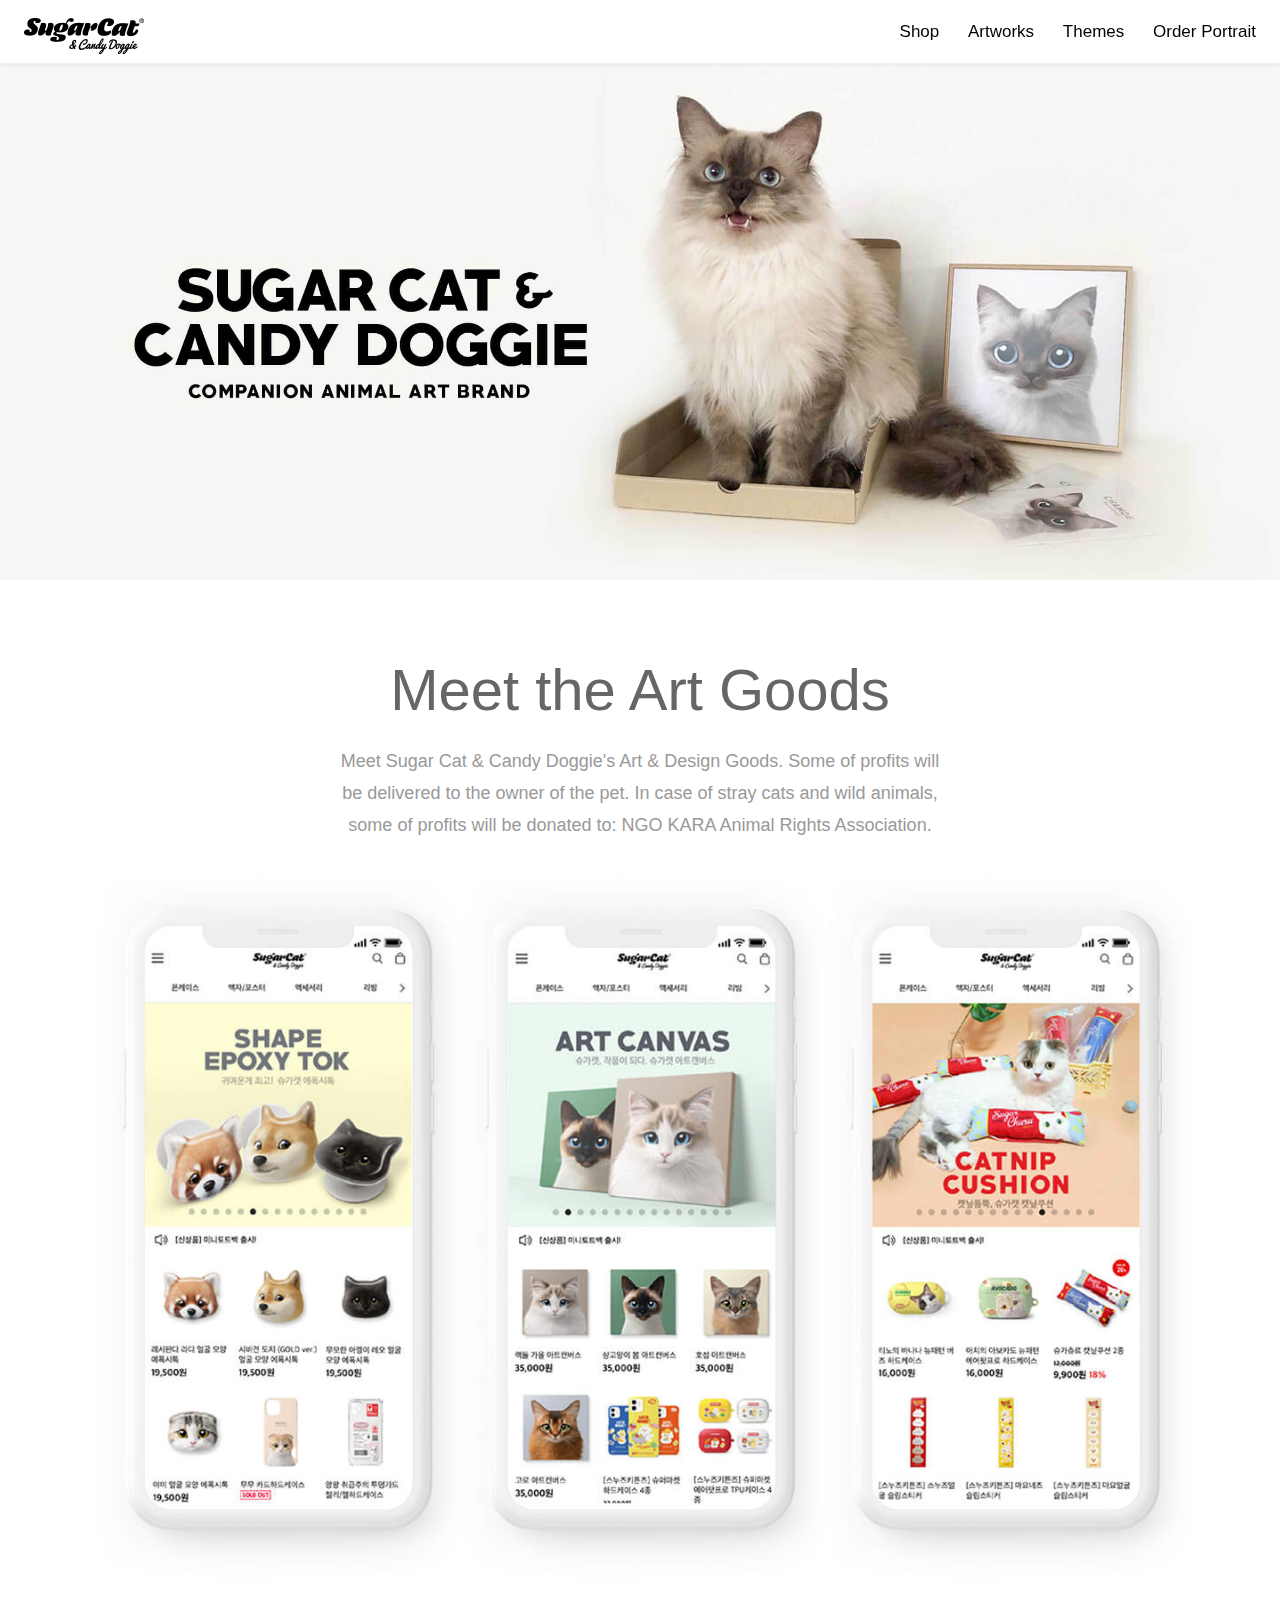
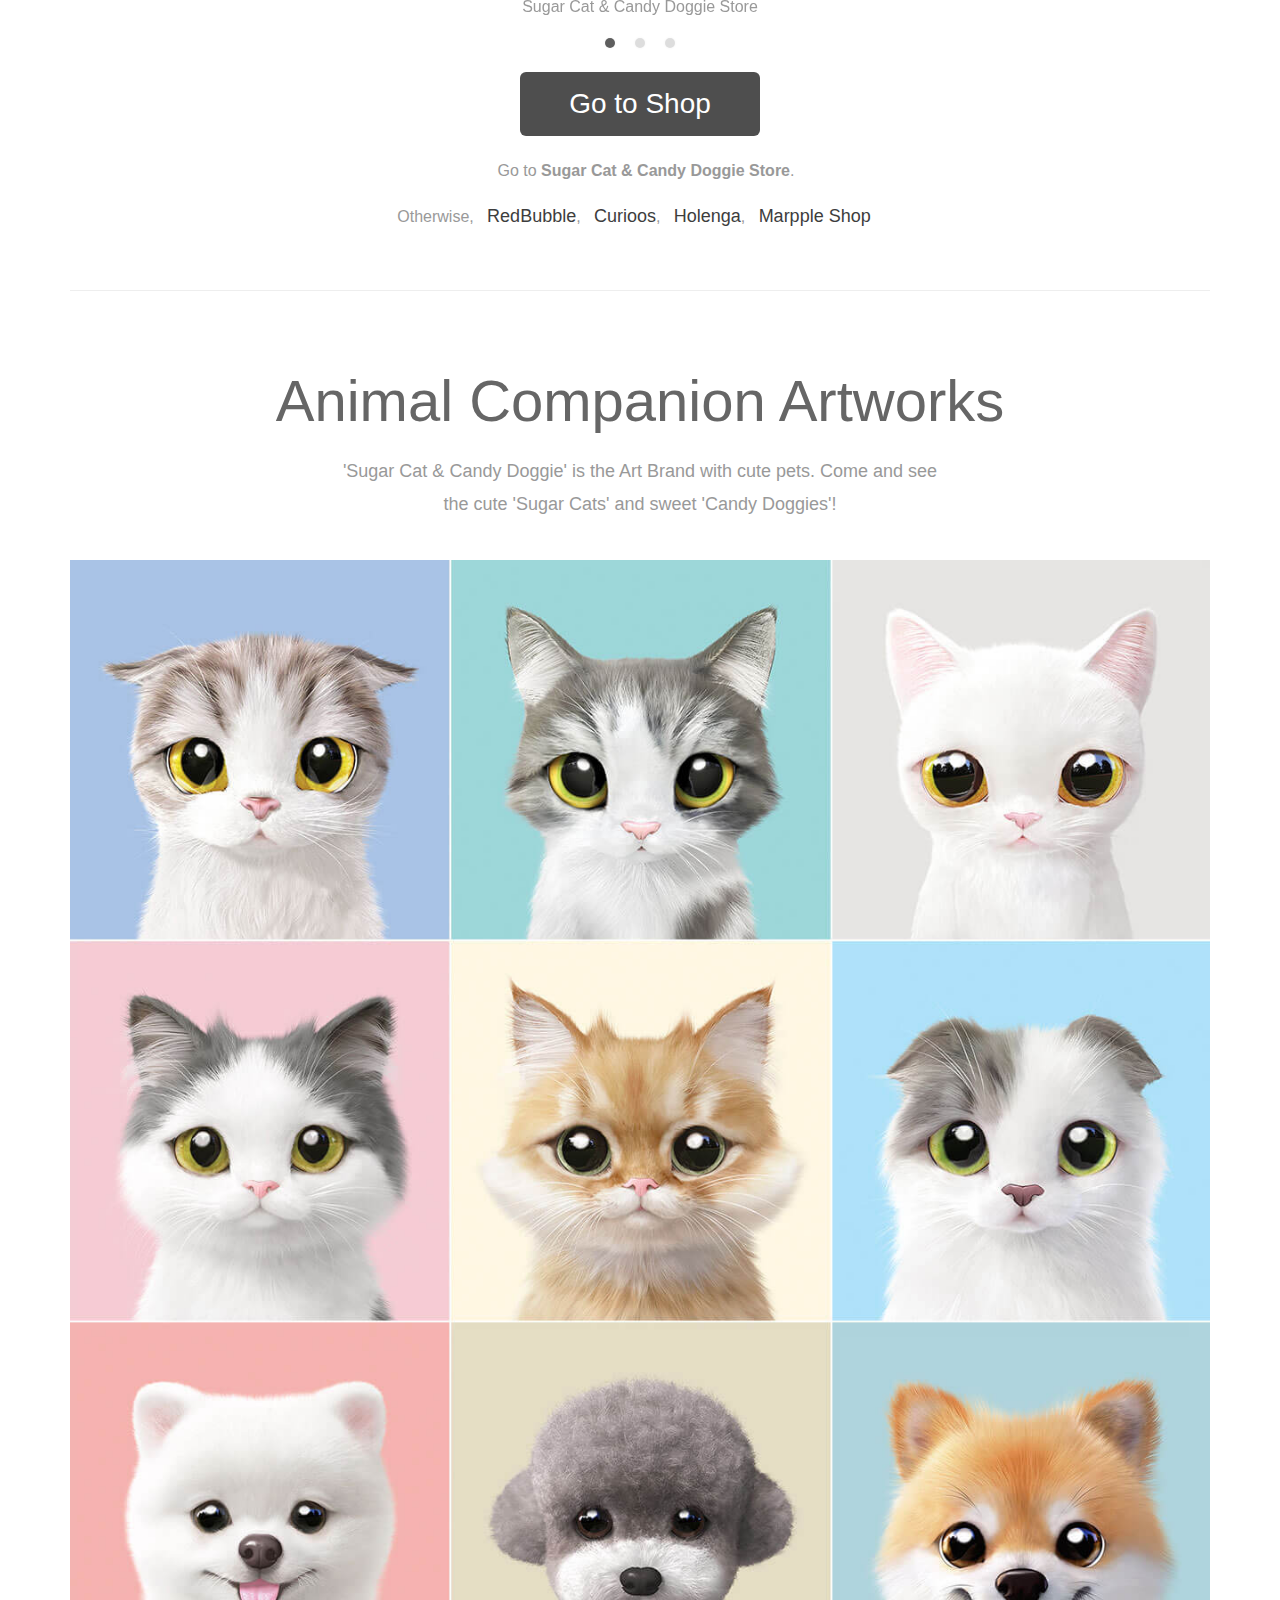
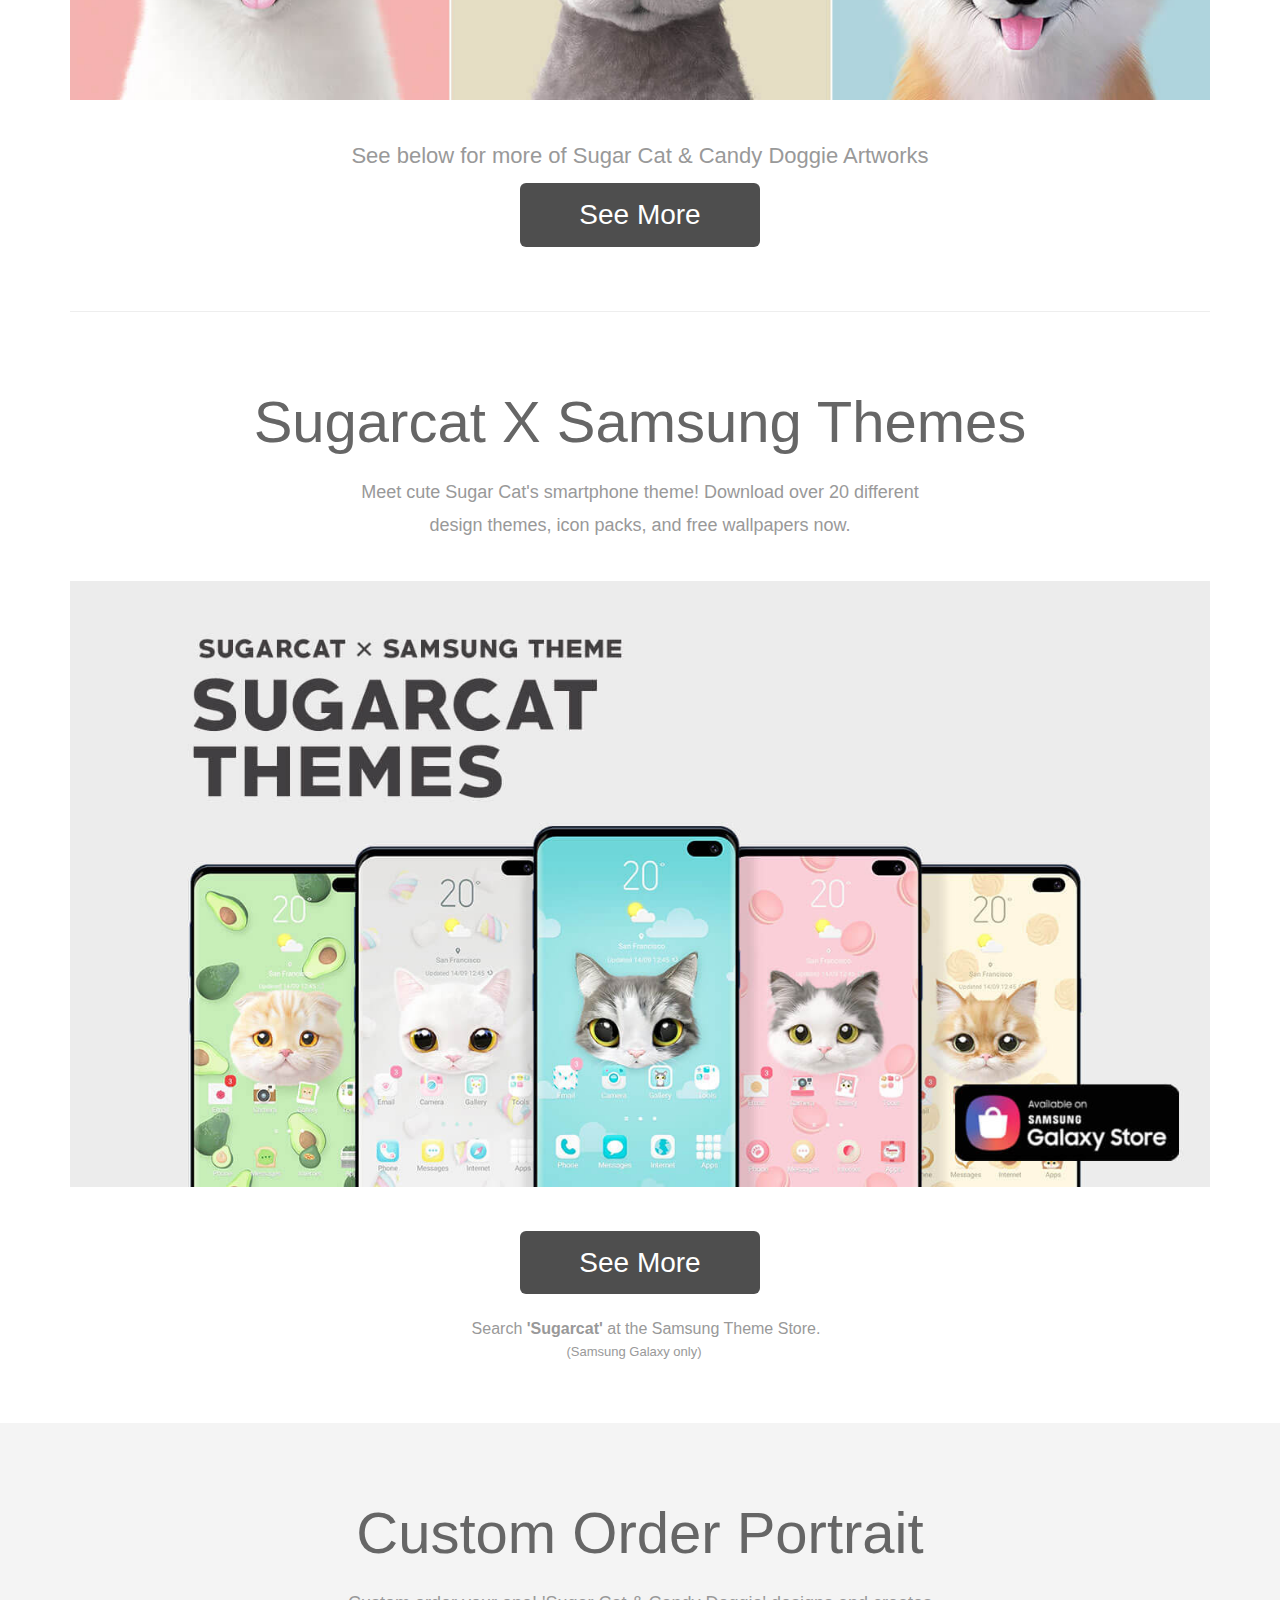
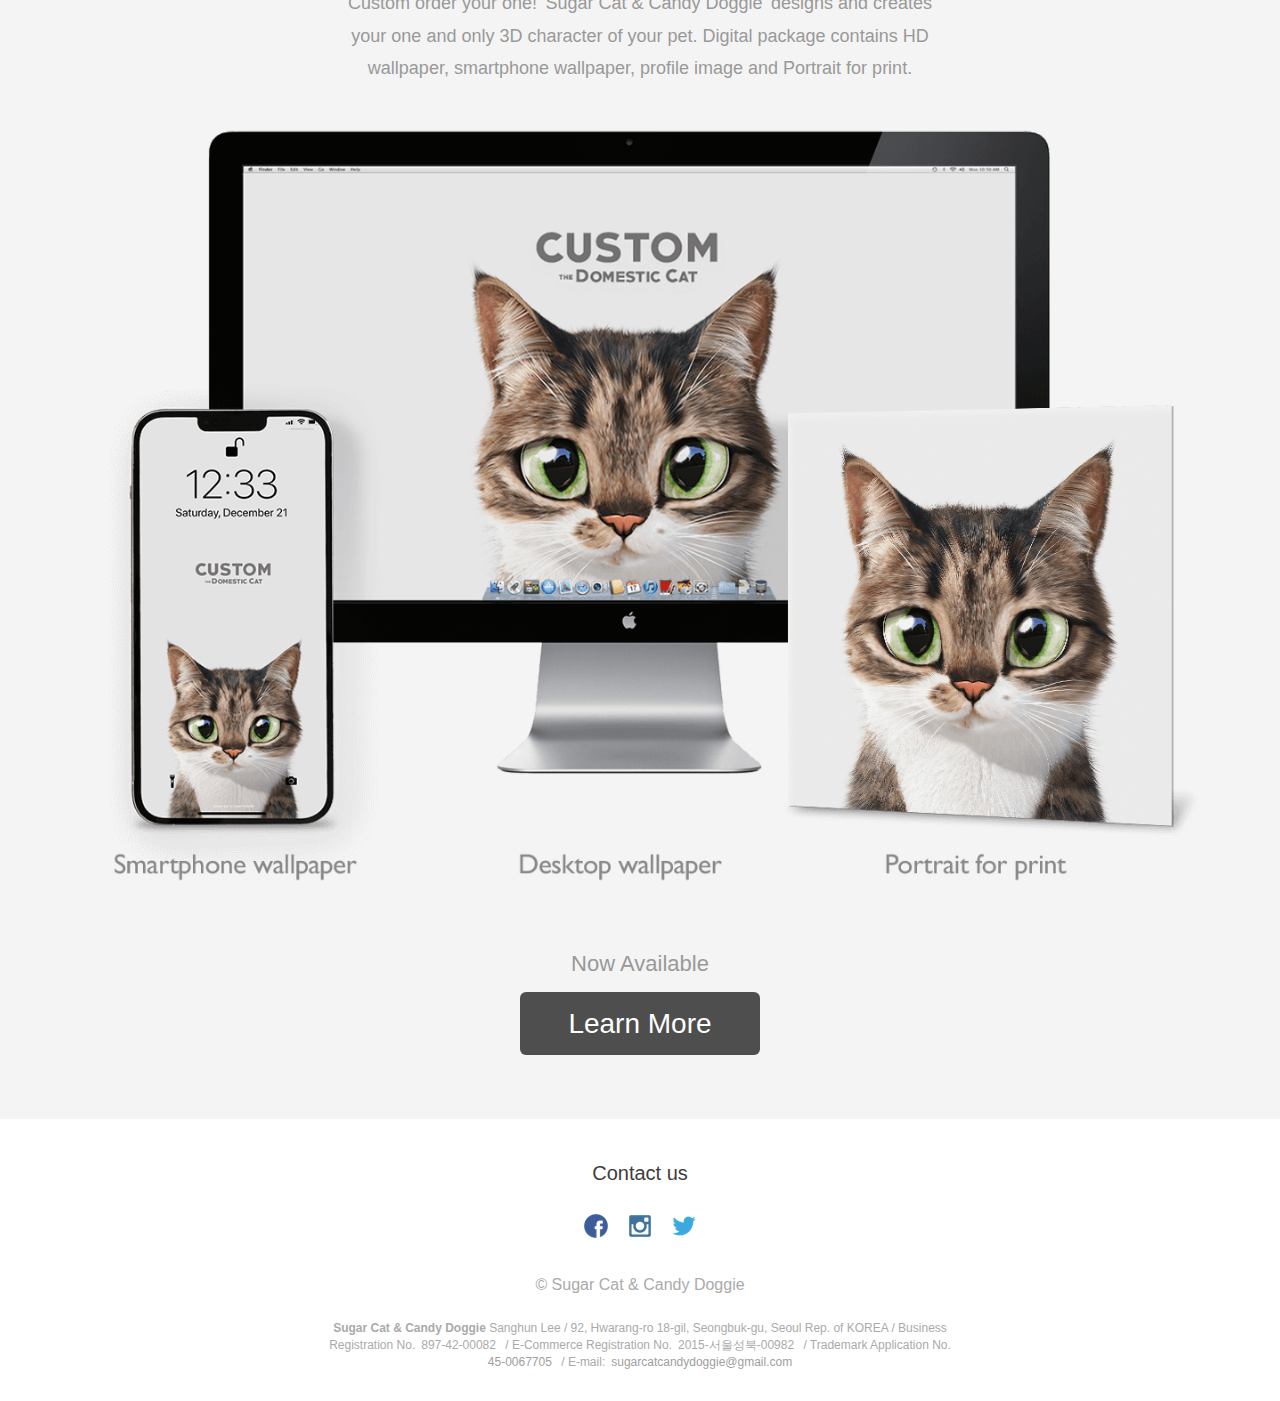
<file: index.html>
<!DOCTYPE html>
<html><head prefix="og: http://ogp.me/ns# fb: http://ogp.me/ns/fb# blog: http://ogp.me/ns/blog#">
  <title>Sugar Cat & Candy Doggie</title>
  <meta charset="UTF-8">
  <meta name="viewport" content="width=device-width, initial-scale=1, maximum-scale=1">
  <meta name="keywords" content="Sugar Cat & Candy Doggie">
  <meta name="description" content="Sugar Cat & Candy Doggie : Animal Companion Artworks">
  <meta name="facebook-domain-verification" content="ceq3soot6398t8sk7znujhn5isd12m" />

  <!-- Global site tag (gtag.js) - Google Analytics -->
  <script async src="https://www.googletagmanager.com/gtag/js?id=UA-172942750-1"></script>
  <script>
    window.dataLayer = window.dataLayer || [];
    function gtag(){dataLayer.push(arguments);}
    gtag('js', new Date());

    gtag('config', 'UA-172942750-1');
  </script>
  
  <!-- Open Graph protocol -->
  <meta property="og:description" content="Sugar Cat & Candy Doggie : Animal Companion Artworks"  />
  <meta property="og:title" content="Sugar Cat & Candy Doggie"  />
  <meta property="og:image" content="http://sugarcat.com/img/og_image.jpg" />
  <meta property="og:image:width" content="250" />
  <meta property="og:image:height" content="250" />
  <meta property="og:url" content="http://sugarcat.com" />
  <meta property="og:site_name" content="Sugar Cat & Candy Doggie" />
  <meta property="og:type" content="website" />

  <!-- icon -->
  <link rel="shortcut icon" href="favicon.ico">
  <link rel="apple-touch-icon" sizes="57x57" href="img/icon/apple-icon-57x57.png">
  <link rel="apple-touch-icon" sizes="60x60" href="img/icon/apple-icon-60x60.png">
  <link rel="apple-touch-icon" sizes="72x72" href="img/icon/apple-icon-72x72.png">
  <link rel="apple-touch-icon" sizes="76x76" href="img/icon/apple-icon-76x76.png">
  <link rel="apple-touch-icon" sizes="114x114" href="img/icon/apple-icon-114x114.png">
  <link rel="apple-touch-icon" sizes="120x120" href="img/icon/apple-icon-120x120.png">
  <link rel="apple-touch-icon" sizes="144x144" href="img/icon/apple-icon-144x144.png">
  <link rel="apple-touch-icon" sizes="152x152" href="img/icon/apple-icon-152x152.png">
  <link rel="apple-touch-icon" sizes="180x180" href="img/icon/apple-icon-180x180.png">
  <link rel="icon" type="image/png" sizes="192x192"  href="img/icon/android-icon-192x192.png">
  <link rel="icon" type="image/png" sizes="32x32" href="img/icon/favicon-32x32.png">
  <link rel="icon" type="image/png" sizes="96x96" href="img/icon/favicon-96x96.png">
  <link rel="icon" type="image/png" sizes="16x16" href="img/icon/favicon-16x16.png">
  <link rel="manifest" href="img/icon/manifest.json">
  <meta name="msapplication-TileColor" content="#ffffff">
  <meta name="msapplication-TileImage" content="img/icon/ms-icon-144x144.png">
  <meta name="theme-color" content="#ffffff">

  <link href="stylesheets/styles.css" rel="stylesheet" type="text/css" />
  <script src="https://ajax.googleapis.com/ajax/libs/jquery/1.11.3/jquery.min.js"></script>
  <script type="text/javascript">
  // Language
    var language = window.navigator.userLanguage || window.navigator.language;
    var lang = language.substr(0,2).toLowerCase()
    jQuery(document).ready(function($){ $('body').addClass(lang); });
    jQuery(document).ready(function($){
      if ($('body').hasClass('ko')) {
        $(".lang").addClass("hidden");
          return $("."+lang).removeClass("hidden");
      }
      else if ($('body').hasClass('ja')) {
        $(".lang").addClass("hidden");
          return $("."+lang).removeClass("hidden");
      }
    });

  // Smooth Scrolling
    $(function() {
    $('a[href*=#]:not([href=#])').click(function() {
      if (location.pathname.replace(/^\//,'') == this.pathname.replace(/^\//,'') && location.hostname == this.hostname) {
        var target = $(this.hash);
        target = target.length ? target : $('[name=' + this.hash.slice(1) +']');
        if (target.length) {
          $('html,body').animate({
            scrollTop: target.offset().top
            }, 1000);
            return false;
          }
        }
      });
    });
  </script>

  <!-- FlaxSlider (Index) -->
    <link rel="stylesheet" type="text/css" href="static/css/flexslider.css">
    <script type="text/javascript" src="static/js/jquery.flexslider-min.js"></script>
        <script type="text/javascript" charset="utf-8">
      $(window).load(function() {
      $('#featured').flexslider();
      $('#sugarcat_featured').flexslider({animation: "slide",animationLoop: false,slideshow: false});
      $('#candydog_featured').flexslider({animation: "slide",animationLoop: false,slideshow: false});
      $('#wildlife_featured').flexslider({animation: "slide",animationLoop: false,slideshow: false});
      });
    </script>
    <script>
      (function(i,s,o,g,r,a,m){i['GoogleAnalyticsObject']=r;i[r]=i[r]||function(){
      (i[r].q=i[r].q||[]).push(arguments)},i[r].l=1*new Date();a=s.createElement(o),
      m=s.getElementsByTagName(o)[0];a.async=1;a.src=g;m.parentNode.insertBefore(a,m)
      })(window,document,'script','//www.google-analytics.com/analytics.js','ga');
    
      ga('create', 'UA-52584728-5', 'auto');
      ga('require', 'displayfeatures');
      ga('require', 'linkid', 'linkid.js');
      ga('send', 'pageview');
    </script>

</head>
<body>

  <span id="skip_top"></span>

  <div class="nav">
    <div class="pull-left">
      <a class="nav_logo" href="#skip_top">Sugar Cat &amp; Candy Doggie</a>
    </div>
    <div class="pull-right">
      <span class="lang en"><a href="#shop">Shop</a></span>
      <span class="lang ja hidden"><a href="#shop">Shop</a></span>
      <span class="lang ko hidden"><a href="#shop">Shop</a></span>
      <a href="#artworks">Artworks</a>
      <a href="#themes">Themes</a>
      <a href="order/index.html">Order Portrait</a>
    </div>
    <div class="cb"></div>
  </div>
  <div class="content_wrapper">
    <div class="cover"></div>

    <div class="container">
      <div id="shop" class="nav_link_position"></div>
      <div class="main_content border_bottom">

        <h1 class="heading large">
          <span class="lang en">Meet the Art Goods</span>
          <span class="lang ja hidden">アート商品を紹介します。</span>
          <span class="lang ko hidden">아트상품을 만나보세요.</span>
        </h1>

        <p class="main_desc">
          <span class="lang en">Meet Sugar Cat &amp; Candy Doggie's Art &amp; Design Goods. Some of profits will be delivered to the owner of the pet. In case of stray cats and wild animals, some of profits will be donated to: NGO KARA Animal Rights Association.</span>
          <span class="lang ja hidden">シュガーキャット&amp;キャンディドギーの作品でいろんなアート商品とデザイン商品の販売を行っています。販売収益の一部は該当モデルの元となったペットの主に支給されます。また、野良猫や野良犬、野生動物がモデルの場合は動物保護団体のKARAに寄付しています。</span>
          <span class="lang ko hidden">슈가캣 &amp; 캔디도기 작품들로 다양한 아트상품과 디자인 상품을 판매합니다. 상품 수익금의 일부는 해당 모델인 반려동물의 반려인에게 전해집니다. 길고양이나 유기견 그리고 야생동물이 모델인 경우, 동물권행동 카라(KARA)에 기부됩니다.</span>
        </p>

        <!-- 
        <div class="main_img_wrapper">
          <img src="img/shop_sample.jpg" class="img" alt="Sugarcat shop">
        </div>
        -->

        <!--slides -->
        
          <div id="featured" class="flexslider photo">
            <ul class="slides">
                <!--christmas edition
                 <li><img src="img/shop_christmas.jpg" alt="Shop on Sugarcat">
                  <p class="caption lang en">Christmas season OPEN!</p>
                  <p class="caption lang ja hidden">Christmas season OPEN!</a></p>
                  <p class="caption lang ko hidden">크리스마스 시즌 상품이 출시되었습니다!</p>
                </li> -->
                
                <li><img src="img/shop_sugarcat.jpg" alt="Shop on Sugarcat">
                  <p class="caption lang en">Sugar Cat & Candy Doggie Store</p>
                  <p class="caption lang ja hidden">Sugar Cat & Candy Doggie Store</a></p>
                  <p class="caption lang ko hidden">슈가캣&amp;캔디도기 쇼핑몰</p>
                </li>
                
                <li><img src="img/shop_redbubble2.jpg" alt="Shop on Sugarcat">
                  <p class="caption lang en">Sugar Cat Shop on RedBubble</p>
                  <p class="caption lang ja hidden">Sugar Cat Shop on RedBubble</p>
                  <p class="caption lang ko hidden">RedBubble 아티스트 샵 (전세계배송)</p>
                </li>
                <!--offthegallery
                <li><img src="img/shop_offthegallery.jpg" alt="Shop on Sugarcat">
                  <p class="caption lang en">Sugar Cat on OFF THE GALLERY</p>
                  <p class="caption lang ja hidden">Sugar Cat on OFF THE GALLERY</p>
                  <p class="caption lang ko hidden">오프더갤러리 아티스트 샵</p>
                </li> -->

                <li><img src="img/shop_curioos.jpg" alt="Shop on Sugarcat">
                  <p class="caption lang en">Wall Art Shop on Curioos</p>
                  <p class="caption lang ja hidden">Wall Art Shop on Curioos</p>
                  <p class="caption lang ko hidden">Curioos 아트프린트 샵 (전세계배송)</p>
                </li>
                
                <!--<li><img src="img/shop_holenga.jpg" alt="Shop on Sugarcat">
                  <p class="caption lang en">Persnal Accesssories Shop on Holenga</p>
                  <p class="caption lang ja hidden">Persnal Accesssories Shop on Holenga</p>
                  <p class="caption lang ko hidden">Holenga 퍼스널 악세사리 샵 (전세계배송)</p>
                </li>-->
            </ul>
          </div>

        <br><br>

        <!--shop btn -->
          <div class="btn_wrapper">
            <!--<p class="btn_header_info">
              <span class="lang en">Now Available</span>
              <span class="lang ja hidden">Now Available</span>
              <span class="lang ko hidden">지금 만나보세요!</span>
            </p>-->
            <div class="lang en"><a class="btn" href="https://sugarcat.shop" >
            Go to Shop</a></div>
            <div class="lang ja hidden"><a class="btn" href="https://sugarcat.shop" >
            ショップに行く</a></div>
            <div class="lang ko hidden"><a class="btn" href="https://sugarcats.co.kr/" >
            샵 바로가기</a></div>

            <br>
            <span class="main_info lang en">Go to <b>Sugar Cat & Candy Doggie Store</b>.<br><br>Otherwise,&nbsp;&nbsp;
              <a class="text_btn_small" href="https://www.redbubble.com/people/sugarcat/shop/recent" target="_blank">RedBubble</a>,&nbsp;&nbsp;
              <a class="text_btn_small" href="https://www.curioos.com/sugarcat" target="_blank">Curioos</a>,&nbsp;&nbsp;
              <a class="text_btn_small" href="https://www.holenga.com/" target="_blank">Holenga</a>,&nbsp;&nbsp;
              <a class="text_btn_small" href="https://marpple.shop/en/sugarcat" target="_blank">Marpple Shop</a></span>

            <span class="main_info lang ja hidden"><b>Sugar Cat & Candy Doggie Store</b>ショッピングモールに移動します。<br><br>他のショップをお探しですか？&nbsp;&nbsp;
              <a class="text_btn_small" href="https://www.redbubble.com/people/sugarcat/shop/recent" target="_blank">RedBubble</a>,&nbsp;&nbsp;
              <a class="text_btn_small" href="https://www.curioos.com/sugarcat" target="_blank">Curioos</a>,&nbsp;&nbsp;
              <a class="text_btn_small" href="https://www.holenga.com/" target="_blank">Holenga</a>,&nbsp;&nbsp;
              <a class="text_btn_small" href="https://marpple.shop/jp/sugarcat" target="_blank">Marpple Shop</a></span>

            <span class="main_info lang ko hidden"><b>슈가캣&amp;캔디도기 쇼핑몰</b>로 연결됩니다.<br><br>다른 샵을 찾으시나요?<br>
              <a class="text_btn_small" href="https://smartstore.naver.com/sugarcat" target="_blank">슈가캣&amp;캔디도기 스마트스토어</a>,<br>
              <a class="text_btn_small" href="https://store.coupang.com/link/sugarcat" target="_blank">쿠팡</a>,&nbsp;&nbsp;
              <a class="text_btn_small" href="http://www.babosarang.co.kr/brand/brand_focus.php?brand_code=XZY" target="_blank">바보사랑</a>,&nbsp;&nbsp;
              <a class="text_btn_small" href="https://marpple.shop/kr/sugarcat" target="_blank">마플샵</a>
              <br>
              <a class="text_btn_small" href="https://www.redbubble.com/people/sugarcat/shop/recent" target="_blank">RedBubble</a>,&nbsp;&nbsp;
              <a class="text_btn_small" href="https://www.curioos.com/sugarcat" target="_blank">Curioos</a>,&nbsp;&nbsp;
              <a class="text_btn_small" href="https://www.holenga.com/" target="_blank">Holenga</a></span>



            
            <!--<div class="main_info">
              <div class="lang en">(If you're Korean, Click <a class="text_btn_small" href="https://sugarcats.co.kr/" target="_blank">here</a>.)
            </div>
            </div>-->
          </div>
      </div>
    </div>

<!--만우절 미세먼지 이벤트 
  <div class="">
         <a class="lang en" href="finedust/index.html"><img src="img/finedust/banner.jpg" class="banner img no_margin" alt="finedust"></a>
         <a class="lang ja hidden" href="finedust/index.html"><img src="img/finedust/banner.jpg" class="banner img no_margin" alt="finedust"></a>
         <a class="lang ko hidden" href="finedust/index.html"><img src="img/finedust/banner.jpg" class="banner img no_margin" alt="finedust"></a>
  </div>
// 만우절 미세먼지 이벤트 -->

<!--OVERCATCH BANNER
  <div class="overcatch_banner_bg">
    <div class="container no_margin">
      <div class="main_content no_margin">

      <div id="artworks" class="nav_link_position"></div>
      <div id="artworks2" class="nav_link_position2"></div>
      
        <div class="main_img_wrapper no_margin">
         <a class="lang en" href="overcatch/index.html"><img src="img/overcatch/overcatch_banner.jpg" class="img no_margin" alt="overcatch"></a>
         <a class="lang ja hidden" href="overcatch/index.html"><img src="img/overcatch/overcatch_banner.jpg" class="img no_margin" alt="overcatch"></a>
         <a class="lang ko hidden" href="overcatch/index.html"><img src="img/overcatch/overcatch_banner.jpg" class="img no_margin" alt="overcatch"></a>
        </div>
      </div>
    </div>
  </div>
// OVERCATCH BANNER -->


<!-- NFT banner 
  <div class="">
         <a class="lang en" href="https://opensea.io/collection/sugarcatcandydoggie"><img src="img/banner_nft.jpg" class="banner img no_margin" alt="sugarcat nft"></a>
         <a class="lang ja hidden" href="https://opensea.io/collection/sugarcatcandydoggie"><img src="img/banner_nft.jpg" class="banner img no_margin" alt="sugarcat nft"></a>
         <a class="lang ko hidden" href="https://opensea.io/collection/sugarcatcandydoggie"><img src="img/banner_nft.jpg" class="banner img no_margin" alt="sugarcat nft"></a>
  </div>
// NFT banner -->

    <div class="container">

      <div class="main_content border_bottom">

      <div id="artworks" class="nav_link_position"></div>
      <div id="artworks2" class="nav_link_position2"></div>

        <h1 class="heading large">
          <span class="lang en">Animal Companion Artworks</span>
          <span class="lang ja hidden">可愛いペット作品</span>
          <span class="lang ko hidden">귀여운 반려동물 작품들</span>
        </h1>

        <p class="main_desc">
          <span class="lang en">'Sugar Cat &amp; Candy Doggie' is the Art Brand with cute pets. Come and see the cute 'Sugar Cats' and sweet 'Candy Doggies'!</span>
          <span class="lang ja hidden">シュガーキャット&amp;キャンディドギーは可愛いペットたちのアートブランドです。世界に一つだけのペットキャラクターである愛らしい猫「シュガーキャット」と甘い犬「キャンディドギー」をどうぞ！</span>
          <span class="lang ko hidden">슈가캣 &amp; 캔디도기는 귀여운 반려동물들과 함께 하는 아트 브랜드입니다. 세상에서 단 하나뿐인 반려동물 캐릭터, 사랑스런 고양이 ‘슈가캣’과 달콤한 강아지 ‘캔디도기’를 만나보세요!</span>
        </p>
        <div class="main_img_wrapper">
          <img src="img/portfolio_sample.jpg" class="img" alt="Sugarcat Portfolio">
        </div>

        <div class="btn_wrapper">
          <p class="btn_header_info">
            <span class="lang en">See below for more of Sugar Cat &amp; Candy Doggie Artworks</span>
            <span class="lang ja hidden">シュガーキャット&amp;キャンディドギーのほかの作品もご覧ください</span>
            <span class="lang ko hidden">슈가캣 &amp; 캔디도기의 더 많은 작품을 감상하세요.</span>
          </p>
          <div class="lang en"><a class="btn" href="https://www.behance.net/sugarcats" >
          See More</a></div>
          <div class="lang ja hidden"><a class="btn" href="https://www.behance.net/sugarcats" >
          もっと見る</a></div>
          <div class="lang ko hidden"><a class="btn" href="http://www.grafolio.com/sugarcat" >
          더 보기</a></div>
        </div>
      </div>
    </div>
  </div>




<div class="container">

      <div class="main_content">

      <div id="themes" class="nav_link_position"></div>
      <div id="themes2" class="nav_link_position2"></div>

        <h1 class="heading large">
          <span class="lang en">Sugarcat X Samsung Themes</span>
          <span class="lang ja hidden">シュガーキャットXサムスンテーマ</span>
          <span class="lang ko hidden">슈가캣 X 삼성 테마</span>
        </h1>

        <p class="main_desc">
          <span class="lang en">Meet cute Sugar Cat's smartphone theme! Download over 20 different design themes, icon packs, and free wallpapers now.</span>
          <span class="lang ja hidden">可愛らしくて可愛いシュガーキャットのスマートフォンのテーマを満たす！ 20種類以上もの様々なデザインのテーマとアイコンパック、無料の壁紙を今ダウンロードしてください。</span>
          <span class="lang ko hidden">아기자기하고 귀여운 슈가캣의 스마트폰 테마를 만나보세요! 20여개가 넘는 다양한 디자인 테마와 아이콘팩, 그리고 무료 배경화면을 지금 다운받으세요.</span>
        </p>
        <div class="main_img_wrapper">
          <img src="img/themes_sample.jpg" class="img" alt="Sugarcat Portfolio">
        </div>

        <div class="btn_wrapper">
          <!--<p class="btn_header_info">
            <span class="lang en">Search 'Sugarcat' at the Samsung Theme Store.(Samsung Galaxy only)</span>
            <span class="lang ja hidden">サムスンテーマストアで「シュガーキャット」を検索してください。（サムスンギャラクシーのみ）</span>
            <span class="lang ko hidden">삼성테마스토어에서 '슈가캣'을 검색해주세요.(삼성갤럭시 전용)</span>
          </p>-->
          <div class="lang en"><a class="btn" href="https://galaxy.store/sugarcat" >
          See More</a></div>
          <div class="lang ja hidden"><a class="btn" href="https://galaxy.store/sugarcat" >
          もっと見る</a></div>
          <div class="lang ko hidden"><a class="btn" href="https://galaxy.store/sugarcat" >
          더 보기</a></div>
          <br>
          <span class="main_info lang en">Search <b>'Sugarcat'</b> at the Samsung Theme Store.<br><font size="2">(Samsung Galaxy only)</font></span>

          <span class="main_info lang ja hidden">サムスンテーマストアで<b>「シュガーキャット」</b>を検索してください。<br><font size="2">（サムスンギャラクシーのみ）</font></span>

          <span class="main_info lang ko hidden">삼성테마스토어에서 <b>'슈가캣'</b>을 검색해주세요.<br><font size="2">(삼성갤럭시 전용)</font></span>
        </div>

      </div>
    </div>
  </div>



  <div class="order_content">
    <div class="container">
      <div id="order" class="nav_link_position"></div>
      <div class="main_content">
        <h1 class="heading large">
          <span class="lang en">Custom Order Portrait</span>
          <span class="lang ja hidden">特注制作のペットの肖像画</span>
          <span class="lang ko hidden">주문제작 반려동물 초상화</span>
        </h1>

          <p class="main_desc">
            <span class="lang en">Custom order your one! 'Sugar Cat &amp; Candy Doggie' designs and creates your one and only 3D character of your pet. Digital package contains HD wallpaper, smartphone wallpaper, profile image and Portrait for print.</span>
            <span class="lang ja hidden">あなたのペットの肖像画を特注できます。あなたのペットもシュガーキャット&amp;キャンディドギーの３Dキャラクター肖像画にすることができます。デジタルパッケージとアートフレーム、スマホケースを今すぐご覧ください！</span>
            <span class="lang ko hidden">당신의 반려동물 초상화를 주문하세요. 슈가캣 &amp; 캔디도기 초상화는 당신의 반려동물을 3D 캐릭터 초상화로 제작해 드립니다. 디지털패키지와 아트프레임, 폰케이스 상품을 지금 만나보세요!</span>
          </p>
        <div class="main_img_wrapper">
            <img src="img/portrait_sample.png" class="lang en img" alt="Sugarcat portrait">
            <img src="img/portrait_sample.png" class="lang ja hidden img" alt="Sugarcat portrait">
            <img src="img/portrait_sample_kr.png" class="lang ko hidden img" alt="Sugarcat portrait">
        </div>
        <div class="btn_wrapper">
          <p class="btn_header_info">
            <span class="lang en">Now Available</span>
            <span class="lang ja hidden">今すぐご注文を！</span>
            <span class="lang ko hidden">지금 주문하세요!</span>
          </p>
          <div class="lang en"><a class="btn" href="order/index.html">
          Learn More</a></div>
          <div class="lang ja hidden"><a class="btn" href="order/index.html">
          もっと見る</a></div>
          <div class="lang ko hidden"><a class="btn" href="order/index.html">
          더 알아보기</a></div>
          
        </div>
      </div>
    </div>
  </div>

  <div class="container">
    <div class="text_btn_wrapper">
      <a class="text_btn" href="mailto:sugarcatcandydoggie@gmail.com?subject=Hello! Sugar Cat and Candy Doggie">Contact us</a>
    </div>
    <div class="links">
      <a class="link link_facebook" href="http://facebook.com/sugarcatcandydoggie" target="_blank">Facebook</a>
      <a class="link link_instagram" href="http://instagram.com/sugarcat_candydoggie" target="_blank">Instagram</a>    
      <a class="link link_twitter"href="http://twitter.com/sugarcat_doggie" target="_blank">Twitter</a>
    </div>

    <div class="copyright">
      <a class="gray" href="http://sugarcat.com" target="_blank">
        <span class="lang en">&copy; Sugar Cat &amp; Candy Doggie</span>
        <span class="lang ja hidden">&copy; Sugar Cat &amp; Candy Doggie</span>
        <span class="lang ko hidden">&copy; Sugar Cat &amp; Candy Doggie</span>
      </a>
      <br>
      <p class="seller_info">

        <span class="lang en"><b>Sugar Cat &amp; Candy Doggie</b> Sanghun Lee / 92, Hwarang-ro 18-gil, Seongbuk-gu, Seoul Rep. of KOREA / Business Registration No.<span>897-42-00082</span> / E-Commerce Registration No.<span>2015-서울성북-00982</span> / Trademark Application No.<span><a href="http://goo.gl/RbmPbz" target="_blank">45-0067705</a></span> / E-mail:<span><a href="mailto:sugarcatcandydoggie@gmail.com">sugarcatcandydoggie@gmail.com</a></span></span>

        <span class="lang ja hidden"><b>Sugar Cat &amp; Candy Doggie</b> Sanghun Lee / 92, Hwarang-ro 18-gil, Seongbuk-gu, Seoul Rep. of KOREA / Business Registration No.<span>897-42-00082</span> / E-Commerce Registration No.<span>2015-서울성북-00982</span> / Trademark Application No.<span><a href="http://goo.gl/RbmPbz" target="_blank">45-0067705</a></span> / E-mail:<span><a href="mailto:sugarcatcandydoggie@gmail.com">sugarcatcandydoggie@gmail.com</a></span></span>

        <span class="lang ko hidden"><b>슈가캣&amp;캔디도기</b> 이상훈 / 서울특별시 성북구 화랑로18길 92 / 사업자등록번호:<span>897-42-00082</span> / 통신판매업 신고번호:<span>2015-서울성북-00982</span> / 상표등록번호:<span><a href="http://goo.gl/RbmPbz" target="_blank">제45-0067705호</a></span> / 전화번호:<span><a href="tel:821048472161">070-8839-5990</a></span> / 이메일:<span><a href="mailto:sugarcatcandydoggie@gmail.com">sugarcatcandydoggie@gmail.com</a></span></span>

      </p>
    </div>

  </div>    
    

  
</body>
</html>
</file>
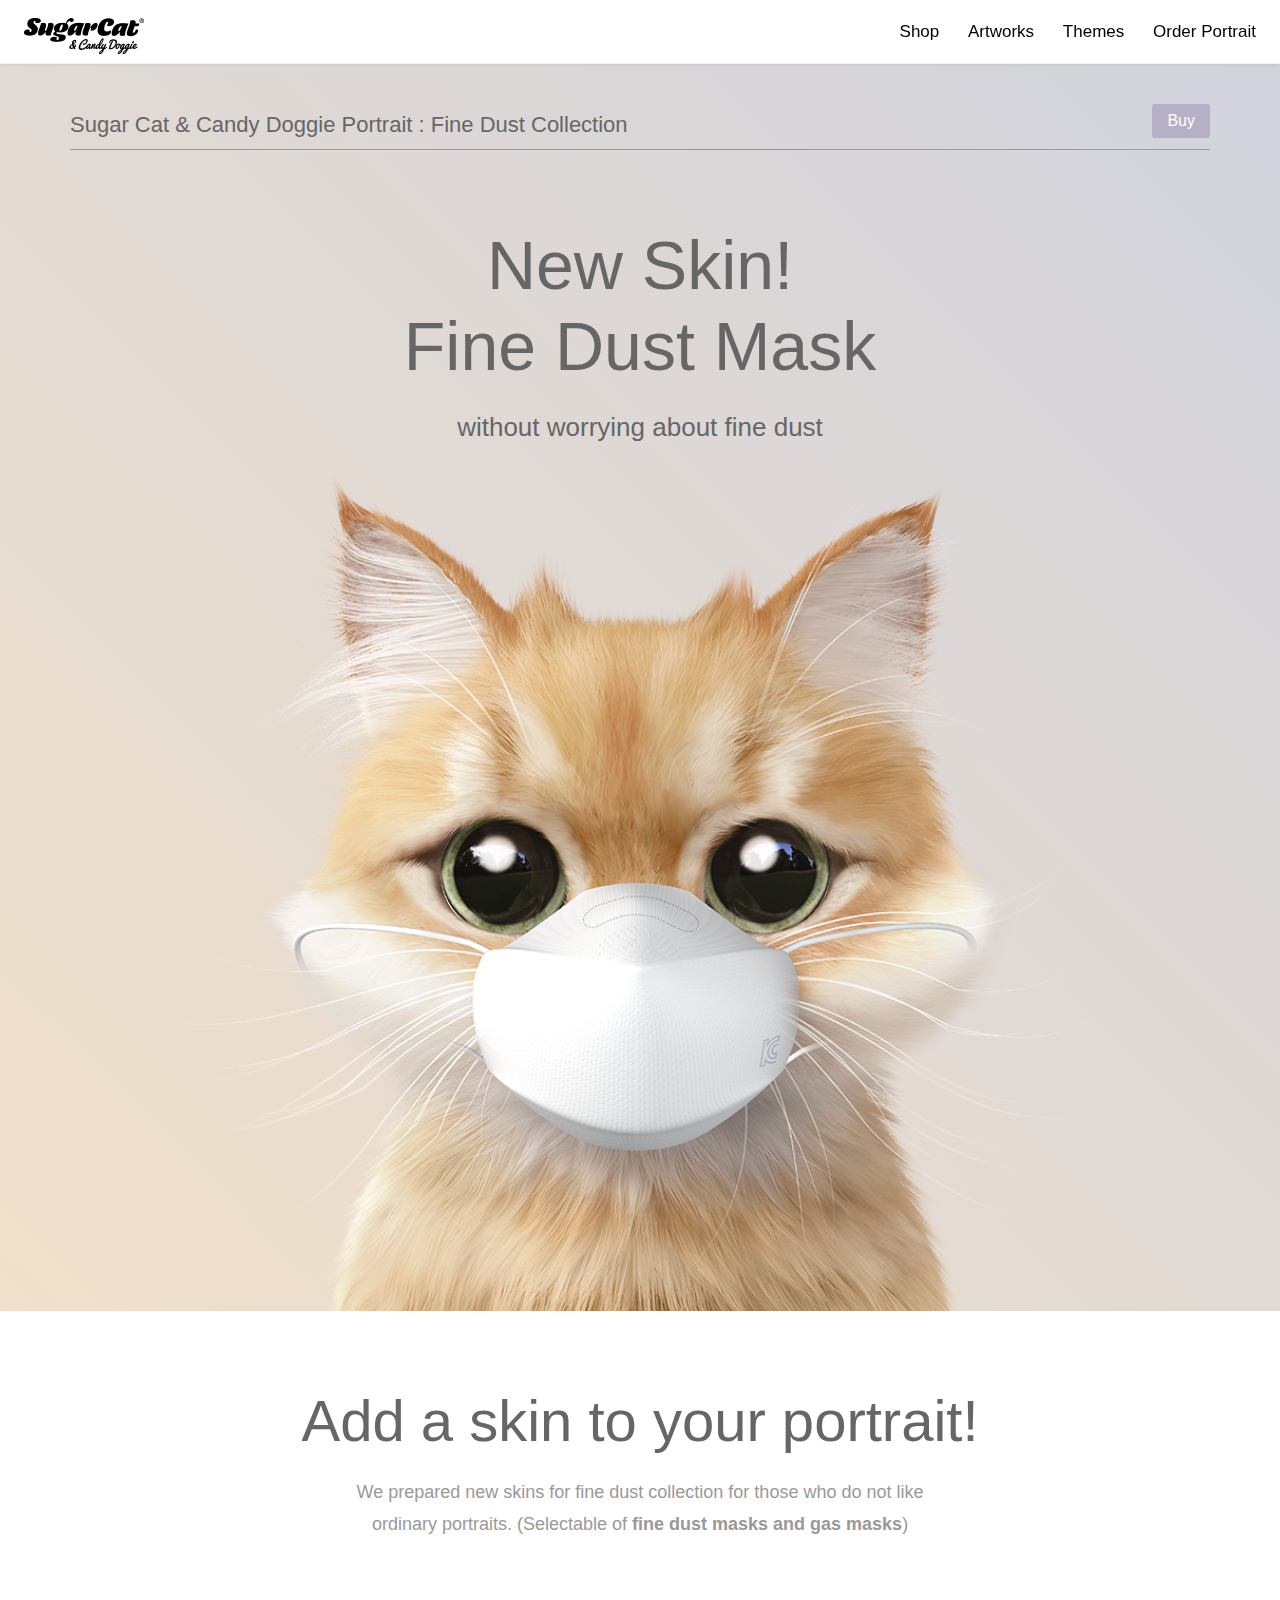
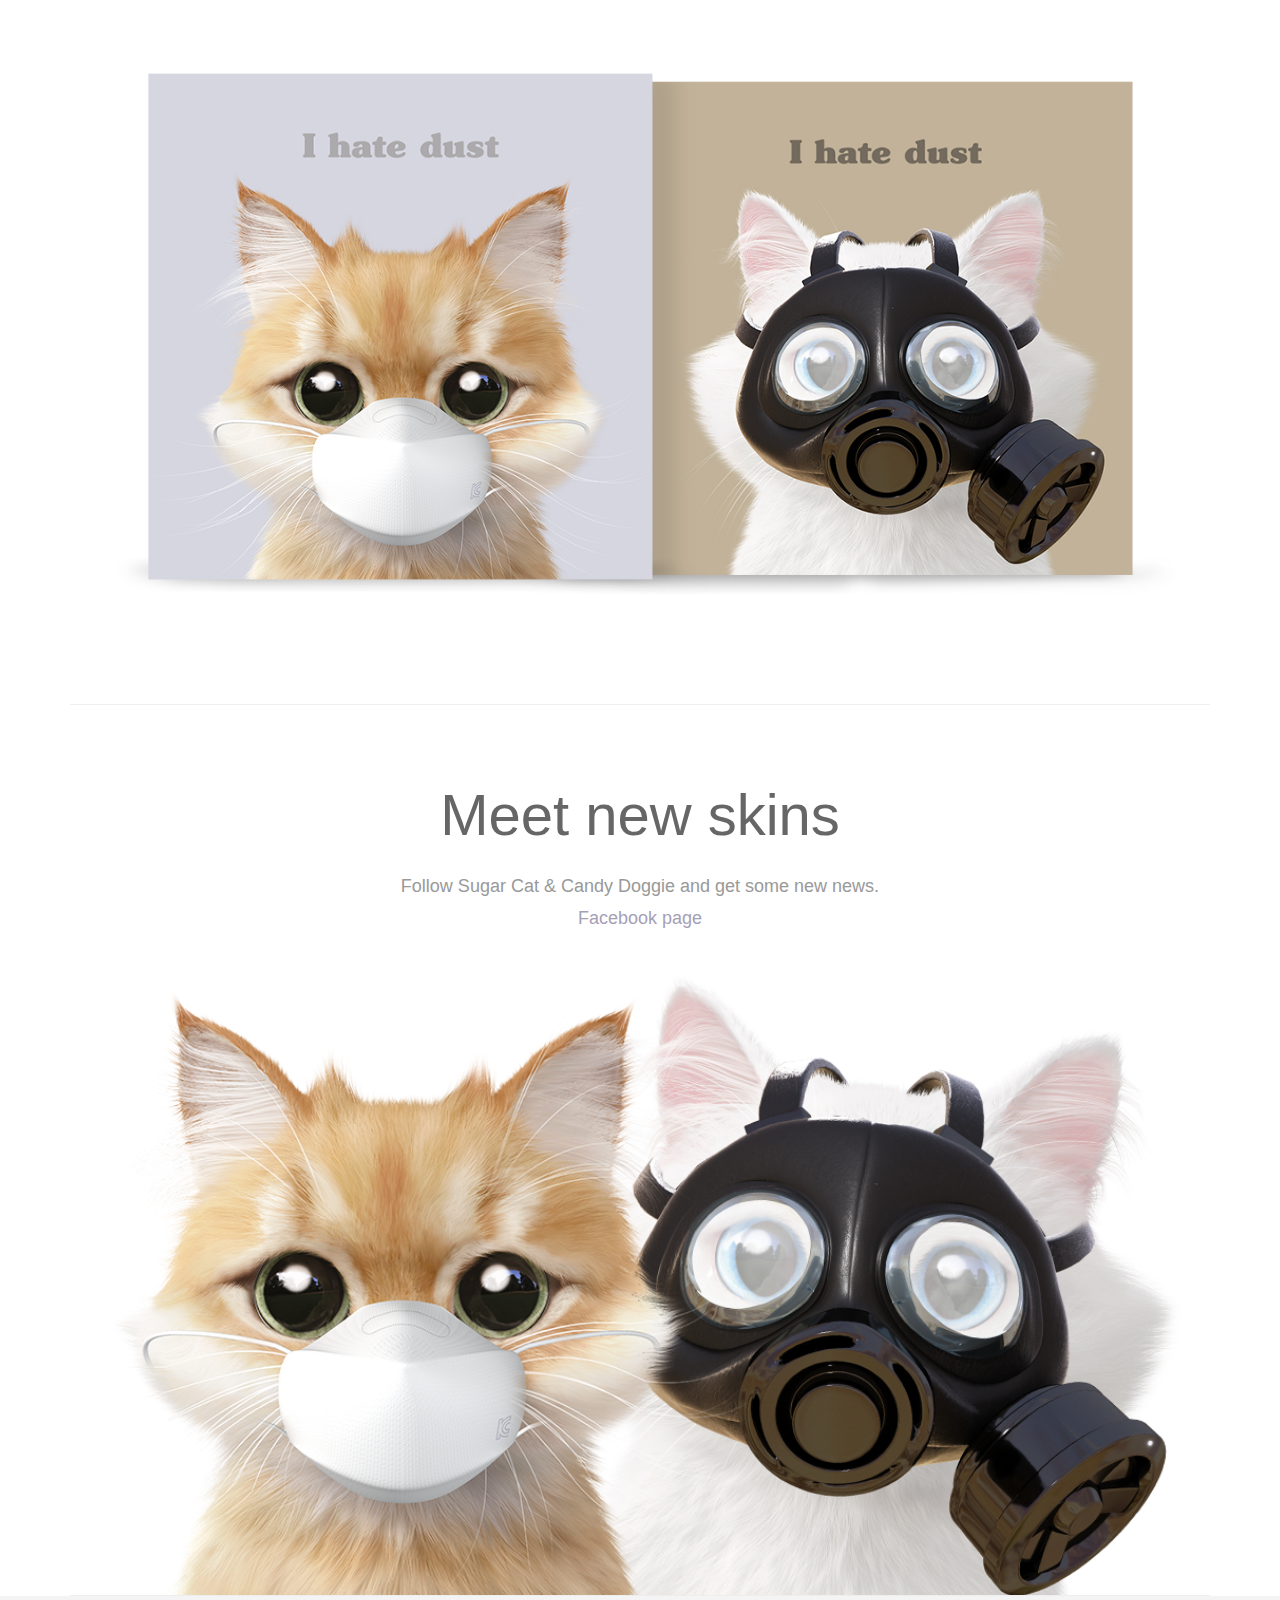
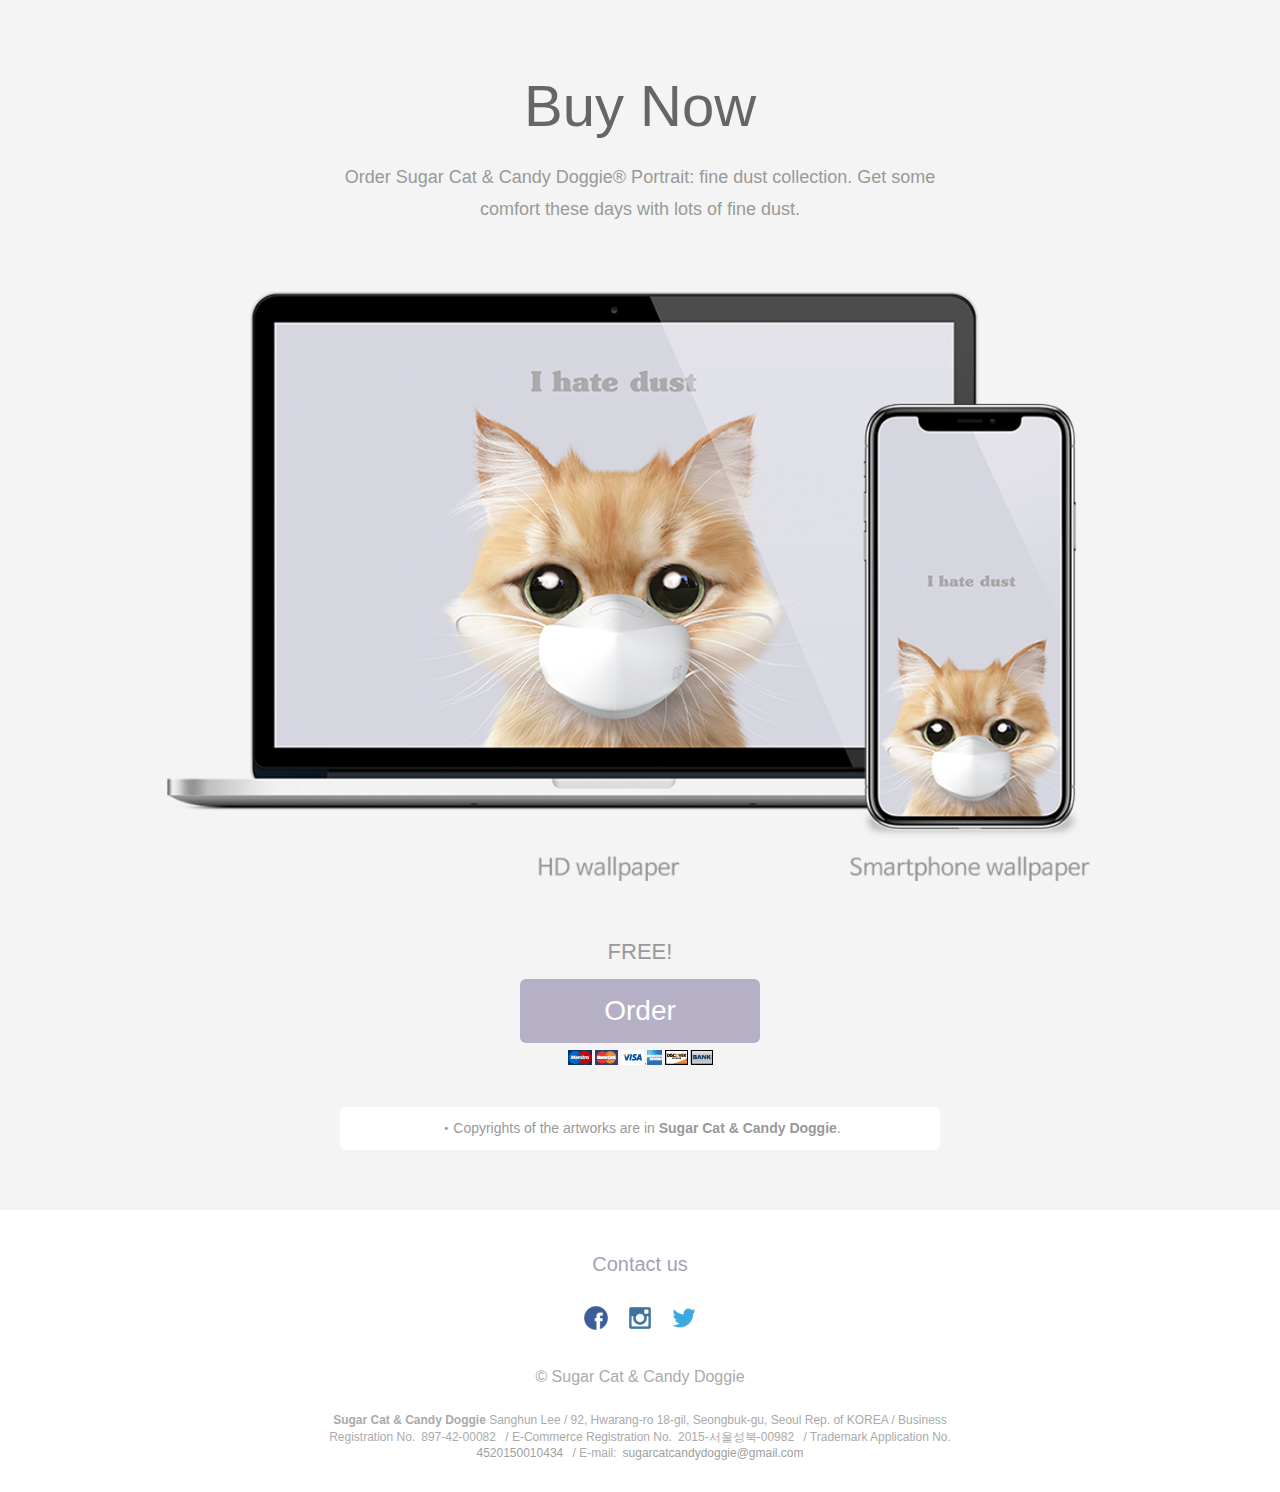
<file: finedust/index.html>
<!DOCTYPE html>
<html><head prefix="og: http://ogp.me/ns# fb: http://ogp.me/ns/fb# blog: http://ogp.me/ns/blog#">
  <title>Sugar Cat & Candy Doggie Fine Dust Collection</title>
  <meta charset="UTF-8">
  <meta name="viewport" content="width=device-width, initial-scale=1, maximum-scale=1">
  <meta name="keywords" content="Sugar Cat & Candy Doggie, Fine Dust Collection, 미세먼지 컬랙션">
  <meta name="description" content="Overcatch the Overwatch Fan Art by Sugar Cat & Candy Doggie">
  
  <!-- Open Graph protocol -->
  <meta property="og:description" content="Sugar Cat & Candy Doggie Fine Dust Collection"  />
  <meta property="og:title" content="Sugar Cat & Candy Doggie Fine Dust Collection"  />
  <meta property="og:image" content="http://sugarcat.com/img/finedust/banner.jpg" />
  <meta property="og:image:width" content="1218" />
  <meta property="og:image:height" content="560" />
  <meta property="og:url" content="http://sugarcat.com/finedust" />
  <meta property="og:site_name" content="Sugar Cat & Candy Doggie Fine Dust Collection" />
  <meta property="og:type" content="website" />

  <!-- icon -->
  <link rel="shortcut icon" href="favicon.ico">
  <link rel="apple-touch-icon" sizes="57x57" href="../img/icon/apple-icon-57x57.png">
  <link rel="apple-touch-icon" sizes="60x60" href="../img/icon/apple-icon-60x60.png">
  <link rel="apple-touch-icon" sizes="72x72" href="../img/icon/apple-icon-72x72.png">
  <link rel="apple-touch-icon" sizes="76x76" href="../img/icon/apple-icon-76x76.png">
  <link rel="apple-touch-icon" sizes="114x114" href="../img/icon/apple-icon-114x114.png">
  <link rel="apple-touch-icon" sizes="120x120" href="../img/icon/apple-icon-120x120.png">
  <link rel="apple-touch-icon" sizes="144x144" href="../img/icon/apple-icon-144x144.png">
  <link rel="apple-touch-icon" sizes="152x152" href="../img/icon/apple-icon-152x152.png">
  <link rel="apple-touch-icon" sizes="180x180" href="../img/icon/apple-icon-180x180.png">
  <link rel="icon" type="image/png" sizes="192x192"  href="../img/icon/android-icon-192x192.png">
  <link rel="icon" type="image/png" sizes="32x32" href="../img/icon/favicon-32x32.png">
  <link rel="icon" type="image/png" sizes="96x96" href="../img/icon/favicon-96x96.png">
  <link rel="icon" type="image/png" sizes="16x16" href="../img/icon/favicon-16x16.png">
  <link rel="manifest" href="../img/icon/manifest.json">
  <meta name="msapplication-TileColor" content="#ffffff">
  <meta name="msapplication-TileImage" content="../img/icon/ms-icon-144x144.png">
  <meta name="theme-color" content="#ffffff">

  <link href="stylesheets/styles.css" rel="stylesheet" type="text/css" />
  <script src="https://ajax.googleapis.com/ajax/libs/jquery/1.11.3/jquery.min.js"></script>
  <script type="text/javascript">
  // Language
    var language = window.navigator.userLanguage || window.navigator.language;
    var lang = language.substr(0,2).toLowerCase()
    jQuery(document).ready(function($){ $('body').addClass(lang); });
    jQuery(document).ready(function($){
      if ($('body').hasClass('ko')) {
        $(".lang").addClass("hidden");
          return $("."+lang).removeClass("hidden");
      }
      else if ($('body').hasClass('ja')) {
        $(".lang").addClass("hidden");
          return $("."+lang).removeClass("hidden");
      }
    });
    
  // Smooth Scrolling
    $(function() {
    $('a[href*=#]:not([href=#])').click(function() {
      if (location.pathname.replace(/^\//,'') == this.pathname.replace(/^\//,'') && location.hostname == this.hostname) {
        var target = $(this.hash);
        target = target.length ? target : $('[name=' + this.hash.slice(1) +']');
        if (target.length) {
          $('html,body').animate({
            scrollTop: target.offset().top
            }, 1000);
            return false;
          }
        }
      });
    });
  </script>
</head>
<body>

  <span id="skip_top"></span>



  <div class="nav">
    <div class="pull-left">
      <a class="nav_logo" href="../index.html">Sugar Cat &amp; Candy Doggie</a>
    </div>
    <div class="pull-right">
      <span class="lang en"><a href="../index.html#shop">Shop</a></span>
      <span class="lang ja hidden"><a href="../index.html#shop">Shop</a></span>
      <span class="lang ko hidden"><a href="../index.html#shop" target="_blank">Shop</a></span>
      <a href="../index.html#artworks2">Artworks</a>
      <a href="../index.html#themes2">Themes</a>
      <a href="../order/index.html">Order Portrait</a>
    </div>
    <div class="cb"></div>
  </div>
  


  <div class="content_wrapper">

    <div class="container_bg">
      <div id="order_main" class="nav_link_position"></div>

      <div class="main_content">
 
        <div class="content">
          <div class="container">

            <div>
              <div>
                <div class="lang en"><a class="btn btn_small  pull-right" href="#ordernow">
                Buy</a></div>
                <div class="lang ja hidden"><a class="btn btn_small  pull-right" href="#ordernow">
                Buy</a></div>
                <div class="lang ko hidden"><a class="btn btn_small  pull-right" href="#ordernow">
                주문하기</a></div>
              </div>
              <h1 class="content_header">
                <span class="lang en">Sugar Cat &amp; Candy Doggie Portrait : Fine Dust Collection</span>
                <span class="lang ja hidden">Sugar Cat &amp; Candy Doggie Portrait : Fine Dust Collection</span>
                <span class="lang ko hidden">슈가캣&캔디도기 초상화 : 미세먼지 컬랙션</span>
              </h1>
            </div>

            <div id="order" class="nav_link_position"></div>
            
            <div class="main_content">
              <h1 class="heading large_more">
                <span class="lang en">New Skin!<br>Fine Dust Mask</span>
                <span class="lang ja hidden">New Skin!<br>Fine Dust Mask</span>
                <span class="lang ko hidden">새로운 스킨!<br>미세먼지 마스크</span>
              </h1>
              <p class="main_desc large_more darkgray">
                <span class="lang en">without worrying about fine dust</span>
                <span class="lang ja hidden">without worrying about fine dust</span>
                <span class="lang ko hidden">황사,미세먼지 걱정없이</span>
              </p>
            </div>
              <div class="main_img_wrapper no_margin">
                <img src="../img/finedust/cat_body.png" class="img" alt="Sugarcat portrait">
              </div>
          </div>
        </div>
      </div>
    </div>


<!--
    <div class="container overcatch_img_detail">
      <div id="order_detail_1" class="nav_link_position"></div>
      <div class="main_content">
        <h1 class="heading large">
          <span class="lang en">New cat is always welcome!</span>
          <span class="lang ja hidden">New cat is always welcome!</span>
          <span class="lang ko hidden">새로운 냥이는 언제나 환영이야!</span>
        </h1>
        <p class="main_desc">
          <span class="lang en">Introducing Overcatch the Overwatch fanart by Sugar Cat & Candy Doggie. Come and see the cat version of heroes.</span>
          <span class="lang ja hidden">Introducing Overcatch the Overwatch fanart by Sugar Cat & Candy Doggie. Come and see the cat version of heroes.</span>
          <span class="lang ko hidden">슈가캣 & 캔디도기의 오버냥치 : 오버워치 팬아트를 소개합니다. <br>오버워치 영웅들의 고양이 버전을 만나보세요. </span>
        </p>
      </div>
    </div>
-->
    <div class="container">
      <div class="main_content border_bottom">
        <h1 class="heading large">
          <span class="lang en">Add a skin to your portrait!</span>
          <span class="lang ja hidden">Add a skin to your portrait!</span>
          <span class="lang ko hidden">초상화에 스킨을 추가하세요!</span>
        </h1>

        <p class="main_desc no_bottom">
          <span class="lang en">We prepared new skins for fine dust collection 
for those who do not like ordinary portraits.
(Selectable of <b>fine dust masks and gas masks</b>)</span>
          <span class="lang ja hidden">We prepared new skins for fine dust collection 
for those who do not like ordinary portraits.
(Selectable of <b>fine dust masks and gas masks</b>)</span>
          <span class="lang ko hidden">평범한 초상화는 싫다하시는 분을 위해<br>미세먼지 컬랙션 새 스킨을 준비했어요.<br>
(<b>미세먼지 마스크 & 방독면</b> 중 선택가능)</span>
        </p>
        <div class="main_img_wrapper">
          <img src="../img/finedust/img.png" class="img" alt="Sugarcat Portrait">
        </div>
<!--
        <div class="btn_wrapper">
          <p class="btn_header_info">
            <span class="lang en">See more of OVERCATCH Artworks</span>
            <span class="lang ja hidden">See below for more of OVERCATCH Artworks</span>
            <span class="lang ko hidden">오버냥치 작품들을 모두 감상하세요.</span>
          </p>

          <div class="lang en"><a class="btn yellow" href="https://www.behance.net/gallery/42717519/OVERCATCH" target="_blank">
          See More</a></div>
          <div class="lang ja hidden"><a class="btn yellow" href="https://www.behance.net/gallery/42717519/OVERCATCH" target="_blank">
          See More</a></div>
          <div class="lang ko hidden"><a class="btn yellow" href="http://www.grafolio.com/works/205171" target="_blank">
          더 보기</a></div>
     


        </div>
-->


      </div>
    </div>



    <div class="container">
      <div id="order" class="nav_link_position"></div>
      <div class="main_content border_bottom">

        <h1 class="heading large">
          <span class="lang en">Meet new skins</span>
          <span class="lang ja hidden">Meet new skins</span>
          <span class="lang ko hidden">더 많은 스킨들을 만나세요.</span>
        </h1>

        <p class="main_desc no_bottom">
          <span class="lang en">Follow Sugar Cat & Candy Doggie and get some new news.<br><a class="text_btn_small" href="https://www.facebook.com/sugarcatcandydoggie/"  target="_blank">Facebook page</a></span>
          <span class="lang ja hidden">Follow Sugar Cat & Candy Doggie and get some new news.<br><a class="text_btn_small" href="https://www.facebook.com/sugarcatcandydoggie/"  target="_blank">Facebook page</a></span>
          <span class="lang ko hidden">슈가캣 & 캔디도기를 팔로우하고 새 소식을 받아보세요.<br><a class="text_btn_small " href="https://www.facebook.com/sugarcatcandydoggie/"  target="_blank">페이스북 바로가기</a></span>
        </p>

        <div class="main_img_wrapper no_margin">
          <img src="../img/finedust/order_morecute.png" class="img" alt="Sugarcat portrait">
        </div>

      </div>
    </div>

    <div class="order_content">
      <div class="container">
        <div id="ordernow" class="nav_link_position"></div>
        <div class="main_content">

          <h1 class="heading large">
            <span class="lang en">Buy Now</span>
            <span class="lang ja hidden">Buy Now</span>
            <span class="lang ko hidden">지금 주문하세요!</span>
          </h1>

          <p class="main_desc">
            <span class="lang en">Order Sugar Cat & Candy Doggie® Portrait: fine dust collection.
Get some comfort these days with lots of fine dust.
</span>
            <span class="lang ja hidden">Order Sugar Cat & Candy Doggie® Portrait: fine dust collection.
Get some comfort these days with lots of fine dust.
</span>
            <span class="lang ko hidden">슈가캣&캔디도기® 초상화:미세먼지 컬랙션을 주문하세요. <br>배경화면 디지털패키지로 미세먼지 많은 요즘
마음의 위안을 얻으세요.</span>
          </p>
          <div class="main_img_wrapper">
            <img src="../img/finedust/portrait_sample.png" class="lang en img" alt="Sugarcat portrait">
            <img src="../img/finedust/portrait_sample.png" class="lang ja hidden img" alt="Sugarcat portrait">
            <img src="../img/finedust/portrait_sample.png" class="lang ko hidden img" alt="Sugarcat portrait">

          </div>
          <div class="btn_wrapper">

            <p class="btn_header_info">
              <span class="lang en">FREE!</span>
              <span class="lang ja hidden">FREE!</span>
              <span class="lang ko hidden">한정기간 무료!</span>
            </p>

            <!--
            <div class="lang en"><a class="btn" href="https://gallery.mailchimp.com/eaea25ed907acb90291b9ada2/files/3e097d34-102e-4add-825c-da9db2543657/overcatch_by_sugarcatcandydoggie.zip" target="_blank">
            Download</a></div>
            <div class="lang ja hidden"><a class="btn" href="https://gallery.mailchimp.com/eaea25ed907acb90291b9ada2/files/3e097d34-102e-4add-825c-da9db2543657/overcatch_by_sugarcatcandydoggie.zip" target="_blank">
            Download</a></div>
            <div class="lang ko hidden"><a class="btn" href="https://gallery.mailchimp.com/eaea25ed907acb90291b9ada2/files/3e097d34-102e-4add-825c-da9db2543657/overcatch_by_sugarcatcandydoggie.zip" target="_blank">
            다운로드</a></div>            
-->

            <div class="lang en"><a class="btn " onClick="javascript:alert('Something is wrong. Error code: 0401FOOL 　　　　　　　　　　  　　　　　　　　 　　　　　　　　Happy April Fools Day...')">
            Order</a></div>
            <div class="lang ja hidden"><a class="btn " onClick="javascript:alert('Something is wrong. Error code: 0401FOOL 　　　　　　　　 　　　　　　　　 　　　　　　　　　Happy April Fools Day...')">
            Order</a></div>
            <div class="lang ko hidden"><a class="btn " onClick="javascript:alert('앗, 이런. 무언가 잘못되었습니다. 에러코드 : 0401FOOL 　　　　　　　　 　　　　　　　　 　　　　　　　　행복한 만우절 되시기를...')">
            주문하기</a></div>
            <img src="../img/finedust/btn_donateCC_LG.gif" border="0" name="submit" alt="PayPal - The safer, easier way to pay online!">
            <div class="main_info">
            </div>
            



            <p class="main_detail">
              <span class="lang en">・Copyrights of the artworks are in <b>Sugar Cat & Candy Doggie</b>.</span>
              <span class="lang ja hidden">・Copyrights of the artworks are in <b>Sugar Cat & Candy Doggie</b>.</span>
              <span class="lang ko hidden">・본 컨텐츠의 저작권은 <b>슈가캣&캔디도기</b>에 있습니다.</span>
            </p>

          </div>
        </div>
      </div>
    </div>
  </div>

  <div class="container">
    <div class="text_btn_wrapper">
      <a class="text_btn" href="mailto:sugarcatcandydoggie@gmail.com?subject=Hello! Sugar Cat and Candy Doggie">Contact us</a>
    </div>
    <div class="links">
      <a class="link link_facebook" href="http://facebook.com/sugarcatcandydoggie" target="_blank">Facebook</a>
      <a class="link link_instagram" href="http://instagram.com/sugarcat_candydoggie" target="_blank">Instagram</a>    
      <a class="link link_twitter"href="http://twitter.com/sugarcat_doggie" target="_blank">Twitter</a>
    </div>

    <div class="copyright">
      <a class="gray" href="http://sugarcat.com" target="_blank">
        <span class="lang en">&copy; Sugar Cat &amp; Candy Doggie</span>
        <span class="lang ja hidden">&copy; Sugar Cat &amp; Candy Doggie</span>
        <span class="lang ko hidden">&copy; Sugar Cat &amp; Candy Doggie</span>
      </a>
      <br>
      <p class="seller_info">

        <span class="lang en"><b>Sugar Cat &amp; Candy Doggie</b> Sanghun Lee / 92, Hwarang-ro 18-gil, Seongbuk-gu, Seoul Rep. of KOREA / Business Registration No.<span>897-42-00082</span> / E-Commerce Registration No.<span>2015-서울성북-00982</span> / Trademark Application No.<span><a href="http://goo.gl/RbmPbz" target="_blank">4520150010434</a></span> / E-mail:<span><a href="mailto:sugarcatcandydoggie@gmail.com">sugarcatcandydoggie@gmail.com</a></span></span>

        <span class="lang ja hidden"><b>Sugar Cat &amp; Candy Doggie</b> Sanghun Lee / 92, Hwarang-ro 18-gil, Seongbuk-gu, Seoul Rep. of KOREA / Business Registration No.<span>897-42-00082</span> / E-Commerce Registration No.<span>2015-서울성북-00982</span> / Trademark Application No.<span><a href="http://goo.gl/RbmPbz" target="_blank">4520150010434</a></span> / E-mail:<span><a href="mailto:sugarcatcandydoggie@gmail.com">sugarcatcandydoggie@gmail.com</a></span></span>

        <span class="lang ko hidden"><b>슈가캣&amp;캔디도기</b> 이상훈 / 서울특별시 성북구 화랑로18길 92 / 사업자등록번호:<span>897-42-00082</span> / 통신판매업 신고번호:<span>2015-서울성북-00982</span> / 상표 출원:<span><a href="http://goo.gl/RbmPbz" target="_blank">4520150010434</a></span> / 전화번호:<span><a href="tel:821048472161">070-8839-5990</a></span> / 이메일:<span><a href="mailto:sugarcatcandydoggie@gmail.com">sugarcatcandydoggie@gmail.com</a></span></span>

      </p>
    </div>

  </div>    
    

  
</body>
</html>
</file>
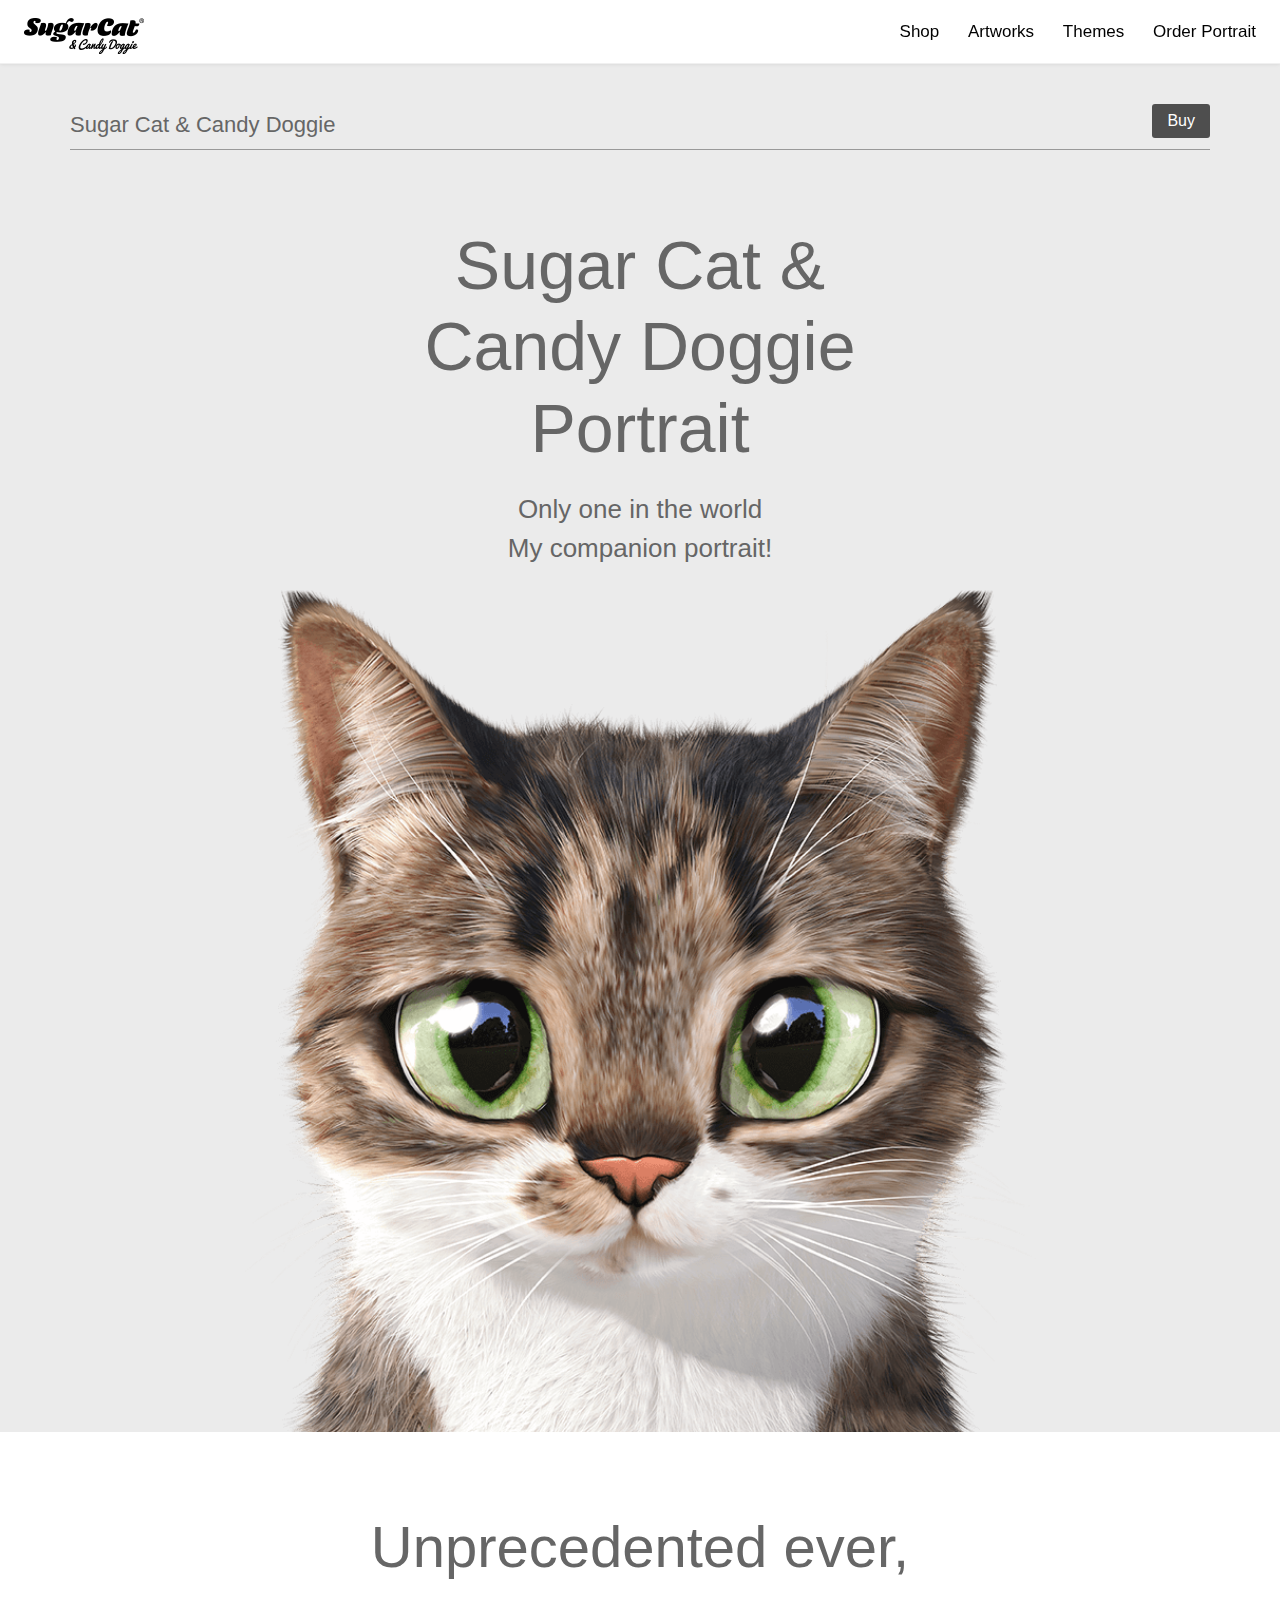
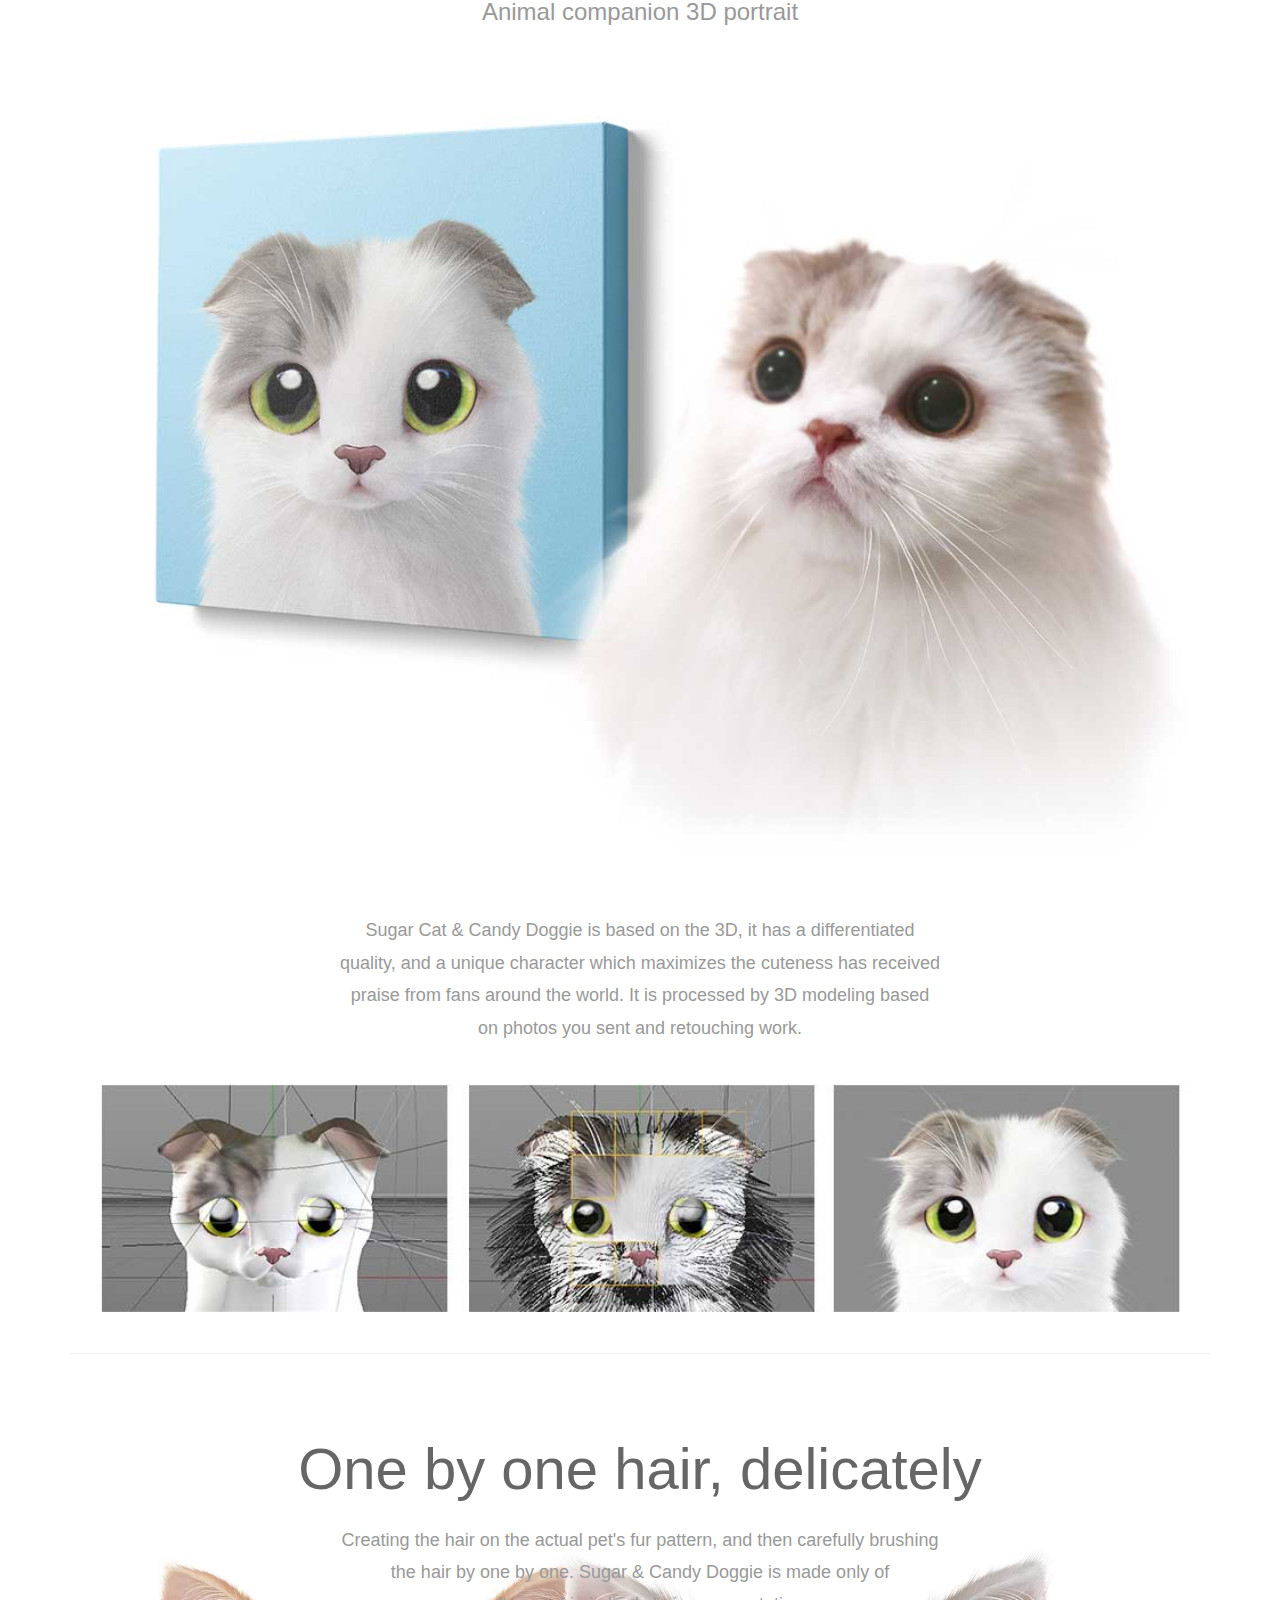
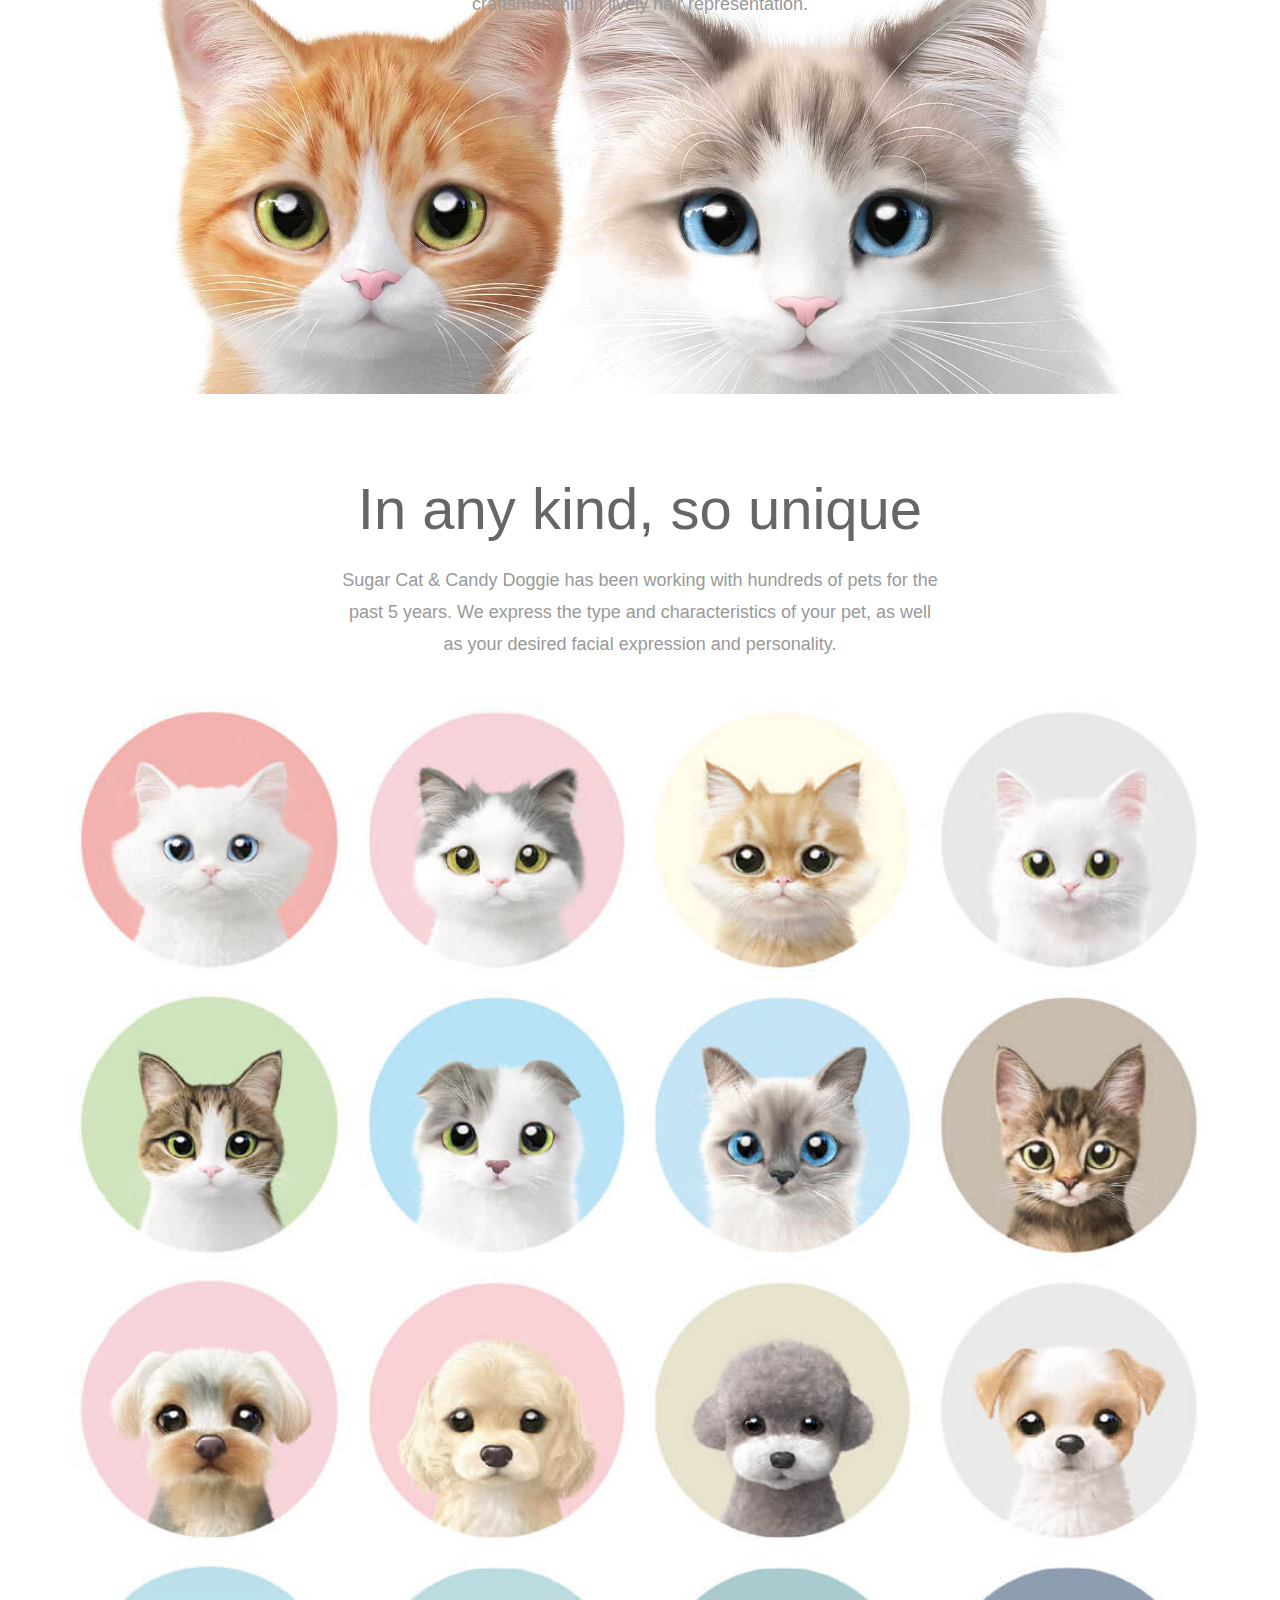
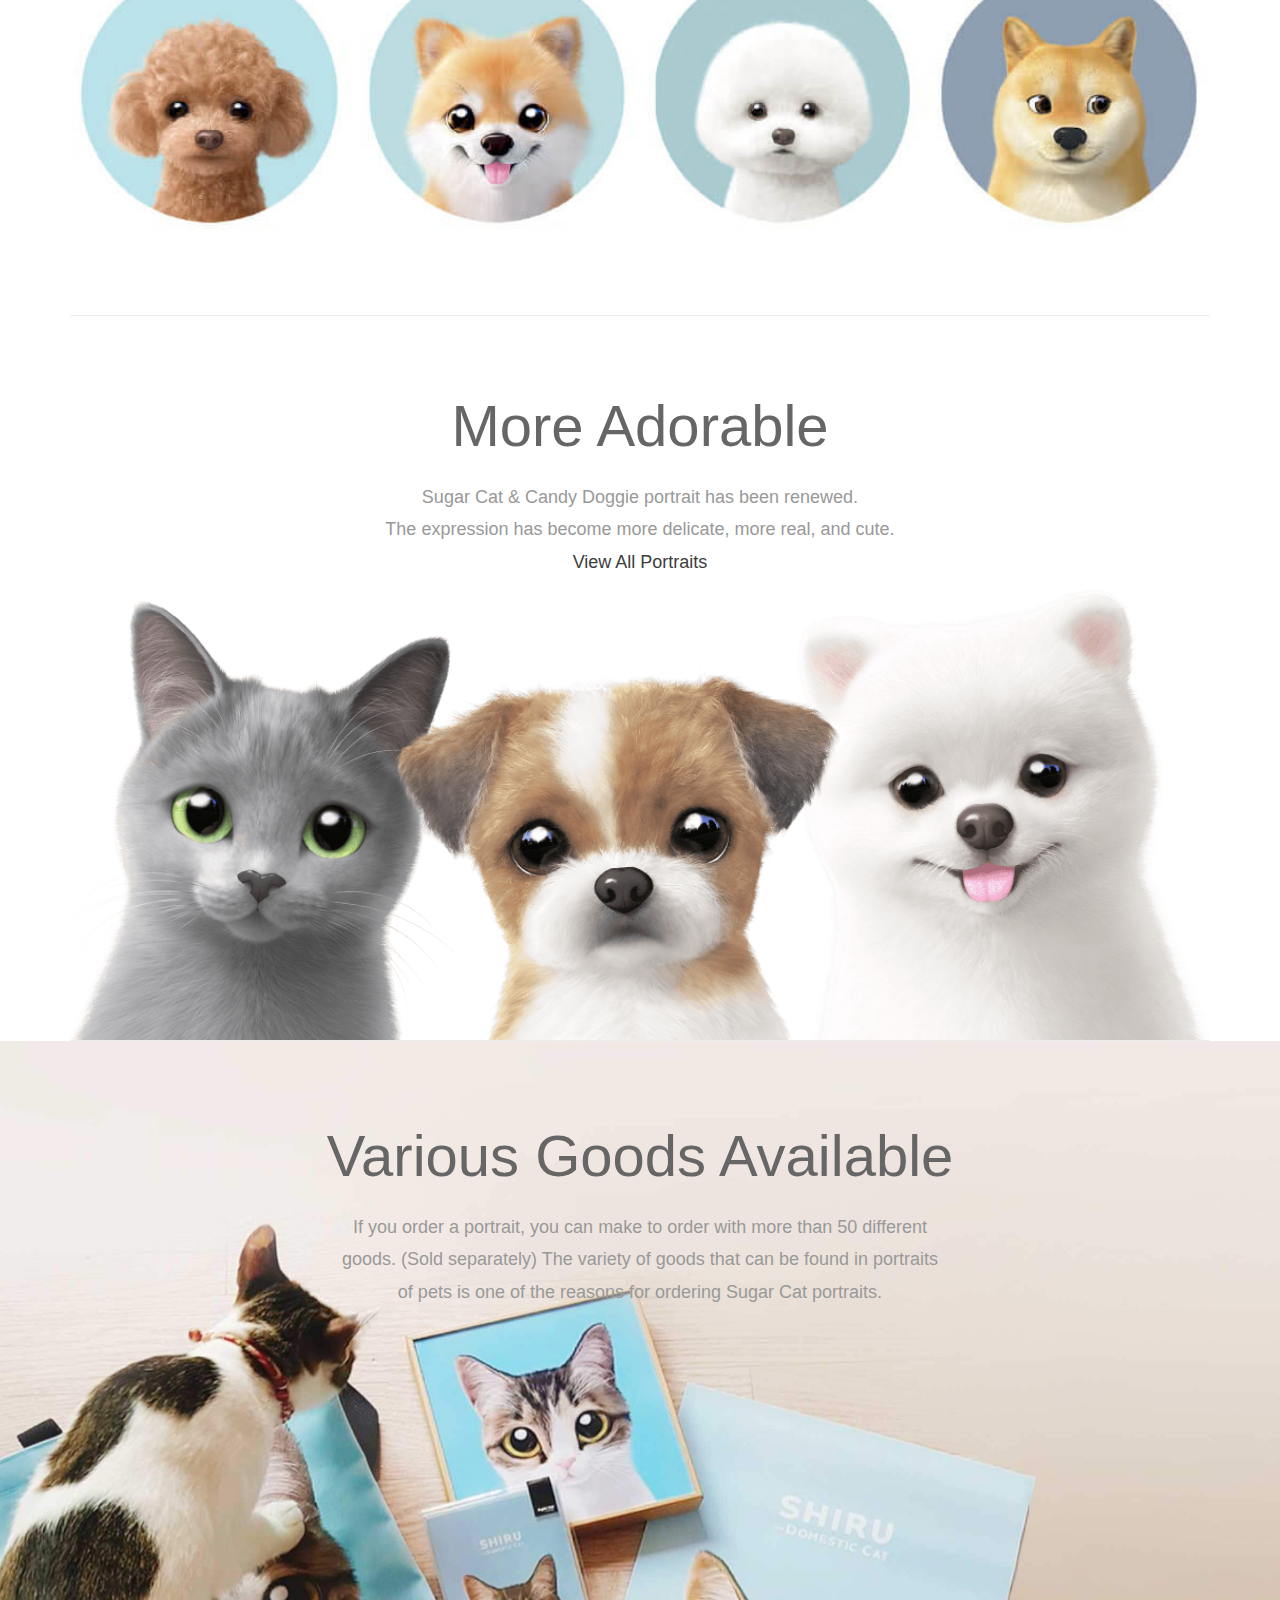
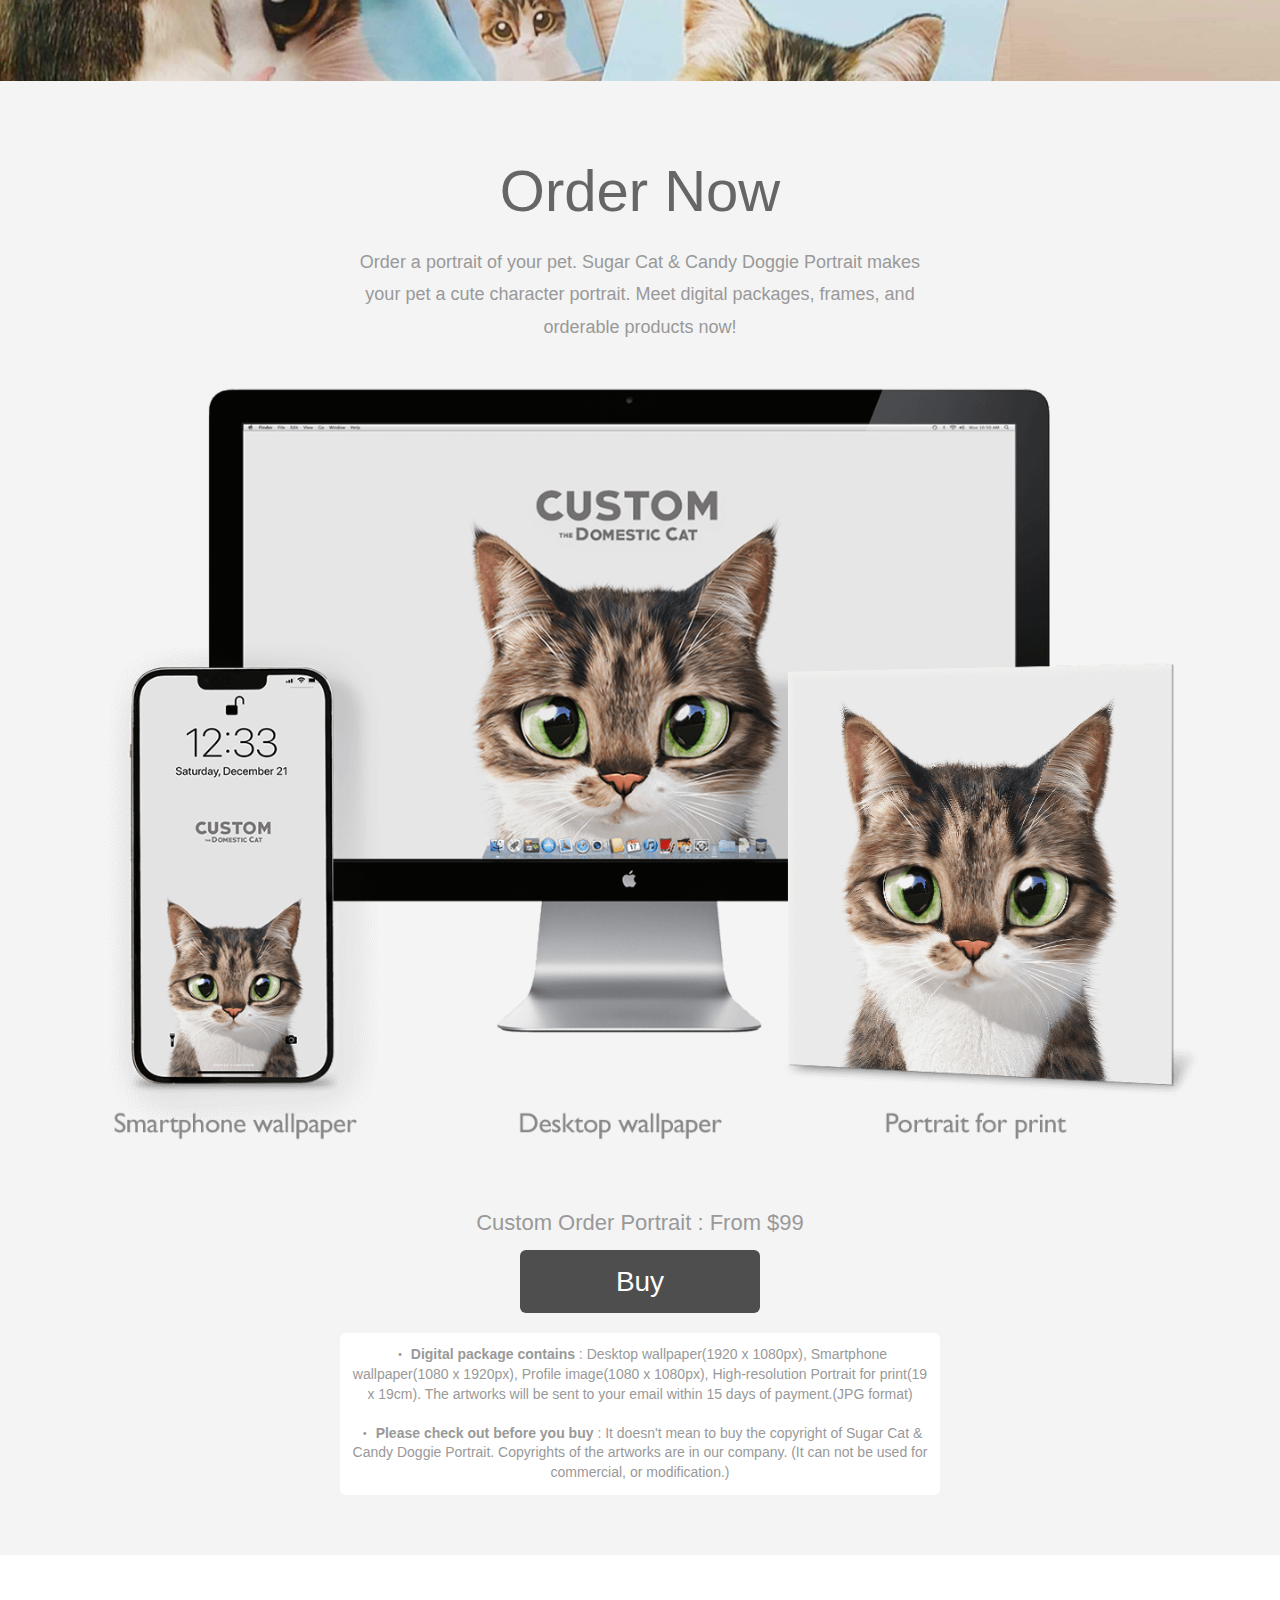
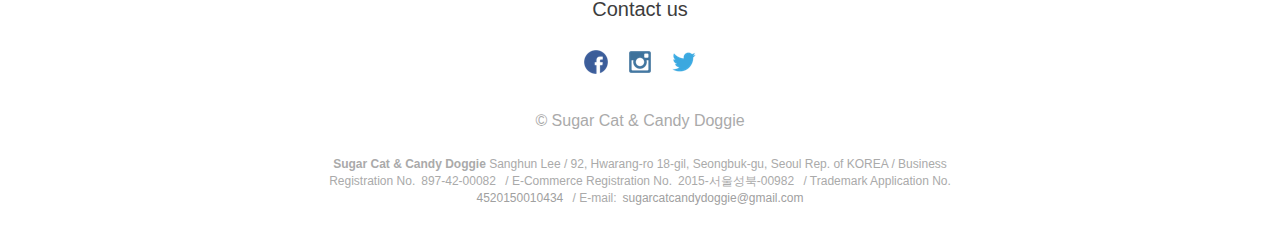
<file: order/index.html>
<!DOCTYPE html>
<html><head prefix="og: http://ogp.me/ns# fb: http://ogp.me/ns/fb# blog: http://ogp.me/ns/blog#">
  <title>Sugar Cat & Candy Doggie</title>
  <meta charset="UTF-8">
  <meta name="viewport" content="width=device-width, initial-scale=1, maximum-scale=1">
  <meta name="keywords" content="Sugar Cat & Candy Doggie">
  <meta name="description" content="Sugar Cat & Candy Doggie : Animal Companion Artworks">
  
  <!-- Global site tag (gtag.js) - Google Analytics -->
  <script async src="https://www.googletagmanager.com/gtag/js?id=UA-172942750-1"></script>
  <script>
    window.dataLayer = window.dataLayer || [];
    function gtag(){dataLayer.push(arguments);}
    gtag('js', new Date());

    gtag('config', 'UA-172942750-1');
  </script>

  <!-- Open Graph protocol -->
  <meta property="og:description" content="Sugar Cat & Candy Doggie : Animal Companion Artworks"  />
  <meta property="og:title" content="Sugar Cat & Candy Doggie"  />
  <meta property="og:image" content="http://sugarcat.com/img/og_image.jpg" />
  <meta property="og:image:width" content="250" />
  <meta property="og:image:height" content="250" />
  <meta property="og:url" content="http://sugarcat.com" />
  <meta property="og:site_name" content="Sugar Cat & Candy Doggie" />
  <meta property="og:type" content="website" />

  <!-- icon -->
  <link rel="shortcut icon" href="favicon.ico">
  <link rel="apple-touch-icon" sizes="57x57" href="../img/icon/apple-icon-57x57.png">
  <link rel="apple-touch-icon" sizes="60x60" href="../img/icon/apple-icon-60x60.png">
  <link rel="apple-touch-icon" sizes="72x72" href="../img/icon/apple-icon-72x72.png">
  <link rel="apple-touch-icon" sizes="76x76" href="../img/icon/apple-icon-76x76.png">
  <link rel="apple-touch-icon" sizes="114x114" href="../img/icon/apple-icon-114x114.png">
  <link rel="apple-touch-icon" sizes="120x120" href="../img/icon/apple-icon-120x120.png">
  <link rel="apple-touch-icon" sizes="144x144" href="../img/icon/apple-icon-144x144.png">
  <link rel="apple-touch-icon" sizes="152x152" href="../img/icon/apple-icon-152x152.png">
  <link rel="apple-touch-icon" sizes="180x180" href="../img/icon/apple-icon-180x180.png">
  <link rel="icon" type="image/png" sizes="192x192"  href="../img/icon/android-icon-192x192.png">
  <link rel="icon" type="image/png" sizes="32x32" href="../img/icon/favicon-32x32.png">
  <link rel="icon" type="image/png" sizes="96x96" href="../img/icon/favicon-96x96.png">
  <link rel="icon" type="image/png" sizes="16x16" href="../img/icon/favicon-16x16.png">
  <link rel="manifest" href="../img/icon/manifest.json">
  <meta name="msapplication-TileColor" content="#ffffff">
  <meta name="msapplication-TileImage" content="../img/icon/ms-icon-144x144.png">
  <meta name="theme-color" content="#ffffff">

  <link href="../stylesheets/styles.css" rel="stylesheet" type="text/css" />
  <script src="https://ajax.googleapis.com/ajax/libs/jquery/1.11.3/jquery.min.js"></script>
  <script type="text/javascript">
  // Language
    var language = window.navigator.userLanguage || window.navigator.language;
    var lang = language.substr(0,2).toLowerCase()
    jQuery(document).ready(function($){ $('body').addClass(lang); });
    jQuery(document).ready(function($){
      if ($('body').hasClass('ko')) {
        $(".lang").addClass("hidden");
          return $("."+lang).removeClass("hidden");
      }
      else if ($('body').hasClass('ja')) {
        $(".lang").addClass("hidden");
          return $("."+lang).removeClass("hidden");
      }
    });
    
  // Smooth Scrolling
    $(function() {
    $('a[href*=#]:not([href=#])').click(function() {
      if (location.pathname.replace(/^\//,'') == this.pathname.replace(/^\//,'') && location.hostname == this.hostname) {
        var target = $(this.hash);
        target = target.length ? target : $('[name=' + this.hash.slice(1) +']');
        if (target.length) {
          $('html,body').animate({
            scrollTop: target.offset().top
            }, 1000);
            return false;
          }
        }
      });
    });
  </script>
</head>
<body>

  <span id="skip_top"></span>



  <div class="nav">
    <div class="pull-left">
      <a class="nav_logo" href="../index.html">Sugar Cat &amp; Candy Doggie</a>
    </div>
    <div class="pull-right">
      <span class="lang en"><a href="../index.html#shop">Shop</a></span>
      <span class="lang ja hidden"><a href="../index.html#shop">Shop</a></span>
      <span class="lang ko hidden"><a href="../index.html#shop">Shop</a></span>
      <a href="../index.html#artworks2">Artworks</a>
      <a href="../index.html#themes2">Themes</a>
      <a href="#skip_top">Order Portrait</a>
    </div>
    <div class="cb"></div>
  </div>
  


  <div class="content_wrapper">

    <div class="container_bg">
      <div id="order_main" class="nav_link_position"></div>

      <div class="main_content">
 
        <div class="content">
          <div class="container">

            <div>
              <div>
                <div class="lang en"><a class="btn btn_small pull-right" href="#ordernow">
                Buy</a></div>
                <div class="lang ja hidden"><a class="btn btn_small pull-right" href="#ordernow">
                注文する</a></div>
                <div class="lang ko hidden"><a class="btn btn_small pull-right" href="#ordernow">
                주문하기</a></div>
              </div>
              <h1 class="content_header">
                <span class="lang en">Sugar Cat &amp; Candy Doggie</span>
                <span class="lang ja hidden">Sugar Cat &amp; Candy Doggie</span>
                <span class="lang ko hidden">Sugar Cat &amp; Candy Doggie</span>
              </h1>
            </div>

            <div id="order" class="nav_link_position"></div>
            
            <div class="main_content">
              <h1 class="heading large_more">
                <span class="lang en">Sugar Cat &amp;<br>Candy Doggie<br>Portrait</span>
                <span class="lang ja hidden">シュガーキャット&amp;<br>キャンディドギー<br>肖像画</span>
                <span class="lang ko hidden">슈가캣 &amp;<br>캔디도기 초상화</span>
              </h1>

              <p class="main_desc large_more darkgray">
                <span class="lang en">Only one in the world<br>My companion portrait!</span>
                <span class="lang ja hidden">世界に一つだけの<br>自分のペットの肖像画！</span>
                <span class="lang ko hidden">세상에 단 하나뿐인<br>나의 반려동물 초상화!</span>
              </p>
            </div>
              <div class="main_img_wrapper no_margin">
                <img src="../img/order/gurumi_body.png" class="img" alt="Sugarcat portrait">
              </div>
          </div>
        </div>
      </div>
    </div>

    <div class="container">
      <div class="main_content border_bottom">
        <h1 class="heading top_area bottom_zero large">
          <span class="lang en">Unprecedented ever,</span>
          <span class="lang ja hidden">今までになかった、<br>ペットの肖像画。</span>
          <span class="lang ko hidden">여태껏 없었던,<br>반려동물 초상화</span>
        </h1>
        <p class="main_desc large">
          <span class="lang en">Animal companion 3D portrait</span>
          <span class="lang ja hidden">シュガーキャット&amp;キャンディドギーの３D肖像画</span>
          <span class="lang ko hidden">슈가캣 &amp; 캔디도기 3D 초상화</span>
        </p>
        <div class="main_img_wrapper">
          <img src="../img/order/order_main.jpg" class="img" alt="Sugarcat Portrait">
        </div>
        <p class="main_desc">
          <span class="lang en">Sugar Cat &amp; Candy Doggie is based on the 3D, it has a differentiated quality, and a unique character which maximizes the cuteness has received praise from fans around the world. It is processed by 3D modeling based on photos you sent and retouching work.</span>
          <span class="lang ja hidden">シュガーキャット&amp;キャンディドギー肖像画は３Dデータを基に作られた、ほかでは見られないクオリティーと、極限の可愛さを誇る独創のキャラクターとして、世界のファンのみなさんより賛辞の言葉を頂いております。シュガーキャット＆キャンディドギー肖像画は送られた画像を基に３Dモデリングとレタッチの処理を施し完成しています。</span>
          <span class="lang ko hidden">슈가캣 &amp; 캔디도기 초상화는 3D를 기반으로 제작해, 차별화된 퀄리티와 함께 귀여움을 극대화 시킨 독창적인 캐릭터로서 전세계 팬들로부터 찬사 받고 있습니다. &nbsp; 슈가캣 &amp; 캔디도기 초상화는 보내주신 사진을 바탕으로 3D 모델링 작업과 리터칭작업을 거쳐 완성됩니다.</span>
        </p>

        <div class="main_img_wrapper">
          <img src="../img/order/order_process.jpg" class="img" alt="Sugarcat Portrait">
        </div>
       </div>
      </div>
    </div>


    <div class="container order_img_detail">
      <div id="order_detail_1" class="nav_link_position"></div>
      <div class="main_content">
        <h1 class="heading top_area large">
          <span class="lang en">One by one hair, delicately</span>
          <span class="lang ja hidden">一本の毛も繊細に</span>
          <span class="lang ko hidden">털 한올한올 섬세하게</span>
        </h1>
        <p class="main_desc">
          <span class="lang en">Creating the hair on the actual pet's fur pattern, and then carefully brushing the hair by one by one. Sugar &amp; Candy Doggie is made only of craftsmanship in lively hair representation.</span>
          <span class="lang ja hidden">ペットの実際の模様の上に毛を植え、一本一本丁寧にブラッシングします。生き生きとした毛の表現にはシュガーキャット&amp;キャンディドギーならではの職人魂が込まれています。</span>
          <span class="lang ko hidden">실제 반려동물의 무늬 패턴위에 털을 생성하고, 한올한올 정성 들여 빗질합니다. 생동감 넘치는 털 표현에는 슈가캣 &amp; 캔디도기만의 장인정신이 깃들어 있습니다.</span>
        </p>
      </div>
    </div>


    <div class="container">
      <div id="order_detail_2" class="nav_link_position"></div>
      <div class="main_content border_bottom">

        <h1 class="heading top_area large">
          <span class="lang en">In any kind, so unique</span>
          <span class="lang ja hidden">どの種類も個性的に</span>
          <span class="lang ko hidden">어느 종류든 개성있게</span>
        </h1>

        <p class="main_desc">
          <span class="lang en">Sugar Cat &amp; Candy Doggie has been working with hundreds of pets for the past 5 years. We express the type and characteristics of your pet, as well as your desired facial expression and personality.</span>
          <span class="lang ja hidden">シュガーキャット&amp;キャンディドギーは、この5年間数十種のペットの肖像画を制作してきました。どの種類でも構いません。種別の特徴はもちろん、お求めの表情や性格までも表現できます。</span>
          <span class="lang ko hidden">슈가캣 &amp; 캔디도기는 지난 5년간 수백마리의 반려동물들을 작업해왔습니다. 반려동물의 종류, 특징은 물론 원하는 표정과 성격까지 표현해 드립니다.</span>
        </p>
        
        <div class="main_img_wrapper">
          <img src="../img/order/order_faces.jpg" class="img bottom_area" alt="Sugarcat Portrait">
        </div>

      </div>
    </div>

    <div class="container">
      <div id="order" class="nav_link_position"></div>
      <div class="main_content border_bottom">

        <h1 class="heading large">
          <span class="lang en">More Adorable</span>
          <span class="lang ja hidden">より可愛く！</span>
          <span class="lang ko hidden">더 귀여워졌어요!</span>
        </h1>

        <p class="main_desc no_bottom">
          <span class="lang en">Sugar Cat &amp; Candy Doggie portrait has been renewed. <br>The expression has become more delicate, more real, and cute.<br><a class="text_btn_small" href="https://www.instagram.com/sugarcat_candydoggie/"  target="_blank">View All Portraits</a></span>
          <span class="lang ja hidden">シュガーキャット&amp;キャンディドギー肖像画は新しくなりました。
胴体ができ、よりふさふさになり、より可愛くなりました。<br><a class="text_btn_small" href="https://www.instagram.com/sugarcat_candydoggie/"  target="_blank">すべての肖像画を見る</a></span>
          <span class="lang ko hidden">슈가캣 &amp; 캔디도기 초상화가 새롭게 달라졌습니다. <br>표현은 섬세해지고 더욱 리얼해지고, 귀여워졌습니다.<br><a class="text_btn_small" href="https://www.instagram.com/sugarcat_candydoggie/"  target="_blank">초상화 모두보기</a></span>
        </p>

        <div class="main_img_wrapper no_margin">
          <img src="../img/order/order_morecute.png" class="img" alt="Sugarcat portrait">
        </div>

      </div>
    </div>
<!--bg templates
    <div class="order_content_bg">
      <div class="container">
        <div id="order" class="nav_link_position"></div>
        <div class="main_content">

          <h1 class="heading large">
            <span class="lang en">Various background templates</span>
            <span class="lang ja hidden">Various background templates</span>
            <span class="lang ko hidden">다양한 배경 템플릿</span>
          </h1>

          <p class="main_desc">
            <span class="lang en">A variety of templates of the background in the Sugar Cat &amp; Candy Doggie portrait are available. You can select pattern types and customize background color you want. </span>
            <span class="lang ja hidden">A variety of templates of the background in the Sugar Cat &amp; Candy Doggie portrait are available. You can select pattern types and customize background color you want. </span>
            <span class="lang ko hidden">슈가캣 &amp; 캔디도기 초상화 배경에 들어갈 다양한 템플릿이 준비되어 있습니다. 패턴을 고르고 원하는 색상을 자유롭게 커스터마이징 하실 수 있습니다.</span>
          </p>
          <div class="main_img_wrapper">
            <img src="../img/order/order_bg_pattern.png" class="img bottom_area" alt="Sugarcat portrait">
          </div>
        </div>
      </div>
    </div>
-->

    <div class="container order_img_goods">
      <div id="order_goods" class="nav_link_position"></div>
      <div class="main_content">
        <h1 class="heading top_area large">
          <span class="lang en">Various Goods Available</span>
          <span class="lang ja hidden">さまざまな商品があります</span>
          <span class="lang ko hidden">주문가능한 다양한 굿즈들</span>
        </h1>
        <p class="main_desc">
          <span class="lang en">If you order a portrait, you can make to order with more than 50 different goods. (Sold separately) The variety of goods that can be found in portraits of pets is one of the reasons for ordering Sugar Cat portraits.</span>
          <span class="lang ja hidden">ポートレートを注文すると、50種類以上の商品を注文することができます。 （別売り）ペットのポートレートに見られる商品の多様性は、シュガーキャットのポートレートを注文する理由の1つです。</span>
          <span class="lang ko hidden">초상화를 주문하면 50여가지가 넘는 다양한 굿즈들로 주문제작이 가능합니다.(별도구매) 반려동물 초상화로 만나는 다양한 굿즈들은 슈가캣 초상화를 주문하는 이유중 하나입니다.</span>
        </p>
      </div>
    </div>


    <div class="order_content">
      <div class="container">
        <div id="ordernow" class="nav_link_position"></div>
        <div class="main_content">

          <h1 class="heading large">
            <span class="lang en">Order Now</span>
            <span class="lang ja hidden">今すぐご注文を！</span>
            <span class="lang ko hidden">지금 주문하세요!</span>
          </h1>

          <p class="main_desc">
            <span class="lang en">Order a portrait of your pet. Sugar Cat &amp; Candy Doggie Portrait makes your pet a cute character portrait. Meet digital packages, frames, and orderable products now!</span>
            <span class="lang ja hidden">あなたのペットの肖像画を今すぐご注文ください。シュガーキャット&amp;キャンディドギー肖像画は、あなたのペットで３Dキャラクター肖像画を製作いたします。デジタルパッケージやアートフレーム、スマホケースをお見逃しなく！</span>
            <span class="lang ko hidden">당신의 반려동물 초상화를 주문하세요. 슈가캣 &amp; 캔디도기 초상화는 당신의 반려동물을 귀여운 캐릭터 초상화로 제작해 드립니다. 디지털패키지와 액자, 주문가능한 상품들을 지금 만나보세요!</span>
          </p>
          <div class="main_img_wrapper">
            <img src="../img/portrait_sample.png" class="lang en img" alt="Sugarcat portrait">
            <img src="../img/portrait_sample.png" class="lang ja hidden img" alt="Sugarcat portrait">
            <img src="../img/portrait_sample_kr.png" class="lang ko hidden img" alt="Sugarcat portrait">

          </div>
          <div class="btn_wrapper">
          
          <!-- //리뉴얼
            <p class="btn_header_info">
              <span class="lang en">It will be renewed soon!</span>
              <span class="lang ja hidden">すぐにリニューアルされます！</span>
              <span class="lang ko hidden">반려동물 초상화 : 129,000원 부터</span>
            </p>
            <div class="lang ko hidden"><a class="btn" href="https://sugarcats.co.kr/product/%EC%A3%BC%EB%AC%B8%EC%A0%9C%EC%9E%91-%EB%B0%98%EB%A0%A4%EB%8F%99%EB%AC%BC-%EC%B4%88%EC%83%81%ED%99%94/18/category/26/display/2/" target="_blank">
            주문하기</a></div>

          <!--리뉴얼// -->

          <!-- //초상화주문  -->        
            <p class="btn_header_info">
              <span class="lang en">Custom Order Portrait : From $99</span>
              <span class="lang ja hidden">特注製作ペット肖像画： : $99～ </span>
              <span class="lang ko hidden">주문제작 반려동물 초상화 : 129,000원 부터</span>
            </p>
                      

            <div class="lang en"><a class="btn" href="https://sugarcat.shop/product/sugar-cat-candy-doggie%C2%AE-custom-order-portrait/18/category/80/display/1/" >
            Buy</a></div>
            <div class="lang ja hidden"><a class="btn" href="https://sugarcat.shop/product/sugar-cat-candy-doggie%C2%AE-custom-order-portrait/18/category/80/display/1/" >
            注文する</a></div>
            <div class="lang ko hidden"><a class="btn" href="https://sugarcats.co.kr/product/%EC%A3%BC%EB%AC%B8%EC%A0%9C%EC%9E%91-%EB%B0%98%EB%A0%A4%EB%8F%99%EB%AC%BC-%EC%B4%88%EC%83%81%ED%99%94/18/category/26/display/2/" >
            주문하기</a></div>


            <!--<div class="main_info">
              <div class="lang en">(If you're Korean, Click <a class="text_btn_small" href="https://sugarcats.co.kr/product/%EC%A3%BC%EB%AC%B8%EC%A0%9C%EC%9E%91-%EB%B0%98%EB%A0%A4%EB%8F%99%EB%AC%BC-%EC%B4%88%EC%83%81%ED%99%94/18/category/26/display/2/" target="_blank">here</a>.)
              </div>
            </div>-->
           <!--초상화 주문// -->
            
          <!-- //Sold out
            <p class="text_btn">
              <span class="lang en">Order closed this month</span>
              <span class="lang ja hidden">Order closed this month</span>
              <span class="lang ko hidden">이번달 주문이 마감되었습니다.</span>
            </p>   
          Sold out// -->

            <p class="main_detail">
              <span class="lang en">・ <b>Digital package contains</b> : Desktop wallpaper(1920 x 1080px), Smartphone wallpaper(1080 x 1920px), Profile image(1080 x 1080px), High-resolution Portrait for print(19 x 19cm). The artworks will be sent to your email within 15 days of payment.(JPG format) <br><br>・ <b>Please check out before you buy</b> : It doesn't mean to buy the copyright of Sugar Cat &amp; Candy Doggie Portrait. Copyrights of the artworks are in our company. (It can not be used for commercial, or modification.)</span>
              <span class="lang ja hidden">・ <b>デジタルパッケージの構成</b> : HD壁紙(1920 x 1080px)、スマホ用壁紙(1080 x 1920px)、プロフィール画像ファイル(1080 x 1080px),、プリントアウト用高解像度肖像画ファイル(19 x 19cm)。決済日＋１５日以内に電子メールでお送りいたします。(JPG形式)<br><br>・ <b>ご注文の前にお読みください</b> : 当商品はシュガーキャット＆キャンディドギー肖像画の著作権の購入ではありません。特注製作された肖像画の著作権は当社にあります。肖像画の変更及び商業的使用は禁じておりますのでご注意ください。</span>
              <span class="lang ko hidden">・ <b>디지털 패키지 구성품</b> : 데스크톱 배경화면(1920 x 1080px), 스마트폰 배경화면(1080 x 1920px), 프로필 이미지(1080 x 1080px), 출력용 고해상도 초상화 이미지(19cm x 19cm). 결제일+15일 이내에 이메일로 전송해드립니다.(JPG 포맷) <br>・ <b>아트프린트 구성품</b> : 주문제작 초상화 아트프린트(29.7x29.7cm / 고급수입지 / 1장)<br>・ <b>아트프레임 구성품</b> : 주문제작 초상화 아트프레임(20x20x2.8cm / MDF우드텍스쳐 / 무광코팅 / 1개)<br>・ <b>폰케이스 등 다양한 상품<sup>*</sup></b> : *초상화제작 완료 후 슈가캣&캔디도기 쇼핑몰에서 주문가능합니다. <br>결제일+15일 이내 출고됩니다. (무료배송, 국내 주문 및 배송에 한함)<br><br>・ <b>주문전에 꼭 확인해주세요!</b> 본 상품은 슈가캣 &amp; 캔디도기 초상화의 저작권을 구매하는 것이 아닙니다. 주문을 통해 제작한 초상화의 저작권은 당사에 있으며, 이를 변형하거나 상업적인 용도로 사용할 수 없습니다.</span>
            </p>

          </div>
        </div>
      </div>
    </div>
  </div>

  <div class="container">
    <div class="text_btn_wrapper">
      <a class="text_btn" href="mailto:sugarcatcandydoggie@gmail.com?subject=Hello! Sugar Cat and Candy Doggie">Contact us</a>
    </div>
    <div class="links">
      <a class="link link_facebook" href="http://facebook.com/sugarcatcandydoggie" target="_blank">Facebook</a>
      <a class="link link_instagram" href="http://instagram.com/sugarcat_candydoggie" target="_blank">Instagram</a>    
      <a class="link link_twitter"href="http://twitter.com/sugarcat_doggie" target="_blank">Twitter</a>
    </div>

    <div class="copyright">
      <a class="gray" href="http://sugarcat.com" target="_blank">
        <span class="lang en">&copy; Sugar Cat &amp; Candy Doggie</span>
        <span class="lang ja hidden">&copy; Sugar Cat &amp; Candy Doggie</span>
        <span class="lang ko hidden">&copy; Sugar Cat &amp; Candy Doggie</span>
      </a>
      <br>
      <p class="seller_info">

        <span class="lang en"><b>Sugar Cat &amp; Candy Doggie</b> Sanghun Lee / 92, Hwarang-ro 18-gil, Seongbuk-gu, Seoul Rep. of KOREA / Business Registration No.<span>897-42-00082</span> / E-Commerce Registration No.<span>2015-서울성북-00982</span> / Trademark Application No.<span><a href="http://goo.gl/RbmPbz" target="_blank">4520150010434</a></span> / E-mail:<span><a href="mailto:sugarcatcandydoggie@gmail.com">sugarcatcandydoggie@gmail.com</a></span></span>

        <span class="lang ja hidden"><b>Sugar Cat &amp; Candy Doggie</b> Sanghun Lee / 92, Hwarang-ro 18-gil, Seongbuk-gu, Seoul Rep. of KOREA / Business Registration No.<span>897-42-00082</span> / E-Commerce Registration No.<span>2015-서울성북-00982</span> / Trademark Application No.<span><a href="http://goo.gl/RbmPbz" target="_blank">4520150010434</a></span> / E-mail:<span><a href="mailto:sugarcatcandydoggie@gmail.com">sugarcatcandydoggie@gmail.com</a></span></span>

        <span class="lang ko hidden"><b>슈가캣&amp;캔디도기</b> 이상훈 / 서울특별시 성북구 화랑로18길 92 / 사업자등록번호:<span>897-42-00082</span> / 통신판매업 신고번호:<span>2015-서울성북-00982</span> / 상표 출원:<span><a href="http://goo.gl/RbmPbz" target="_blank">4520150010434</a></span> / 전화번호:<span><a href="tel:821048472161">070-8839-5990</a></span> / 이메일:<span><a href="mailto:sugarcatcandydoggie@gmail.com">sugarcatcandydoggie@gmail.com</a></span></span>

      </p>
    </div>

  </div>    
    

  
</body>
</html>
</file>
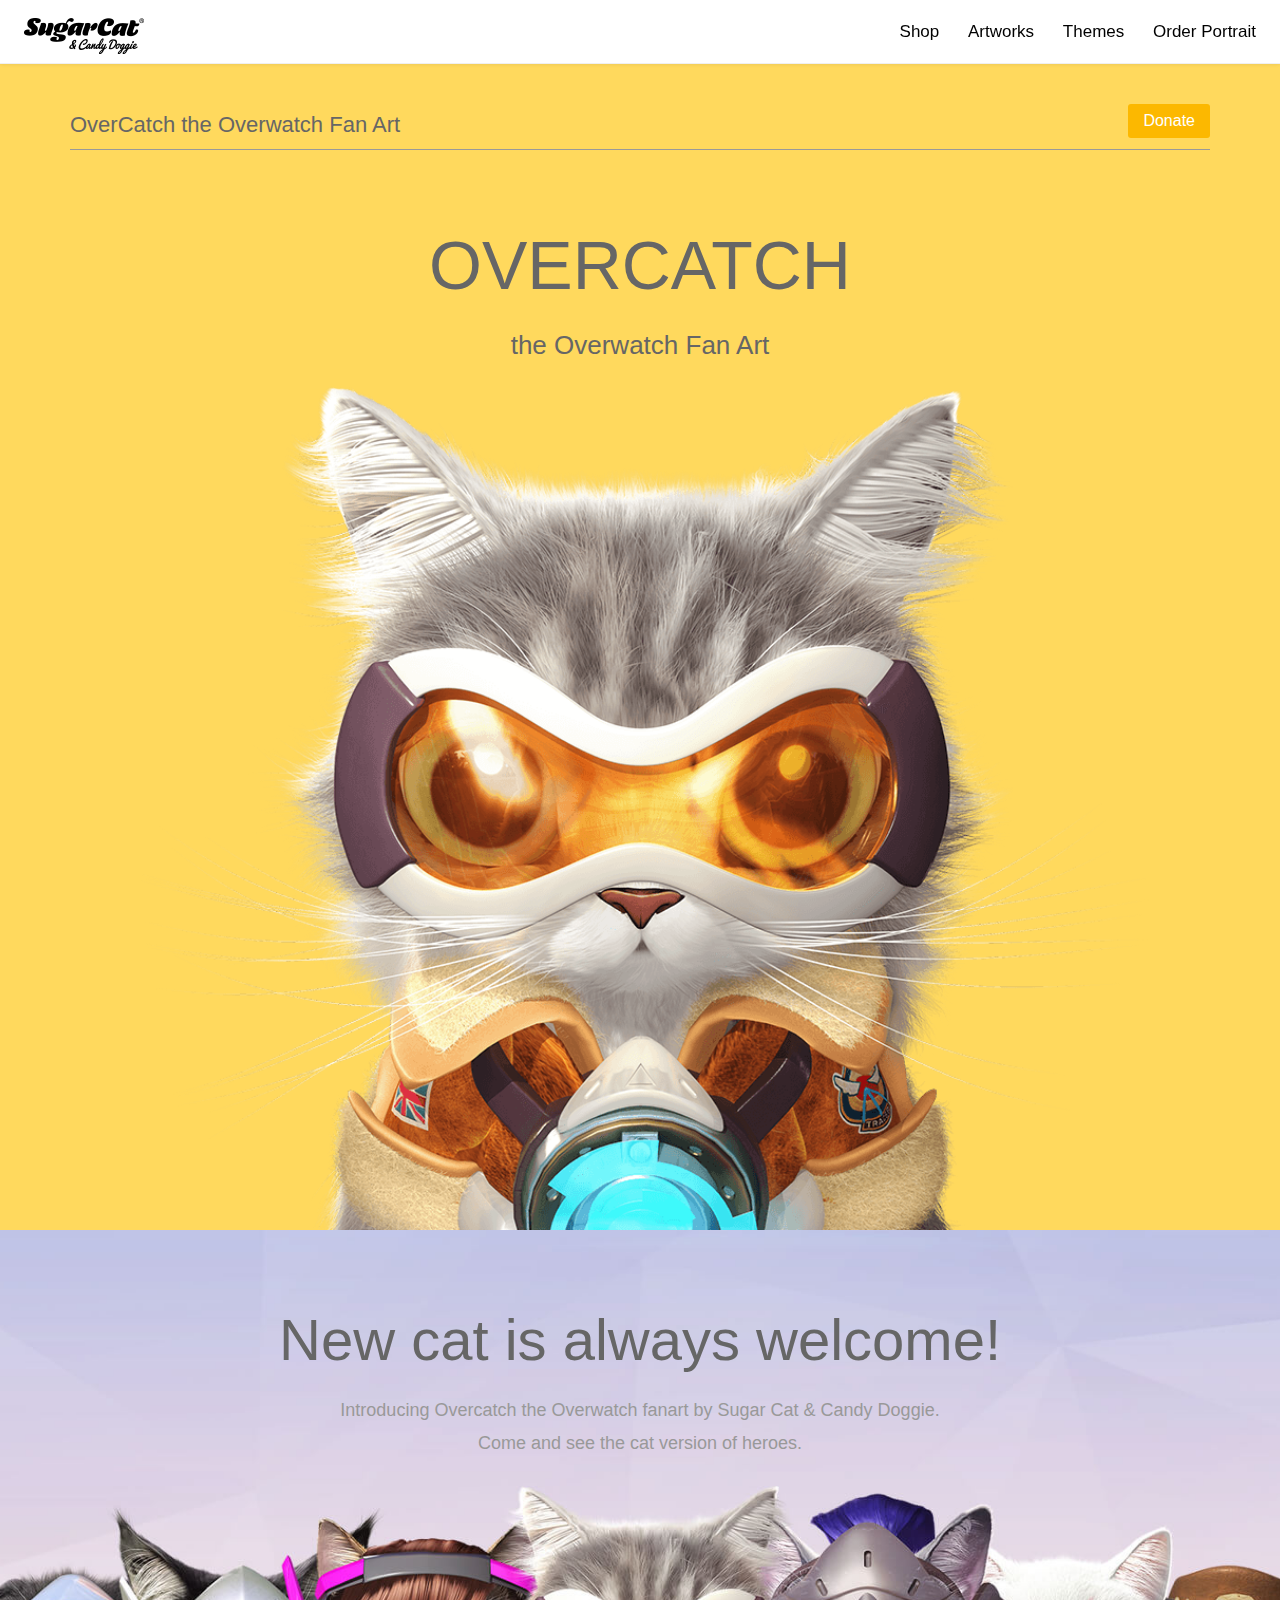
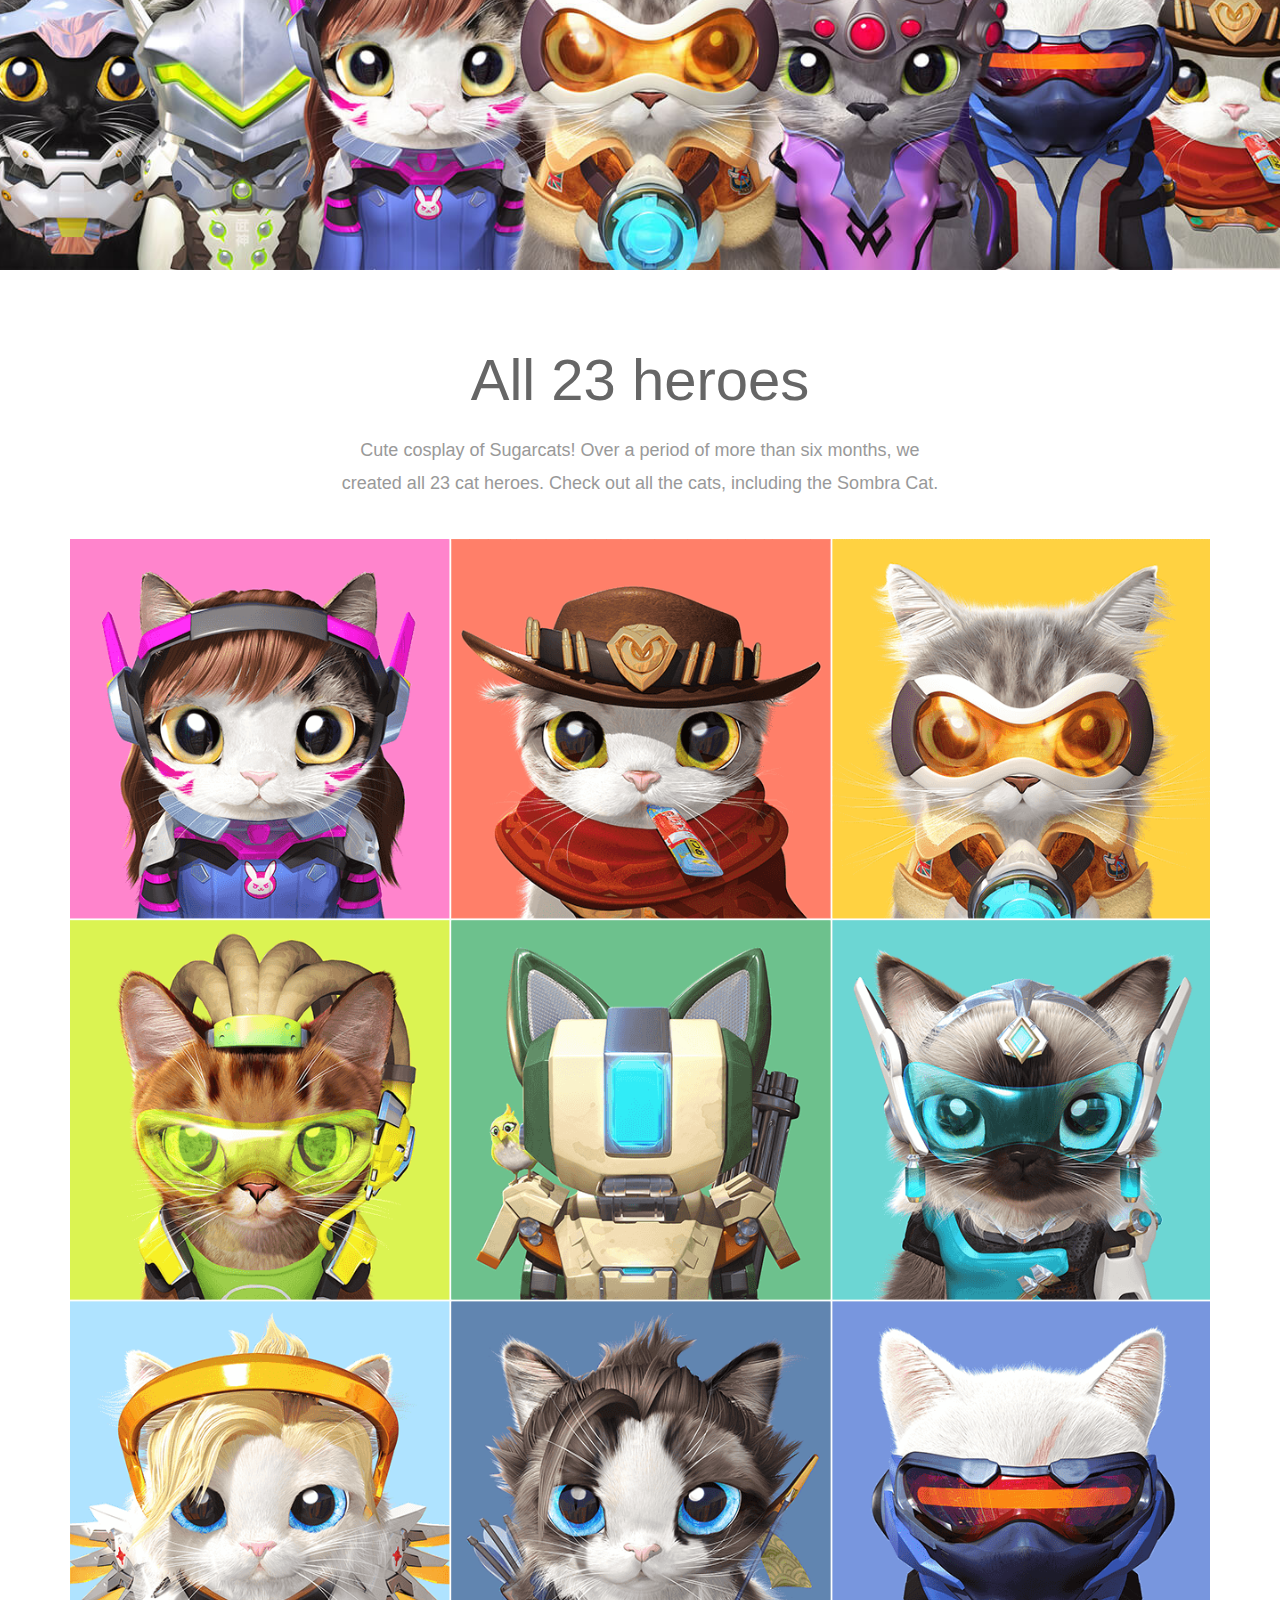
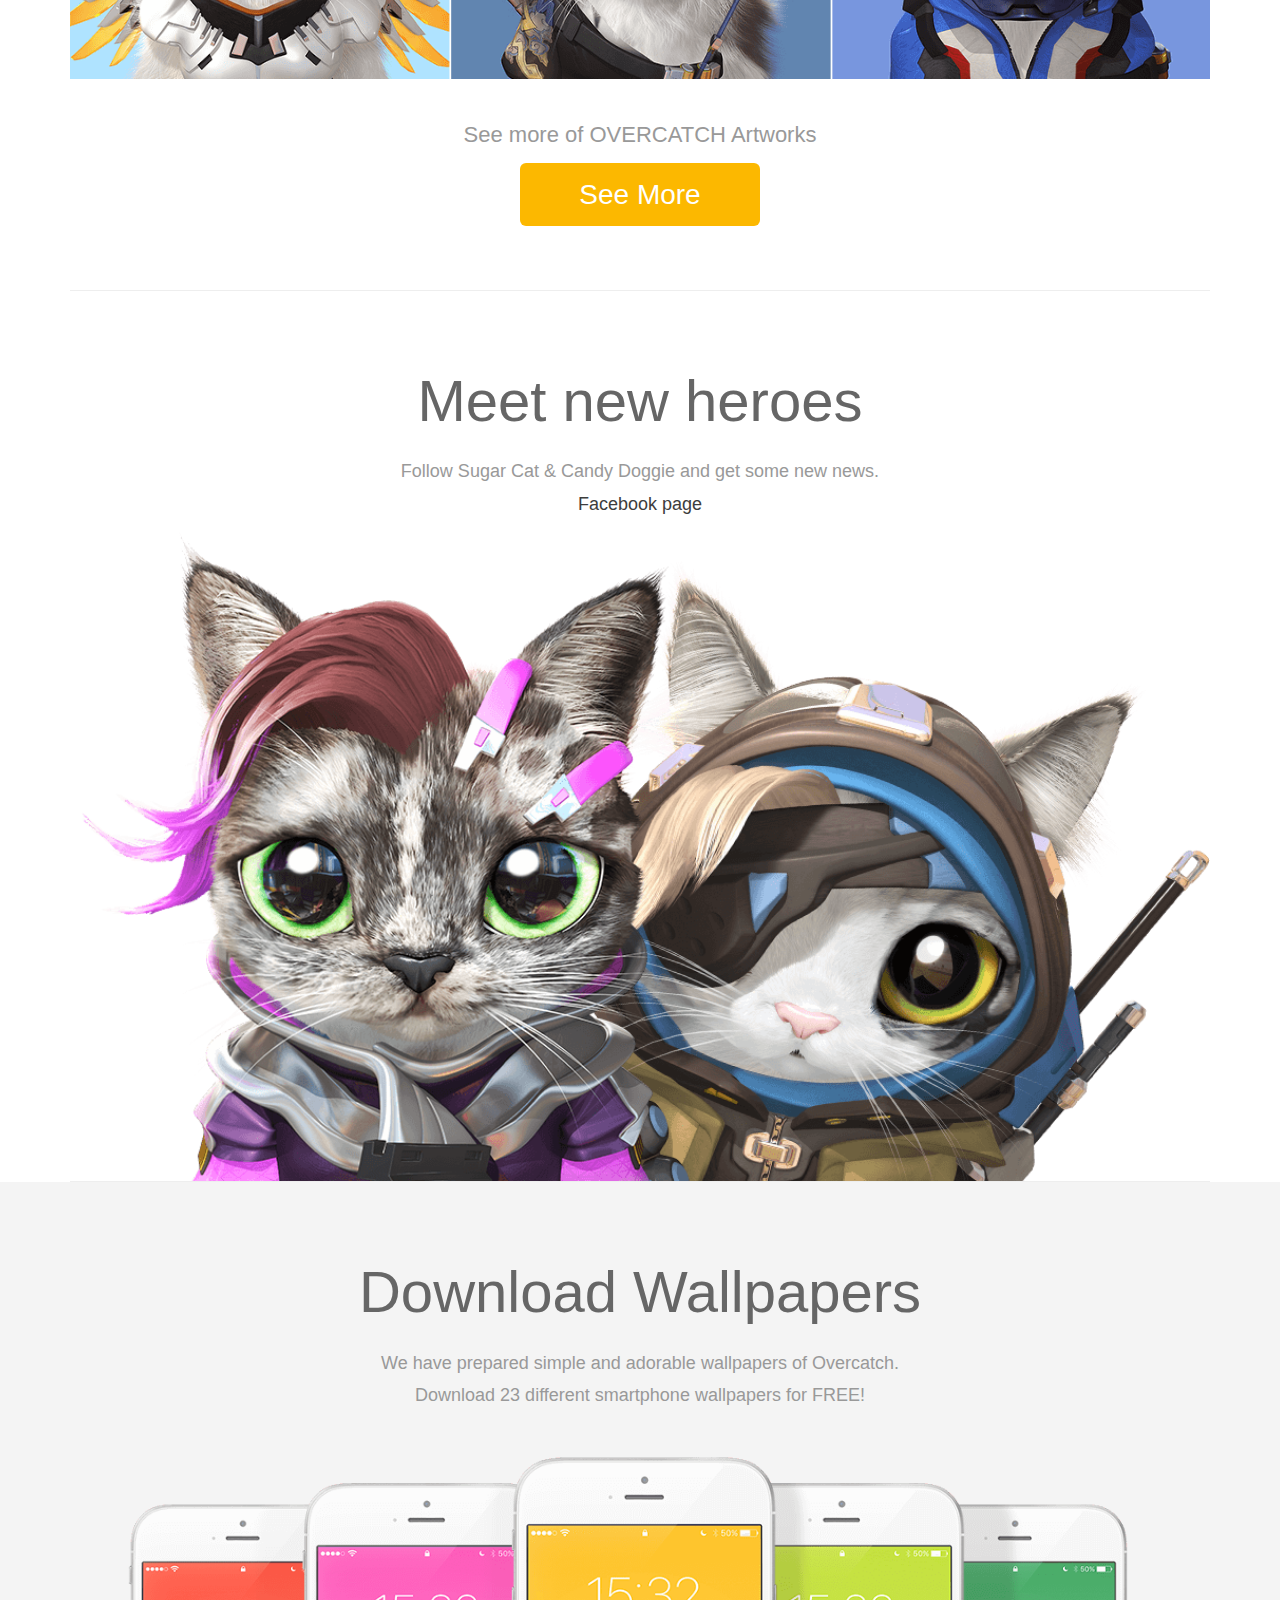
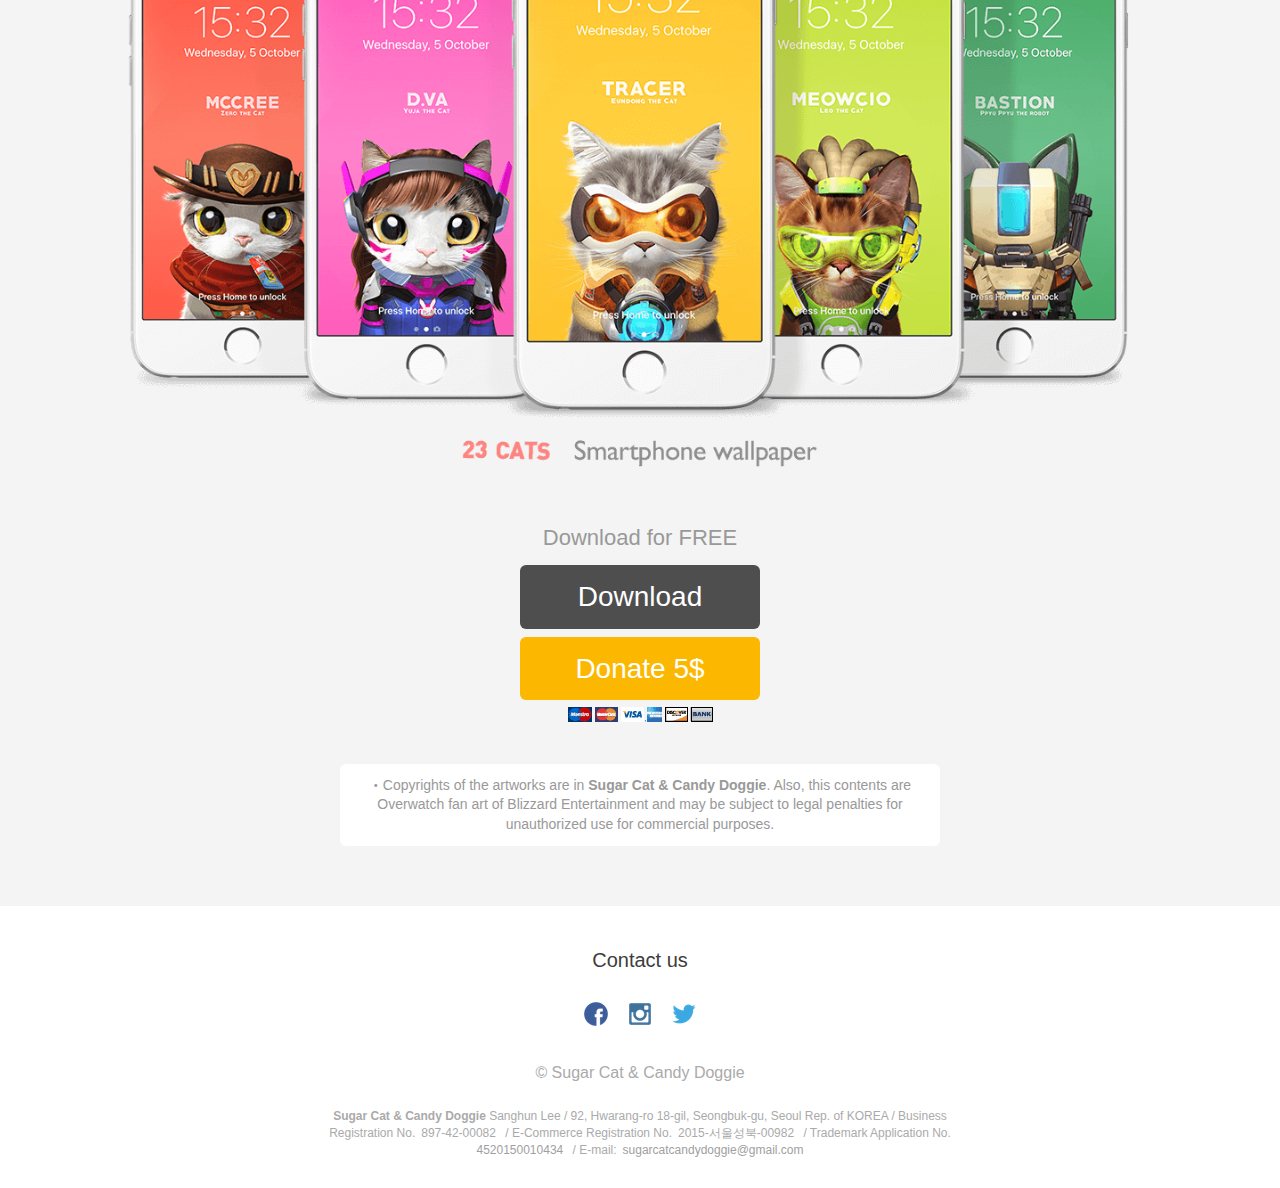
<file: overcatch/index.html>
<!DOCTYPE html>
<html><head prefix="og: http://ogp.me/ns# fb: http://ogp.me/ns/fb# blog: http://ogp.me/ns/blog#">
  <title>Sugar Cat & Candy Doggie's Overcatch</title>
  <meta charset="UTF-8">
  <meta name="viewport" content="width=device-width, initial-scale=1, maximum-scale=1">
  <meta name="keywords" content="Sugar Cat & Candy Doggie, 슈가캣, 오버냥치, 오버워치, Overcatch, Overwatch">
  <meta name="description" content="Overcatch the Overwatch Fan Art by Sugar Cat & Candy Doggie">
  
  <!-- Global site tag (gtag.js) - Google Analytics -->
  <script async src="https://www.googletagmanager.com/gtag/js?id=UA-172942750-1"></script>
  <script>
    window.dataLayer = window.dataLayer || [];
    function gtag(){dataLayer.push(arguments);}
    gtag('js', new Date());

    gtag('config', 'UA-172942750-1');
  </script>
  
  <!-- Open Graph protocol -->
  <meta property="og:description" content="Overcatch the Overwatch Fan Art by Sugar Cat & Candy Doggie"  />
  <meta property="og:title" content="Sugar Cat & Candy Doggie's Overcatch"  />
  <meta property="og:image" content="http://sugarcat.com/img/overcatch/overcatch_banner.jpg" />
  <meta property="og:image:width" content="1218" />
  <meta property="og:image:height" content="560" />
  <meta property="og:url" content="http://sugarcat.com/overcatch" />
  <meta property="og:site_name" content="Sugar Cat & Candy Doggie's Overcatch" />
  <meta property="og:type" content="website" />

  <!-- icon -->
  <link rel="shortcut icon" href="favicon.ico">
  <link rel="apple-touch-icon" sizes="57x57" href="../img/icon/apple-icon-57x57.png">
  <link rel="apple-touch-icon" sizes="60x60" href="../img/icon/apple-icon-60x60.png">
  <link rel="apple-touch-icon" sizes="72x72" href="../img/icon/apple-icon-72x72.png">
  <link rel="apple-touch-icon" sizes="76x76" href="../img/icon/apple-icon-76x76.png">
  <link rel="apple-touch-icon" sizes="114x114" href="../img/icon/apple-icon-114x114.png">
  <link rel="apple-touch-icon" sizes="120x120" href="../img/icon/apple-icon-120x120.png">
  <link rel="apple-touch-icon" sizes="144x144" href="../img/icon/apple-icon-144x144.png">
  <link rel="apple-touch-icon" sizes="152x152" href="../img/icon/apple-icon-152x152.png">
  <link rel="apple-touch-icon" sizes="180x180" href="../img/icon/apple-icon-180x180.png">
  <link rel="icon" type="image/png" sizes="192x192"  href="../img/icon/android-icon-192x192.png">
  <link rel="icon" type="image/png" sizes="32x32" href="../img/icon/favicon-32x32.png">
  <link rel="icon" type="image/png" sizes="96x96" href="../img/icon/favicon-96x96.png">
  <link rel="icon" type="image/png" sizes="16x16" href="../img/icon/favicon-16x16.png">
  <link rel="manifest" href="../img/icon/manifest.json">
  <meta name="msapplication-TileColor" content="#ffffff">
  <meta name="msapplication-TileImage" content="../img/icon/ms-icon-144x144.png">
  <meta name="theme-color" content="#ffffff">

  <link href="../stylesheets/styles.css" rel="stylesheet" type="text/css" />
  <script src="https://ajax.googleapis.com/ajax/libs/jquery/1.11.3/jquery.min.js"></script>
  <script type="text/javascript">
  // Language
    var language = window.navigator.userLanguage || window.navigator.language;
    var lang = language.substr(0,2).toLowerCase()
    jQuery(document).ready(function($){ $('body').addClass(lang); });
    jQuery(document).ready(function($){
      if ($('body').hasClass('ko')) {
        $(".lang").addClass("hidden");
          return $("."+lang).removeClass("hidden");
      }
      else if ($('body').hasClass('ja')) {
        $(".lang").addClass("hidden");
          return $("."+lang).removeClass("hidden");
      }
    });
    
  // Smooth Scrolling
    $(function() {
    $('a[href*=#]:not([href=#])').click(function() {
      if (location.pathname.replace(/^\//,'') == this.pathname.replace(/^\//,'') && location.hostname == this.hostname) {
        var target = $(this.hash);
        target = target.length ? target : $('[name=' + this.hash.slice(1) +']');
        if (target.length) {
          $('html,body').animate({
            scrollTop: target.offset().top
            }, 1000);
            return false;
          }
        }
      });
    });
  </script>
</head>
<body>

  <span id="skip_top"></span>



  <div class="nav">
    <div class="pull-left">
      <a class="nav_logo" href="../index.html">Sugar Cat &amp; Candy Doggie</a>
    </div>
    <div class="pull-right">
      <span class="lang en"><a href="../index.html#shop">Shop</a></span>
      <span class="lang ja hidden"><a href="../index.html#shop">Shop</a></span>
      <span class="lang ko hidden"><a href="../index.html#shop" target="_blank">Shop</a></span>
      <a href="../index.html#artworks2">Artworks</a>
      <a href="../index.html#themes2">Themes</a>
      <a href="../order/index.html">Order Portrait</a>
    </div>
    <div class="cb"></div>
  </div>
  


  <div class="content_wrapper">

    <div class="container_bg_yellow">
      <div id="order_main" class="nav_link_position"></div>

      <div class="main_content">
 
        <div class="content">
          <div class="container">

            <div>
              <div>
                <div class="lang en"><a class="btn btn_small yellow pull-right" href="#ordernow">
                Donate</a></div>
                <div class="lang ja hidden"><a class="btn btn_small yellow pull-right" href="#ordernow">
                Donate</a></div>
                <div class="lang ko hidden"><a class="btn btn_small yellow pull-right" href="#ordernow">
                기부하기</a></div>
              </div>
              <h1 class="content_header">
                <span class="lang en">OverCatch the Overwatch Fan Art</span>
                <span class="lang ja hidden">OverCatch the Overwatch Fan Art</span>
                <span class="lang ko hidden">OverCatch the Overwatch Fan Art</span>
              </h1>
            </div>

            <div id="order" class="nav_link_position"></div>
            
            <div class="main_content">
              <h1 class="heading large_more">
                <span class="lang en">OVERCATCH</span>
                <span class="lang ja hidden">OVERCATCH</span>
                <span class="lang ko hidden">OVERCATCH</span>
              </h1>
              <p class="main_desc large_more darkgray">
                <span class="lang en">the Overwatch Fan Art</span>
                <span class="lang ja hidden">the Overwatch Fan Art</span>
                <span class="lang ko hidden">오버워치 팬아트 '오버냥치'</span>
              </p>
            </div>
              <div class="main_img_wrapper no_margin">
                <img src="../img/overcatch/tracer_body.png" class="img" alt="Sugarcat portrait">
              </div>
          </div>
        </div>
      </div>
    </div>



    <div class="container overcatch_img_detail">
      <div id="order_detail_1" class="nav_link_position"></div>
      <div class="main_content">
        <h1 class="heading large">
          <span class="lang en">New cat is always welcome!</span>
          <span class="lang ja hidden">New cat is always welcome!</span>
          <span class="lang ko hidden">새로운 냥이는 언제나 환영이야!</span>
        </h1>
        <p class="main_desc">
          <span class="lang en">Introducing Overcatch the Overwatch fanart by Sugar Cat & Candy Doggie. Come and see the cat version of heroes.</span>
          <span class="lang ja hidden">Introducing Overcatch the Overwatch fanart by Sugar Cat & Candy Doggie. Come and see the cat version of heroes.</span>
          <span class="lang ko hidden">슈가캣 & 캔디도기의 오버냥치 : 오버워치 팬아트를 소개합니다. <br>오버워치 영웅들의 고양이 버전을 만나보세요. </span>
        </p>
      </div>
    </div>

    <div class="container">
      <div class="main_content border_bottom">
        <h1 class="heading large">
          <span class="lang en">All 23 heroes</span>
          <span class="lang ja hidden">All 23 heroes</span>
          <span class="lang ko hidden">23마리의 모든 영웅들</span>
        </h1>

        <p class="main_desc no_bottom">
          <span class="lang en">Cute cosplay of Sugarcats! Over a period of more than six months, we created all 23 cat heroes. Check out all the cats, including the Sombra Cat.</span>
          <span class="lang ja hidden">Cute cosplay of Sugarcats! Over a period of more than six months, we created all 23 cat heroes. Check out all the cats, including the Sombra Cat.</span>
          <span class="lang ko hidden">너무너무 귀여운 슈가캣들의 코스프레! 무려 6개월이 넘는 기간동안 23마리의 모든 고양이 영웅들을 만들었습니다. 솜브냥을 포함한 23마리의 고양이 영웅들을 확인해보세요.</span>
        </p>
        <div class="main_img_wrapper">
          <img src="../img/overcatch/overcatch_img.png" class="img" alt="Sugarcat Portrait">
        </div>

        <div class="btn_wrapper">
          <p class="btn_header_info">
            <span class="lang en">See more of OVERCATCH Artworks</span>
            <span class="lang ja hidden">See below for more of OVERCATCH Artworks</span>
            <span class="lang ko hidden">오버냥치 작품들을 모두 감상하세요.</span>
          </p>

          <div class="lang en"><a class="btn yellow" href="https://www.behance.net/gallery/42717519/OVERCATCH" target="_blank">
          See More</a></div>
          <div class="lang ja hidden"><a class="btn yellow" href="https://www.behance.net/gallery/42717519/OVERCATCH" target="_blank">
          See More</a></div>
          <div class="lang ko hidden"><a class="btn yellow" href="http://www.grafolio.com/works/205171" target="_blank">
          더 보기</a></div>
     
<!-- 캐스팅 
        <p class="main_detail">
          <span class="lang en"><b>CASTING</b> | Tracer <b>Eundong</b>, Widowmaker <b>Pure</b>, Soldier:76 <b>Miu</b>, D.va <b>Yuja</b>, Genji <b>Terry</b>, Mccree <b>Zero</b>, Reaper <b>Naong</b>, Pharah <b>Carol</b>, Zarya <b>Emma</b>, Winston <b>Gimo</b> Hanzo <b>Vani</b>, Mercy <b>Andy</b>, Reinhardt <b>Daegam</b>, Lucio <b>Leo</b>, Mei <b>Chu</b>, Junkrat <b>Piyong</b>, Roadhog <b>Cheese</b>, Ana <b>Gurumi</b>, Symmetra <b>Hongsi</b>, Torbjorn <b>Dalkom</b>, Bastion <b>Pyu-Pi</b>, Zenyatta <b>Zen</b>, Sombra <b>Najung</b><</span>
          <span class="lang ja hidden"><b>CASTING</b> | Tracer <b>Eundong</b>, Widowmaker <b>Pure</b>, Soldier:76 <b>Miu</b>, D.va <b>Yuja</b>, Genji <b>Terry</b>, Mccree <b>Zero</b>, Reaper <b>Naong</b>, Pharah <b>Carol</b>, Zarya <b>Emma</b>, Winston <b>Gimo</b> Hanzo <b>Vani</b>, Mercy <b>Andy</b>, Reinhardt <b>Daegam</b>, Lucio <b>Leo</b>, Mei <b>Chu</b>, Junkrat <b>Piyong</b>, Roadhog <b>Cheese</b>, Ana <b>Gurumi</b>, Symmetra <b>Hongsi</b>, Torbjorn <b>Dalkom</b>, Bastion <b>Pyu-Pi</b>, Zenyatta <b>Zen</b>, Sombra <b>Najung</b><</span>
          <span class="lang ko hidden"><b>CASTING</b> | 은동이(트레이서), 청순이(위도우메이커), 미유(솔져:76), 유자(D.va), 테리(겐지), 제로(맥크리), 나옹(리퍼), 캐롤(파라), 엠마(자리야), 기모(윈스턴), 바니(한조), 앤디(메르시), 대감(라인하르트), 레오(루시우), 츄(메이), 삐용(정크렛), 치즈(로드호그), 구르미(아나), 홍시(시메트라), 달콤이(토르비욘), 쀼삐(바스티온), 젠(젠야타), 나정(솜브라)</span>
        </p>
-->

        </div>



      </div>
    </div>



    <div class="container">
      <div id="order" class="nav_link_position"></div>
      <div class="main_content border_bottom">

        <h1 class="heading large">
          <span class="lang en">Meet new heroes</span>
          <span class="lang ja hidden">Meet new heroes</span>
          <span class="lang ko hidden">새 영웅들을 만나보세요</span>
        </h1>

        <p class="main_desc no_bottom">
          <span class="lang en">Follow Sugar Cat & Candy Doggie and get some new news.<br><a class="text_btn_small" href="https://www.facebook.com/sugarcatcandydoggie/"  target="_blank">Facebook page</a></span>
          <span class="lang ja hidden">Follow Sugar Cat & Candy Doggie and get some new news.<br><a class="text_btn_small" href="https://www.facebook.com/sugarcatcandydoggie/"  target="_blank">Facebook page</a></span>
          <span class="lang ko hidden">아나냥, 솜브냥... 앞으로 또 어떤 고양이 영웅이 추가될지 모릅니다. 슈가캣 & 캔디도기를 팔로우하고 새 소식을 받아보세요.<br><a class="text_btn_small yellow" href="https://www.facebook.com/sugarcatcandydoggie/"  target="_blank">페이스북 바로가기</a></span>
        </p>

        <div class="main_img_wrapper no_margin">
          <img src="../img/overcatch/order_morecute.png" class="img" alt="Sugarcat portrait">
        </div>

      </div>
    </div>

    <div class="order_content">
      <div class="container">
        <div id="ordernow" class="nav_link_position"></div>
        <div class="main_content">

          <h1 class="heading large">
            <span class="lang en">Download Wallpapers</span>
            <span class="lang ja hidden">Download Wallpapers</span>
            <span class="lang ko hidden">배경화면을 다운로드하세요!</span>
          </h1>

          <p class="main_desc">
            <span class="lang en">We have prepared simple and adorable wallpapers of Overcatch. Download 23 different smartphone wallpapers for FREE!</span>
            <span class="lang ja hidden">We have prepared simple and adorable wallpapers of Overcatch. Download 23 different smartphone wallpapers for FREE!</span>
            <span class="lang ko hidden">오버냥치들을 귀엽고 심플한 배경화면으로 준비했습니다.<br>23종의 스마트폰 배경화면을 무료로 다운로드하세요!</span>
          </p>
          <div class="main_img_wrapper">
            <img src="../img/overcatch/portrait_sample.png" class="lang en img" alt="Sugarcat portrait">
            <img src="../img/overcatch/portrait_sample.png" class="lang ja hidden img" alt="Sugarcat portrait">
            <img src="../img/overcatch/portrait_sample.png" class="lang ko hidden img" alt="Sugarcat portrait">

          </div>
          <div class="btn_wrapper">

            <p class="btn_header_info">
              <span class="lang en">Download for FREE</span>
              <span class="lang ja hidden">Download for FREE</span>
              <span class="lang ko hidden">무료로 다운로드하세요!</span>
            </p>
            <div class="lang en"><a class="btn" href="https://gallery.mailchimp.com/eaea25ed907acb90291b9ada2/files/3e097d34-102e-4add-825c-da9db2543657/overcatch_by_sugarcatcandydoggie.zip" target="_blank">
            Download</a></div>
            <div class="lang ja hidden"><a class="btn" href="https://gallery.mailchimp.com/eaea25ed907acb90291b9ada2/files/3e097d34-102e-4add-825c-da9db2543657/overcatch_by_sugarcatcandydoggie.zip" target="_blank">
            Download</a></div>
            <div class="lang ko hidden"><a class="btn" href="https://gallery.mailchimp.com/eaea25ed907acb90291b9ada2/files/3e097d34-102e-4add-825c-da9db2543657/overcatch_by_sugarcatcandydoggie.zip" target="_blank">
            다운로드</a></div>            

            <div class="lang en"><a class="btn yellow" href="https://www.paypal.com/cgi-bin/webscr?cmd=_s-xclick&hosted_button_id=P8CS2UU8X82EW" target="_blank">
            Donate 5$</a></div>
            <div class="lang ja hidden"><a class="btn yellow" href="https://www.paypal.com/cgi-bin/webscr?cmd=_s-xclick&hosted_button_id=P8CS2UU8X82EW" target="_blank">
            Donate 5$</a></div>
            <div class="lang ko hidden"><a class="btn yellow" href="https://www.paypal.com/cgi-bin/webscr?cmd=_s-xclick&hosted_button_id=P8CS2UU8X82EW" target="_blank">
            5$ 기부하기</a></div>
            <img src="../img/overcatch/btn_donateCC_LG.gif" border="0" name="submit" alt="PayPal - The safer, easier way to pay online!">
            <div class="main_info">
            </div>
            

            <span class="main_info lang ko hidden"><a class="text_btn_small" href="http://get.toss.im/RErc/M8jfWo1oLB" target="_blank"><b>Toss</b></a>로 기부하기</span>



            <p class="main_detail">
              <span class="lang en">・Copyrights of the artworks are in <b>Sugar Cat & Candy Doggie</b>. Also, this contents are Overwatch fan art of Blizzard Entertainment and may be subject to legal penalties for unauthorized use for commercial purposes.</span>
              <span class="lang ja hidden">・Copyrights of the artworks are in <b>Sugar Cat & Candy Doggie</b>. Also, this contents are Overwatch fan art of Blizzard Entertainment and may be subject to legal penalties for unauthorized use for commercial purposes.</span>
              <span class="lang ko hidden">・본 컨텐츠의 저작권은 <b>슈가캣&캔디도기</b>에 있습니다. 또한, 본 컨텐츠는 블리자드 앤터테이먼트 '오버워치' 팬아트로서 2차적 저작물에 해당되며 이를 영리적 목적으로 무단사용시 법적 처벌을 받을 수 있습니다.</span>
            </p>

          </div>
        </div>
      </div>
    </div>
  </div>

  <div class="container">
    <div class="text_btn_wrapper">
      <a class="text_btn" href="mailto:sugarcatcandydoggie@gmail.com?subject=Hello! Sugar Cat and Candy Doggie">Contact us</a>
    </div>
    <div class="links">
      <a class="link link_facebook" href="http://facebook.com/sugarcatcandydoggie" target="_blank">Facebook</a>
      <a class="link link_instagram" href="http://instagram.com/sugarcat_candydoggie" target="_blank">Instagram</a>    
      <a class="link link_twitter"href="http://twitter.com/sugarcat_doggie" target="_blank">Twitter</a>
    </div>

    <div class="copyright">
      <a class="gray" href="http://sugarcat.com" target="_blank">
        <span class="lang en">&copy; Sugar Cat &amp; Candy Doggie</span>
        <span class="lang ja hidden">&copy; Sugar Cat &amp; Candy Doggie</span>
        <span class="lang ko hidden">&copy; Sugar Cat &amp; Candy Doggie</span>
      </a>
      <br>
      <p class="seller_info">

        <span class="lang en"><b>Sugar Cat &amp; Candy Doggie</b> Sanghun Lee / 92, Hwarang-ro 18-gil, Seongbuk-gu, Seoul Rep. of KOREA / Business Registration No.<span>897-42-00082</span> / E-Commerce Registration No.<span>2015-서울성북-00982</span> / Trademark Application No.<span><a href="http://goo.gl/RbmPbz" target="_blank">4520150010434</a></span> / E-mail:<span><a href="mailto:sugarcatcandydoggie@gmail.com">sugarcatcandydoggie@gmail.com</a></span></span>

        <span class="lang ja hidden"><b>Sugar Cat &amp; Candy Doggie</b> Sanghun Lee / 92, Hwarang-ro 18-gil, Seongbuk-gu, Seoul Rep. of KOREA / Business Registration No.<span>897-42-00082</span> / E-Commerce Registration No.<span>2015-서울성북-00982</span> / Trademark Application No.<span><a href="http://goo.gl/RbmPbz" target="_blank">4520150010434</a></span> / E-mail:<span><a href="mailto:sugarcatcandydoggie@gmail.com">sugarcatcandydoggie@gmail.com</a></span></span>

        <span class="lang ko hidden"><b>슈가캣&amp;캔디도기</b> 이상훈 / 서울특별시 성북구 화랑로18길 92 / 사업자등록번호:<span>897-42-00082</span> / 통신판매업 신고번호:<span>2015-서울성북-00982</span> / 상표 출원:<span><a href="http://goo.gl/RbmPbz" target="_blank">4520150010434</a></span> / 전화번호:<span><a href="tel:821048472161">070-8839-5990</a></span> / 이메일:<span><a href="mailto:sugarcatcandydoggie@gmail.com">sugarcatcandydoggie@gmail.com</a></span></span>

      </p>
    </div>

  </div>    
    

  
</body>
</html>
</file>
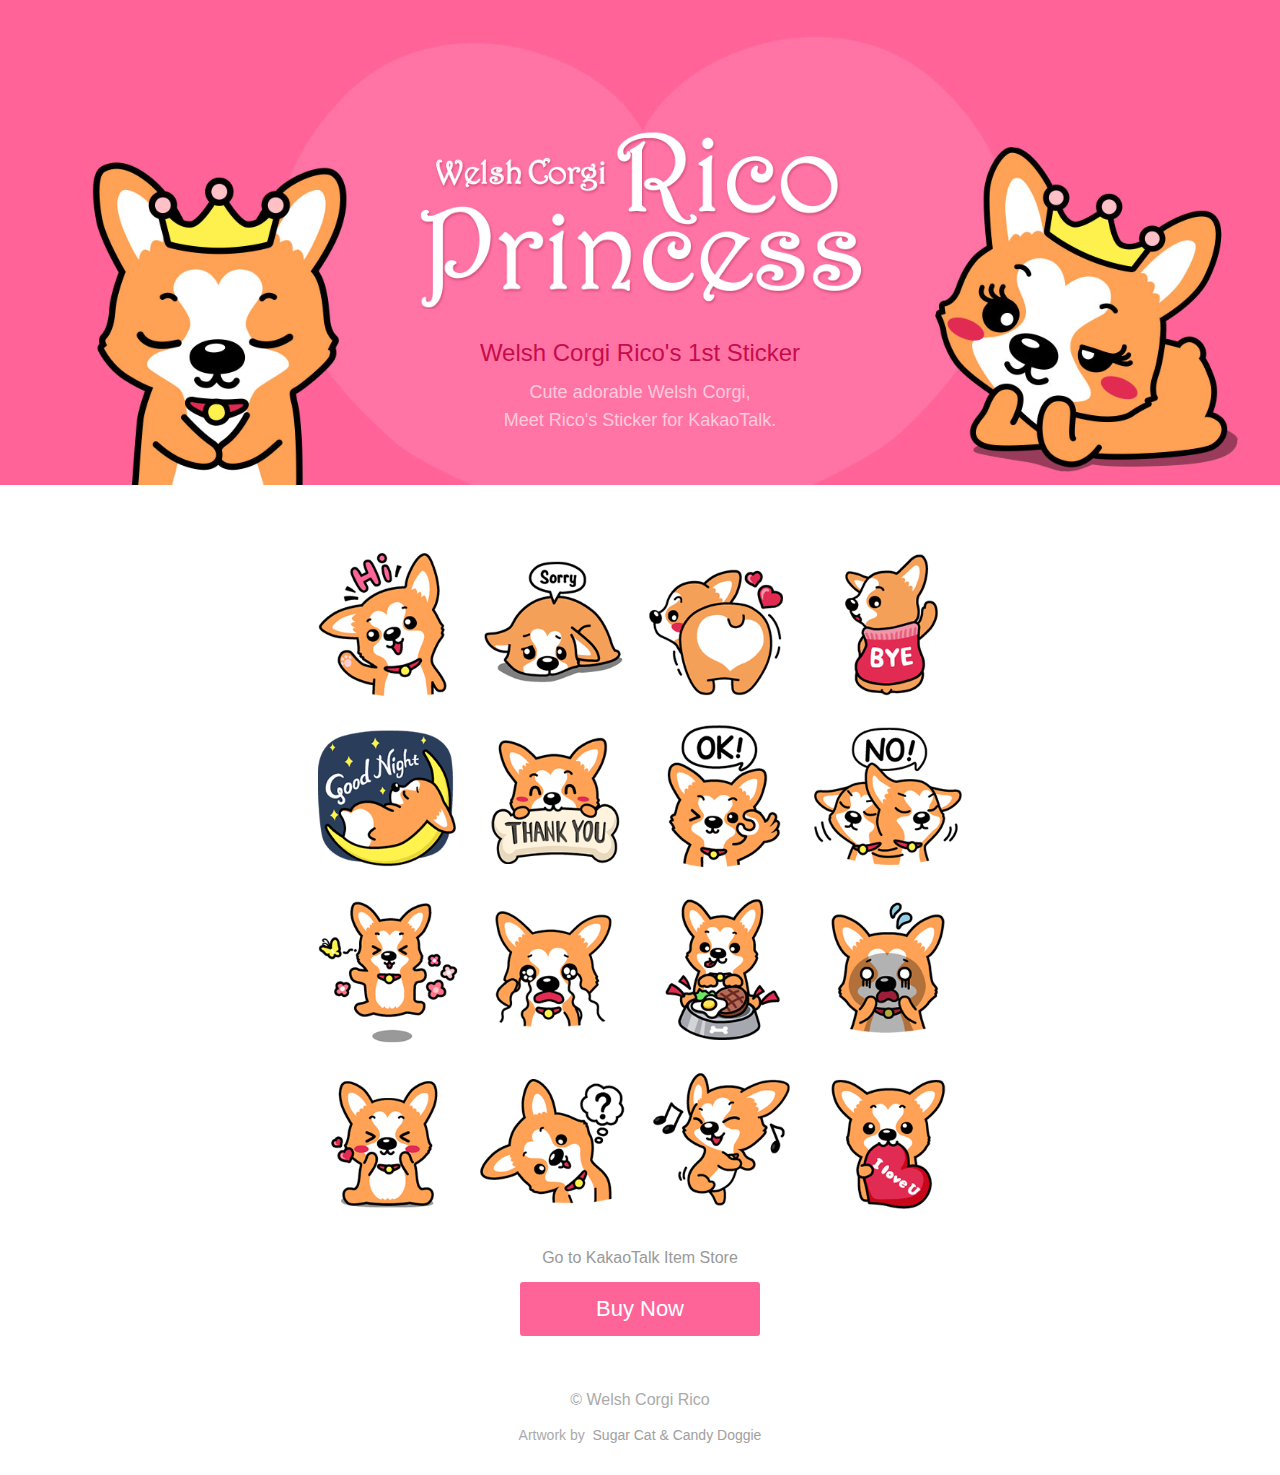
<file: ricoemoticon/index.html>
<!DOCTYPE html>
<html><head prefix="og: http://ogp.me/ns# fb: http://ogp.me/ns/fb# blog: http://ogp.me/ns/blog#">
  <title>Welsh Corgi Rico Princess</title>
  <meta charset="UTF-8">
  <meta name="viewport" content="width=device-width, initial-scale=1, maximum-scale=1">
  <meta name="keywords" content="Welsh Corgi Rico Princess">
  <meta name="description" content="Welsh Corgi Rico Princess Emoticon by Sugar Cat & Candy Doggie">
  
  <!-- Open Graph protocol -->
  <meta property="og:description" content="Welsh Corgi Rico Princess Emoticon by Sugar Cat & Candy Doggie"  />
  <meta property="og:title" content="Welsh Corgi Rico Princess"  />
  <meta property="og:image" content="http://sugarcat.com/ricoemoticon/img/og_image.jpg" />
  <meta property="og:image:width" content="250" />
  <meta property="og:image:height" content="250" />
  <meta property="og:url" content="http://sugarcat.com/ricoemoticon" />
  <meta property="og:site_name" content="Welsh Corgi Rico Princess" />
  <meta property="og:type" content="website" />

  <!-- icon -->
  <link rel="shortcut icon" href="favicon.ico">
  <link rel="apple-touch-icon" sizes="57x57" href="img/icon/apple-icon-57x57.png">
  <link rel="apple-touch-icon" sizes="60x60" href="img/icon/apple-icon-60x60.png">
  <link rel="apple-touch-icon" sizes="72x72" href="img/icon/apple-icon-72x72.png">
  <link rel="apple-touch-icon" sizes="76x76" href="img/icon/apple-icon-76x76.png">
  <link rel="apple-touch-icon" sizes="114x114" href="img/icon/apple-icon-114x114.png">
  <link rel="apple-touch-icon" sizes="120x120" href="img/icon/apple-icon-120x120.png">
  <link rel="apple-touch-icon" sizes="144x144" href="img/icon/apple-icon-144x144.png">
  <link rel="apple-touch-icon" sizes="152x152" href="img/icon/apple-icon-152x152.png">
  <link rel="apple-touch-icon" sizes="180x180" href="img/icon/apple-icon-180x180.png">
  <link rel="icon" type="image/png" sizes="192x192"  href="img/icon/android-icon-192x192.png">
  <link rel="icon" type="image/png" sizes="32x32" href="img/icon/favicon-32x32.png">
  <link rel="icon" type="image/png" sizes="96x96" href="img/icon/favicon-96x96.png">
  <link rel="icon" type="image/png" sizes="16x16" href="img/icon/favicon-16x16.png">
  <link rel="manifest" href="img/icon/manifest.json">
  <meta name="msapplication-TileColor" content="#fafafa">
  <meta name="msapplication-TileImage" content="img/icon/ms-icon-144x144.png">
  <meta name="theme-color" content="#fafafa">

  <link href="stylesheets/styles.css" rel="stylesheet" type="text/css" />
  <script src="https://ajax.googleapis.com/ajax/libs/jquery/1.11.3/jquery.min.js"></script>
  <script type="text/javascript">
  // Language
    var language = window.navigator.userLanguage || window.navigator.language;
    var lang = language.substr(0,2).toLowerCase()
    jQuery(document).ready(function($){ $('body').addClass(lang); });
    jQuery(document).ready(function($){
      if ($('body').hasClass('ko')) {
        $(".lang").addClass("hidden");
          return $("."+lang).removeClass("hidden");
      }
      else if ($('body').hasClass('ja')) {
        $(".lang").addClass("hidden");
          return $("."+lang).removeClass("hidden");
      }
    });
    
  // Smooth Scrolling
    $(function() {
    $('a[href*=#]:not([href=#])').click(function() {
      if (location.pathname.replace(/^\//,'') == this.pathname.replace(/^\//,'') && location.hostname == this.hostname) {
        var target = $(this.hash);
        target = target.length ? target : $('[name=' + this.hash.slice(1) +']');
        if (target.length) {
          $('html,body').animate({
            scrollTop: target.offset().top
            }, 1000);
            return false;
          }
        }
      });
    });
  </script>
</head>
<body>
  
  <span id="skip_top"></span>
  <!-- nav
  <div class="nav">
    <div class="pull-left">
      <a class="nav_logo" href="#skip_top">Sugar Cat &amp; Candy Doggie</a>
    </div>
    <div class="pull-right">
      <a href="#artworks">
        <span class="lang en">Artworks</span>
        <span class="lang ja hidden">Artworks</span>
        <span class="lang ko hidden">Artworks</span>
      </a>
      <a href="#shop">Shop</a>
      <a href="order/index.html">Order Portrait</a>
    </div>
    <div class="cb"></div>
  </div>
  -->
  <div class="cover_bg">
    <div class="container">
      <div class="main_content">
        <img src="img/logo.png" class="img img_logo" alt="logo">
      </div>
      <div class="main_content">
        <h1 class="semi_heading">
          <span class="lang en">Welsh Corgi Rico's 1st Sticker</span>
          <span class="lang ja hidden">Welsh Corgi Rico's 1st Sticker</span>
          <span class="lang ko hidden">웰시코기 리코의 첫번째 이모티콘</span>
        </h1>
        <p class="main_desc">
          <span class="lang en">Cute adorable Welsh Corgi,<br>Meet Rico's Sticker for KakaoTalk.</span>
          <span class="lang ja hidden">Cute adorable Welsh Corgi,<br>Meet Rico's Sticker for KakaoTalk.</span>
          <span class="lang ko hidden">귀엽고 심쿵한 웰시코기 리코공주를<br>카카오톡 이모티콘으로 만나보세요!</span>
        </p>
      </div>
    </div>
  </div>
  
  <div class="container">
    <div class="sticker_wrapper">
      <img src="img/ricoemoticon_teaser.png" class="img" alt="Rico's emoticon">
    </div>

    <div class="btn_wrapper">
      <p class="btn_header_info">
        <span class="lang en">Go to KakaoTalk Item Store</span>
        <span class="lang ja hidden">Go to KakaoTalk Item Store</span>
        <span class="lang ko hidden">카카오톡 아이템 스토어 바로가기</span>
      </p>
      <a class="btn" href="https://emoticon.kakao.com/items/Mzz1ZySzf2ltJBJZdwvS5SzWRHk=?lang=ko&referer=share_link" target="_blank">
        <span class="lang en">Buy Now</span>
        <span class="lang ja hidden">Buy Now</span>
        <span class="lang ko hidden">구매하기</span>
      </a>
    </div>
  </div>


  <div class="container">
    <!--Countac Us
      <div class="text_btn_wrapper">
        <a class="text_btn" href="mailto:sugarcatcandydoggie@gmail.com?subject=Hello! Sugar Cat and Candy Doggie">Contact us</a>
      </div> 
      <div class="links">
        <a class="link link_facebook" href="http://facebook.com/sugarcatcandydoggie" target="_blank">Facebook</a>
        <a class="link link_instagram" href="http://instagram.com/sugarcat_candydoggie" target="_blank">Instagram</a>    
        <a class="link link_twitter"href="http://twitter.com/sugarcat_doggie" target="_blank">Twitter</a>
      </div>
    -->
    <div class="copyright">
      <a class="gray" href="https://www.facebook.com/WelshCorgiRico/" target="_blank">
        <span class="lang en">&copy; Welsh Corgi Rico</span>
        <span class="lang ja hidden">&copy; Welsh Corgi Rico</span>
        <span class="lang ko hidden">&copy; Welsh Corgi Rico</span>
      </a>
    </div>

    <div class="artist_info">Artwork by&nbsp;
        <a class="gray,artist_info a" href="http://sugarcat.com" target="_blank">
            <span class="lang en">Sugar Cat &amp; Candy Doggie</span>
            <span class="lang ja hidden">Sugar Cat &amp; Candy Doggie</span>
            <span class="lang ko hidden">Sugar Cat &amp; Candy Doggie</span>
        </a>
    </div>
    <br>

    <!--seller info
        <br>

        <p class="seller_info">

          <span class="lang en"><b>Sugar Cat &amp; Candy Doggie</b> Sanghun Lee / 92, Hwarang-ro 18-gil, Seongbuk-gu, Seoul Rep. of KOREA / Business Registration No.<span>897-42-00082</span> / E-Commerce Registration No.<span>2015-서울성북-00982</span> / Trademark Application No.<span><a href="http://goo.gl/RbmPbz" target="_blank">4520150010434</a></span> / E-mail:<span><a href="mailto:sugarcatcandydoggie@gmail.com">sugarcatcandydoggie@gmail.com</a></span></span>

          <span class="lang ja hidden"><b>Sugar Cat &amp; Candy Doggie</b> Sanghun Lee / 92, Hwarang-ro 18-gil, Seongbuk-gu, Seoul Rep. of KOREA / Business Registration No.<span>897-42-00082</span> / E-Commerce Registration No.<span>2015-서울성북-00982</span> / Trademark Application No.<span><a href="http://goo.gl/RbmPbz" target="_blank">4520150010434</a></span> / E-mail:<span><a href="mailto:sugarcatcandydoggie@gmail.com">sugarcatcandydoggie@gmail.com</a></span></span>

          <span class="lang ko hidden"><b>슈가캣&amp;캔디도기</b> 이상훈 / 서울특별시 성북구 화랑로18길 92 / 사업자등록번호:<span>897-42-00082</span> / 통신판매업 신고번호:<span>2015-서울성북-00982</span> / 상표 출원:<span><a href="http://goo.gl/RbmPbz" target="_blank">4520150010434</a></span> / 전화번호:<span><a href="tel:821048472161">010-4847-2161</a></span> / 이메일:<span><a href="mailto:sugarcatcandydoggie@gmail.com">sugarcatcandydoggie@gmail.com</a></span></span>
        </p>
    -->
  </div>    
    

  
</body>
</html>
</file>
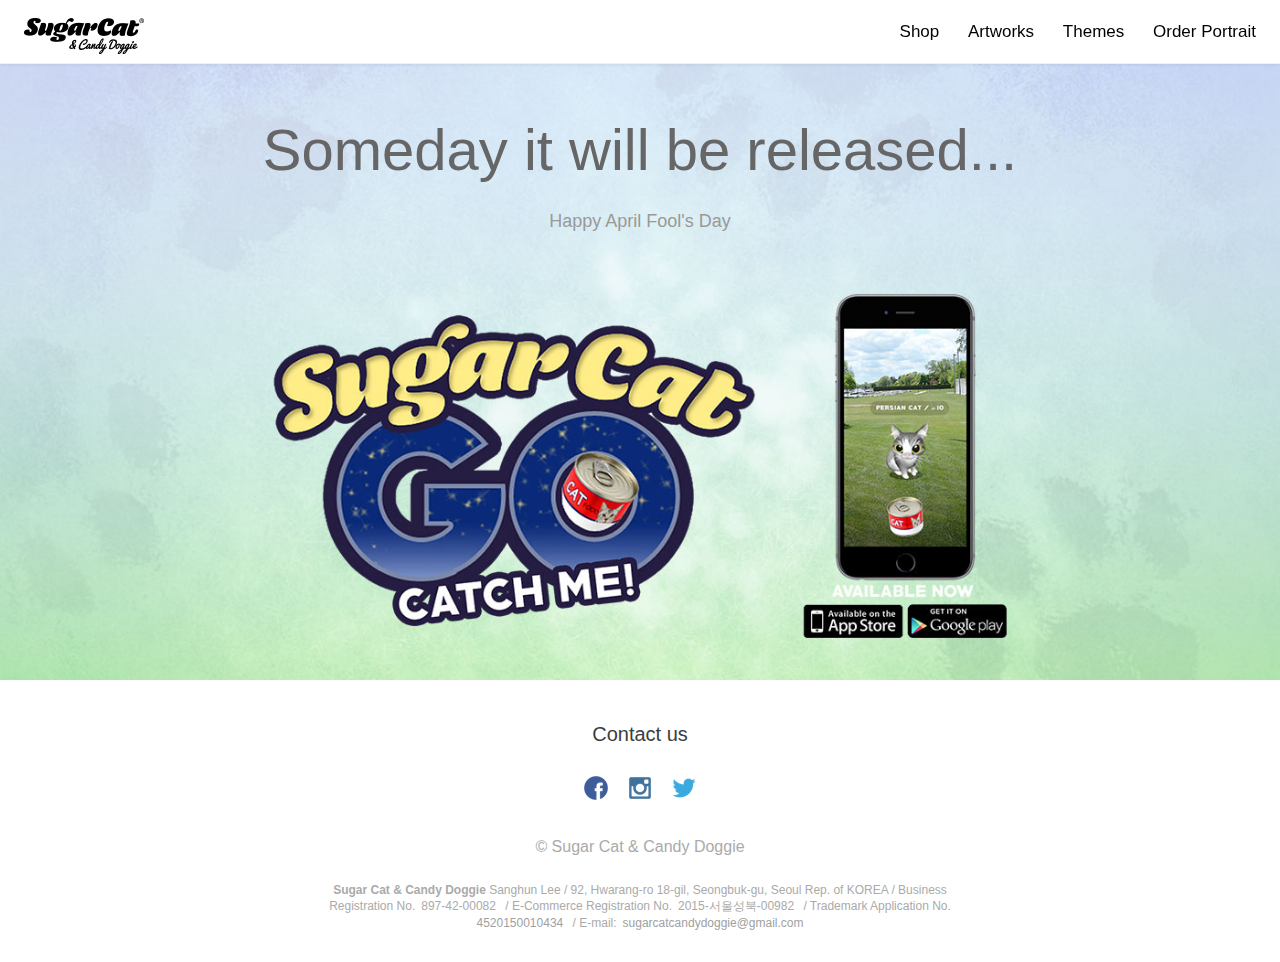
<file: sugarcatgo/index.html>
<!DOCTYPE html>
<html><head prefix="og: http://ogp.me/ns# fb: http://ogp.me/ns/fb# blog: http://ogp.me/ns/blog#">
  <title>Sugarcat GO!</title>
  <meta charset="UTF-8">
  <meta name="viewport" content="width=device-width, initial-scale=1, maximum-scale=1">
  <meta name="keywords" content="Sugar Cat & Candy Doggie">
  <meta name="description" content="Sugar Cat & Candy Doggie : Play Sugarcat GO!">
  
  <!-- Open Graph protocol -->
  <meta property="og:description" content="Play Sugarcat GO!"  />
  <meta property="og:title" content="Sugarcat GO!"  />
  <meta property="og:image" content="http://sugarcat.com/img/sugarcatgo/sugarcatGO_banner.jpg" />
  <meta property="og:image:width" content="996" />
  <meta property="og:image:height" content="560" />
  <meta property="og:url" content="http://sugarcat.com/sugarcatgo" />
  <meta property="og:site_name" content="Sugarcat GO!" />
  <meta property="og:type" content="website" />

  <!-- icon -->
  <link rel="shortcut icon" href="favicon.ico">
  <link rel="apple-touch-icon" sizes="57x57" href="../img/icon/apple-icon-57x57.png">
  <link rel="apple-touch-icon" sizes="60x60" href="../img/icon/apple-icon-60x60.png">
  <link rel="apple-touch-icon" sizes="72x72" href="../img/icon/apple-icon-72x72.png">
  <link rel="apple-touch-icon" sizes="76x76" href="../img/icon/apple-icon-76x76.png">
  <link rel="apple-touch-icon" sizes="114x114" href="../img/icon/apple-icon-114x114.png">
  <link rel="apple-touch-icon" sizes="120x120" href="../img/icon/apple-icon-120x120.png">
  <link rel="apple-touch-icon" sizes="144x144" href="../img/icon/apple-icon-144x144.png">
  <link rel="apple-touch-icon" sizes="152x152" href="../img/icon/apple-icon-152x152.png">
  <link rel="apple-touch-icon" sizes="180x180" href="../img/icon/apple-icon-180x180.png">
  <link rel="icon" type="image/png" sizes="192x192"  href="../img/icon/android-icon-192x192.png">
  <link rel="icon" type="image/png" sizes="32x32" href="../img/icon/favicon-32x32.png">
  <link rel="icon" type="image/png" sizes="96x96" href="../img/icon/favicon-96x96.png">
  <link rel="icon" type="image/png" sizes="16x16" href="../img/icon/favicon-16x16.png">
  <link rel="manifest" href="../img/icon/manifest.json">
  <meta name="msapplication-TileColor" content="#ffffff">
  <meta name="msapplication-TileImage" content="../img/icon/ms-icon-144x144.png">
  <meta name="theme-color" content="#ffffff">

  <link href="../stylesheets/styles.css" rel="stylesheet" type="text/css" />
  <script src="https://ajax.googleapis.com/ajax/libs/jquery/1.11.3/jquery.min.js"></script>
  <script type="text/javascript">
  // Language
    var language = window.navigator.userLanguage || window.navigator.language;
    var lang = language.substr(0,2).toLowerCase()
    jQuery(document).ready(function($){ $('body').addClass(lang); });
    jQuery(document).ready(function($){
      if ($('body').hasClass('ko')) {
        $(".lang").addClass("hidden");
          return $("."+lang).removeClass("hidden");
      }
      else if ($('body').hasClass('ja')) {
        $(".lang").addClass("hidden");
          return $("."+lang).removeClass("hidden");
      }
    });
    
  // Smooth Scrolling
    $(function() {
    $('a[href*=#]:not([href=#])').click(function() {
      if (location.pathname.replace(/^\//,'') == this.pathname.replace(/^\//,'') && location.hostname == this.hostname) {
        var target = $(this.hash);
        target = target.length ? target : $('[name=' + this.hash.slice(1) +']');
        if (target.length) {
          $('html,body').animate({
            scrollTop: target.offset().top
            }, 1000);
            return false;
          }
        }
      });
    });
  </script>
</head>
<body>

  <span id="skip_top"></span>



  <div class="nav">
    <div class="pull-left">
      <a class="nav_logo" href="../index.html">Sugar Cat &amp; Candy Doggie</a>
    </div>
    <div class="pull-right">
      <span class="lang en"><a href="../index.html#shop">Shop</a></span>
      <span class="lang ko hidden"><a href="http://sugarcats.co.kr" target="_blank">Shop</a></span>
      <a href="../index.html#artworks2">Artworks</a>
      <a href="../index.html#themes2">Themes</a>
      <a href="../order/index.html">Order Portrait</a>
    </div>
    <div class="cb"></div>
  </div>
  


  <div class="content_wrapper">





    <div class="container sugarcatgo_img_detail">
      <div id="order_detail_1" class="nav_link_position"></div>
      <div class="main_content">
        <h1 class="heading large">
          <span class="lang en">Someday it will be released...</span>
          <span class="lang ja hidden">Someday it will be released...</span>
          <span class="lang ko hidden">언젠가는 출시될거예요...</span>
        </h1>
        <p class="main_desc">
          <span class="lang en">Happy April Fool's Day</span>
          <span class="lang ja hidden">Happy April Fool's Day</span>
          <span class="lang ko hidden">행복한 만우절 되시길... </span>
        </p>
      </div>
    </div>

   




    <div class="order_content">

    </div>
  </div>

  <div class="container">
    <div class="text_btn_wrapper">
      <a class="text_btn" href="mailto:sugarcatcandydoggie@gmail.com?subject=Hello! Sugar Cat and Candy Doggie">Contact us</a>
    </div>
    <div class="links">
      <a class="link link_facebook" href="http://facebook.com/sugarcatcandydoggie" target="_blank">Facebook</a>
      <a class="link link_instagram" href="http://instagram.com/sugarcat_candydoggie" target="_blank">Instagram</a>    
      <a class="link link_twitter"href="http://twitter.com/sugarcat_doggie" target="_blank">Twitter</a>
    </div>

    <div class="copyright">
      <a class="gray" href="http://sugarcat.com" target="_blank">
        <span class="lang en">&copy; Sugar Cat &amp; Candy Doggie</span>
        <span class="lang ja hidden">&copy; Sugar Cat &amp; Candy Doggie</span>
        <span class="lang ko hidden">&copy; Sugar Cat &amp; Candy Doggie</span>
      </a>
      <br>
      <p class="seller_info">

        <span class="lang en"><b>Sugar Cat &amp; Candy Doggie</b> Sanghun Lee / 92, Hwarang-ro 18-gil, Seongbuk-gu, Seoul Rep. of KOREA / Business Registration No.<span>897-42-00082</span> / E-Commerce Registration No.<span>2015-서울성북-00982</span> / Trademark Application No.<span><a href="http://goo.gl/RbmPbz" target="_blank">4520150010434</a></span> / E-mail:<span><a href="mailto:sugarcatcandydoggie@gmail.com">sugarcatcandydoggie@gmail.com</a></span></span>

        <span class="lang ja hidden"><b>Sugar Cat &amp; Candy Doggie</b> Sanghun Lee / 92, Hwarang-ro 18-gil, Seongbuk-gu, Seoul Rep. of KOREA / Business Registration No.<span>897-42-00082</span> / E-Commerce Registration No.<span>2015-서울성북-00982</span> / Trademark Application No.<span><a href="http://goo.gl/RbmPbz" target="_blank">4520150010434</a></span> / E-mail:<span><a href="mailto:sugarcatcandydoggie@gmail.com">sugarcatcandydoggie@gmail.com</a></span></span>

        <span class="lang ko hidden"><b>슈가캣&amp;캔디도기</b> 이상훈 / 서울특별시 성북구 화랑로18길 92 / 사업자등록번호:<span>897-42-00082</span> / 통신판매업 신고번호:<span>2015-서울성북-00982</span> / 상표 출원:<span><a href="http://goo.gl/RbmPbz" target="_blank">4520150010434</a></span> / 전화번호:<span><a href="tel:821048472161">070-8839-5990</a></span> / 이메일:<span><a href="mailto:sugarcatcandydoggie@gmail.com">sugarcatcandydoggie@gmail.com</a></span></span>

      </p>
    </div>

  </div>    
    

  
</body>
</html>
</file>
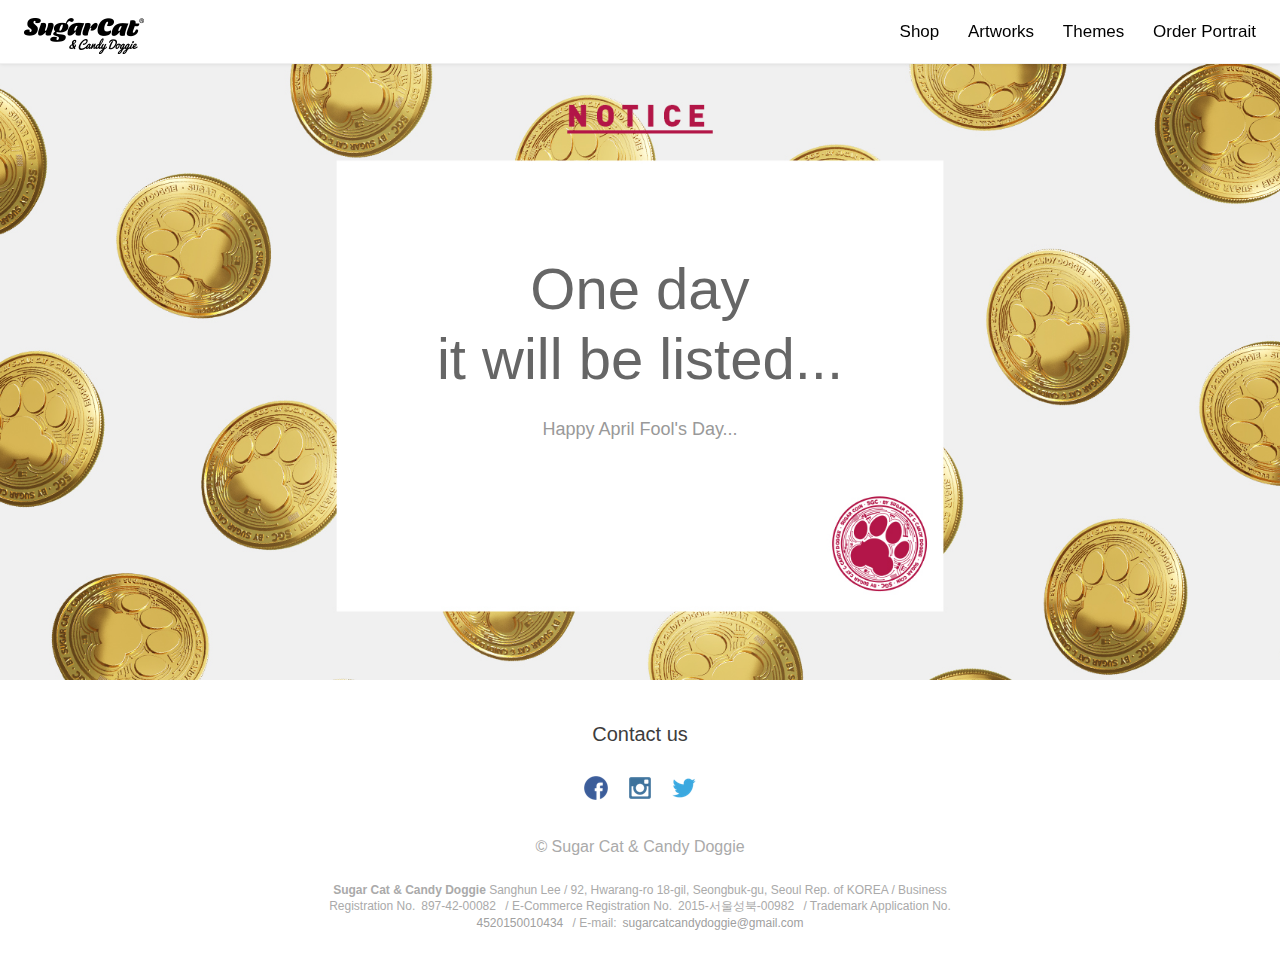
<file: sugarcoin/index.html>
<!DOCTYPE html>
<html><head prefix="og: http://ogp.me/ns# fb: http://ogp.me/ns/fb# blog: http://ogp.me/ns/blog#">
  <title>Sugarcat COIN</title>
  <meta charset="UTF-8">
  <meta name="viewport" content="width=device-width, initial-scale=1, maximum-scale=1">
  <meta name="keywords" content="Sugar Cat & Candy Doggie">
  <meta name="description" content="Sugar Cat & Candy Doggie : SugarCOIN">
  
  <!-- Open Graph protocol -->
  <meta property="og:description" content="Invest in the SugarCOIN!"  />
  <meta property="og:title" content="SugarCOIN"  />
  <meta property="og:image" content="http://sugarcat.com/img/sugarcoin/banner.jpg" />
  <meta property="og:image:width" content="996" />
  <meta property="og:image:height" content="560" />
  <meta property="og:url" content="http://sugarcat.com/sugarcoin" />
  <meta property="og:site_name" content="SugarCOIN" />
  <meta property="og:type" content="website" />

  <!-- icon -->
  <link rel="shortcut icon" href="favicon.ico">
  <link rel="apple-touch-icon" sizes="57x57" href="../img/icon/apple-icon-57x57.png">
  <link rel="apple-touch-icon" sizes="60x60" href="../img/icon/apple-icon-60x60.png">
  <link rel="apple-touch-icon" sizes="72x72" href="../img/icon/apple-icon-72x72.png">
  <link rel="apple-touch-icon" sizes="76x76" href="../img/icon/apple-icon-76x76.png">
  <link rel="apple-touch-icon" sizes="114x114" href="../img/icon/apple-icon-114x114.png">
  <link rel="apple-touch-icon" sizes="120x120" href="../img/icon/apple-icon-120x120.png">
  <link rel="apple-touch-icon" sizes="144x144" href="../img/icon/apple-icon-144x144.png">
  <link rel="apple-touch-icon" sizes="152x152" href="../img/icon/apple-icon-152x152.png">
  <link rel="apple-touch-icon" sizes="180x180" href="../img/icon/apple-icon-180x180.png">
  <link rel="icon" type="image/png" sizes="192x192"  href="../img/icon/android-icon-192x192.png">
  <link rel="icon" type="image/png" sizes="32x32" href="../img/icon/favicon-32x32.png">
  <link rel="icon" type="image/png" sizes="96x96" href="../img/icon/favicon-96x96.png">
  <link rel="icon" type="image/png" sizes="16x16" href="../img/icon/favicon-16x16.png">
  <link rel="manifest" href="../img/icon/manifest.json">
  <meta name="msapplication-TileColor" content="#ffffff">
  <meta name="msapplication-TileImage" content="../img/icon/ms-icon-144x144.png">
  <meta name="theme-color" content="#ffffff">

  <link href="../stylesheets/styles.css" rel="stylesheet" type="text/css" />
  <script src="https://ajax.googleapis.com/ajax/libs/jquery/1.11.3/jquery.min.js"></script>
  <script type="text/javascript">
  // Language
    var language = window.navigator.userLanguage || window.navigator.language;
    var lang = language.substr(0,2).toLowerCase()
    jQuery(document).ready(function($){ $('body').addClass(lang); });
    jQuery(document).ready(function($){
      if ($('body').hasClass('ko')) {
        $(".lang").addClass("hidden");
          return $("."+lang).removeClass("hidden");
      }
      else if ($('body').hasClass('ja')) {
        $(".lang").addClass("hidden");
          return $("."+lang).removeClass("hidden");
      }
    });
    
  // Smooth Scrolling
    $(function() {
    $('a[href*=#]:not([href=#])').click(function() {
      if (location.pathname.replace(/^\//,'') == this.pathname.replace(/^\//,'') && location.hostname == this.hostname) {
        var target = $(this.hash);
        target = target.length ? target : $('[name=' + this.hash.slice(1) +']');
        if (target.length) {
          $('html,body').animate({
            scrollTop: target.offset().top
            }, 1000);
            return false;
          }
        }
      });
    });
  </script>
</head>
<body>

  <span id="skip_top"></span>



  <div class="nav">
    <div class="pull-left">
      <a class="nav_logo" href="../index.html">Sugar Cat &amp; Candy Doggie</a>
    </div>
    <div class="pull-right">
      <span class="lang en"><a href="../index.html#shop">Shop</a></span>
      <span class="lang ko hidden"><a href="http://sugarcats.co.kr" target="_blank">Shop</a></span>
      <a href="../index.html#artworks2">Artworks</a>
      <a href="../index.html#themes2">Themes</a>
      <a href="../order/index.html">Order Portrait</a>
    </div>
    <div class="cb"></div>
  </div>
  


  <div class="content_wrapper">





    <div class="container sugarcoin_img_detail">
      <div id="order_detail_1" class="nav_link_position"></div>
      <div class="main_content">
        <h1 class="heading large">
          <span class="lang en"><br><br>One day<br>it will be listed...</span>
          <span class="lang ja hidden"><br><br>One day<br>it will be listed...</span>
          <span class="lang ko hidden"><br><br>코인을<br>찾을 수 없습니다.</span>
        </h1>
        <p class="main_desc">
          <span class="lang en">Happy April Fool's Day...</span>
          <span class="lang ja hidden">Happy April Fool's Day...</span>
          <span class="lang ko hidden">아무쪼록 부자되시길...<br>- 4.1일 만우절에 -</span>
        </p>
      </div>
    </div>

   




    <div class="order_content">

    </div>
  </div>

  <div class="container">
    <div class="text_btn_wrapper">
      <a class="text_btn" href="mailto:sugarcatcandydoggie@gmail.com?subject=Hello! Sugar Cat and Candy Doggie">Contact us</a>
    </div>
    <div class="links">
      <a class="link link_facebook" href="http://facebook.com/sugarcatcandydoggie" target="_blank">Facebook</a>
      <a class="link link_instagram" href="http://instagram.com/sugarcat_candydoggie" target="_blank">Instagram</a>    
      <a class="link link_twitter"href="http://twitter.com/sugarcat_doggie" target="_blank">Twitter</a>
    </div>

    <div class="copyright">
      <a class="gray" href="http://sugarcat.com" target="_blank">
        <span class="lang en">&copy; Sugar Cat &amp; Candy Doggie</span>
        <span class="lang ja hidden">&copy; Sugar Cat &amp; Candy Doggie</span>
        <span class="lang ko hidden">&copy; Sugar Cat &amp; Candy Doggie</span>
      </a>
      <br>
      <p class="seller_info">

        <span class="lang en"><b>Sugar Cat &amp; Candy Doggie</b> Sanghun Lee / 92, Hwarang-ro 18-gil, Seongbuk-gu, Seoul Rep. of KOREA / Business Registration No.<span>897-42-00082</span> / E-Commerce Registration No.<span>2015-서울성북-00982</span> / Trademark Application No.<span><a href="http://goo.gl/RbmPbz" target="_blank">4520150010434</a></span> / E-mail:<span><a href="mailto:sugarcatcandydoggie@gmail.com">sugarcatcandydoggie@gmail.com</a></span></span>

        <span class="lang ja hidden"><b>Sugar Cat &amp; Candy Doggie</b> Sanghun Lee / 92, Hwarang-ro 18-gil, Seongbuk-gu, Seoul Rep. of KOREA / Business Registration No.<span>897-42-00082</span> / E-Commerce Registration No.<span>2015-서울성북-00982</span> / Trademark Application No.<span><a href="http://goo.gl/RbmPbz" target="_blank">4520150010434</a></span> / E-mail:<span><a href="mailto:sugarcatcandydoggie@gmail.com">sugarcatcandydoggie@gmail.com</a></span></span>

        <span class="lang ko hidden"><b>슈가캣&amp;캔디도기</b> 이상훈 / 서울특별시 성북구 화랑로18길 92 / 사업자등록번호:<span>897-42-00082</span> / 통신판매업 신고번호:<span>2015-서울성북-00982</span> / 상표 출원:<span><a href="http://goo.gl/RbmPbz" target="_blank">4520150010434</a></span> / 전화번호:<span><a href="tel:821048472161">070-8839-5990</a></span> / 이메일:<span><a href="mailto:sugarcatcandydoggie@gmail.com">sugarcatcandydoggie@gmail.com</a></span></span>

      </p>
    </div>

  </div>    
    

  
</body>
</html>
</file>
